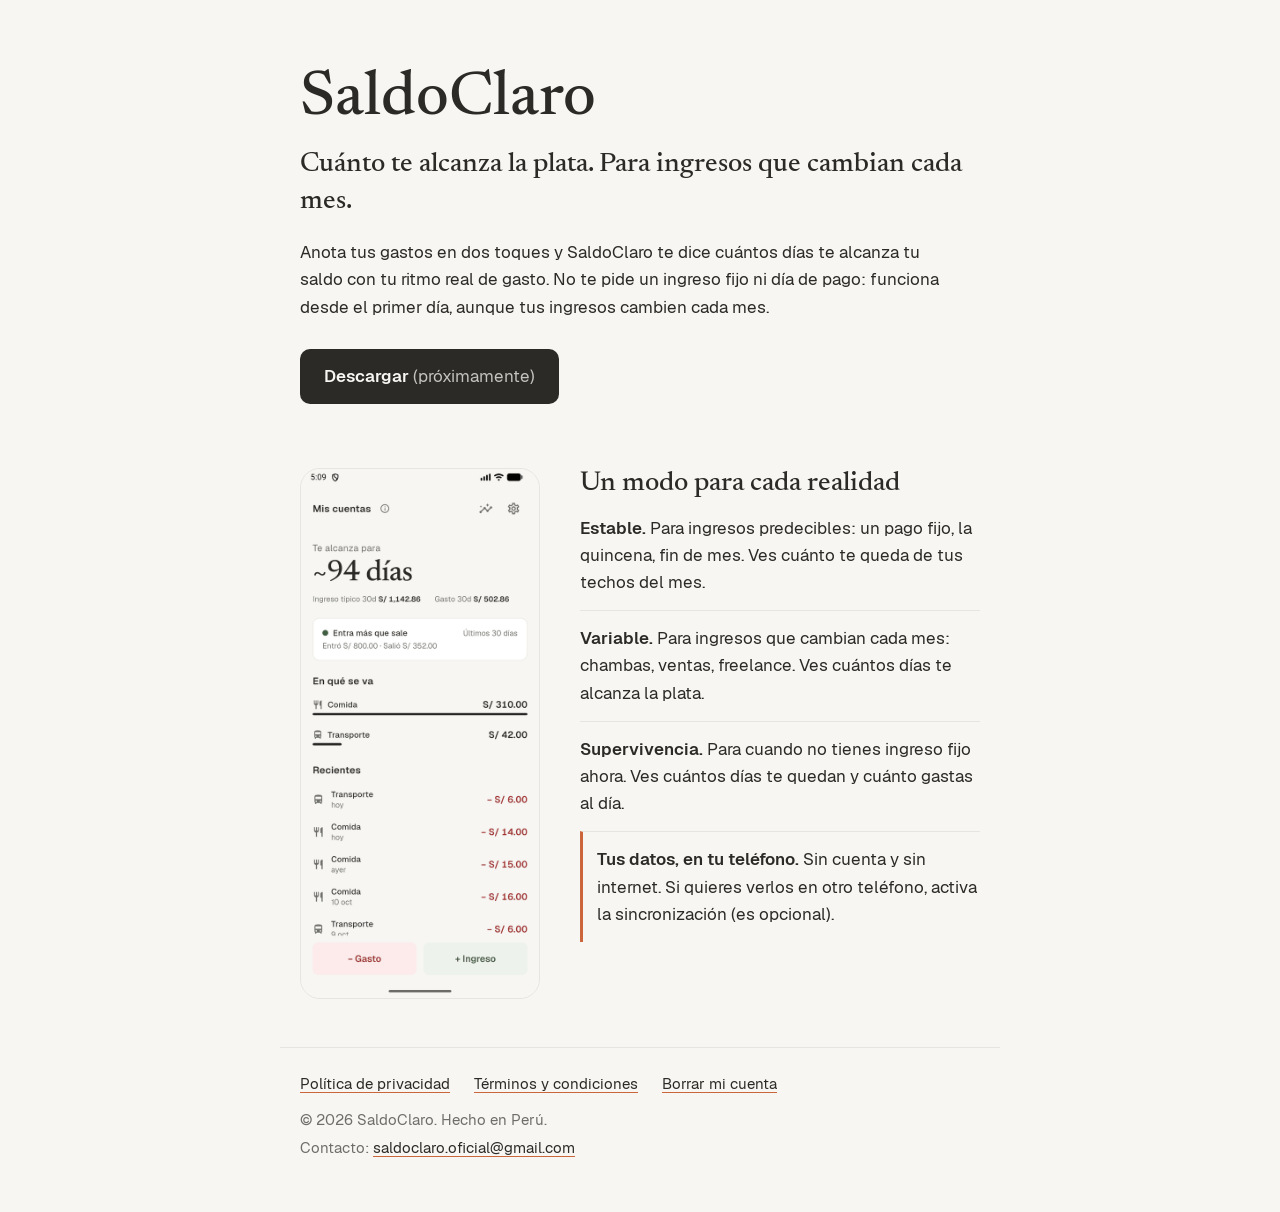
<file: docs/landing/index.html>
<!DOCTYPE html>
<html lang="es">
<head>
  <meta charset="utf-8">
  <meta name="viewport" content="width=device-width, initial-scale=1">
  <title>SaldoClaro: cuánto te alcanza la plata</title>
  <meta name="description" content="Cuánto te alcanza la plata. Para ingresos que cambian cada mes. Funciona sin cuenta y sin internet. La sincronización con la nube es opcional.">
  <link rel="stylesheet" href="styles.css">
</head>
<body>
  <main>
    <header class="hero">
      <h1>SaldoClaro</h1>
      <p class="lead">Cuánto te alcanza la plata. Para ingresos que cambian cada mes.</p>
      <p>Anota tus gastos en dos toques y SaldoClaro te dice cuántos días te alcanza tu saldo con tu ritmo real de gasto. No te pide un ingreso fijo ni día de pago: funciona desde el primer día, aunque tus ingresos cambien cada mes.</p>
      <a class="button" href="#descargar" id="descargar">Descargar <span class="note">(próximamente)</span></a>
    </header>

    <section class="show" aria-labelledby="modos">
      <img src="home.png" width="540" height="1200" alt="Pantalla principal de SaldoClaro en modo Variable: te alcanza para unos 94 días, con el ingreso típico y el gasto de 30 días.">
      <div>
        <h2 id="modos">Un modo para cada realidad</h2>
        <ul class="points">
          <li><strong>Estable.</strong> Para ingresos predecibles: un pago fijo, la quincena, fin de mes. Ves cuánto te queda de tus techos del mes.</li>
          <li><strong>Variable.</strong> Para ingresos que cambian cada mes: chambas, ventas, freelance. Ves cuántos días te alcanza la plata.</li>
          <li><strong>Supervivencia.</strong> Para cuando no tienes ingreso fijo ahora. Ves cuántos días te quedan y cuánto gastas al día.</li>
          <li class="private"><strong>Tus datos, en tu teléfono.</strong> Sin cuenta y sin internet. Si quieres verlos en otro teléfono, activa la sincronización (es opcional).</li>
        </ul>
      </div>
    </section>
  </main>

  <footer>
    <nav aria-label="Legal">
      <a href="privacidad.html">Política de privacidad</a>
      <a href="terminos.html">Términos y condiciones</a>
      <a href="borrar-cuenta.html">Borrar mi cuenta</a>
    </nav>
    <p>© 2026 SaldoClaro. Hecho en Perú.</p>
    <p>Contacto: <a href="mailto:saldoclaro.oficial@gmail.com">saldoclaro.oficial@gmail.com</a></p>
  </footer>
</body>
</html>
</file>
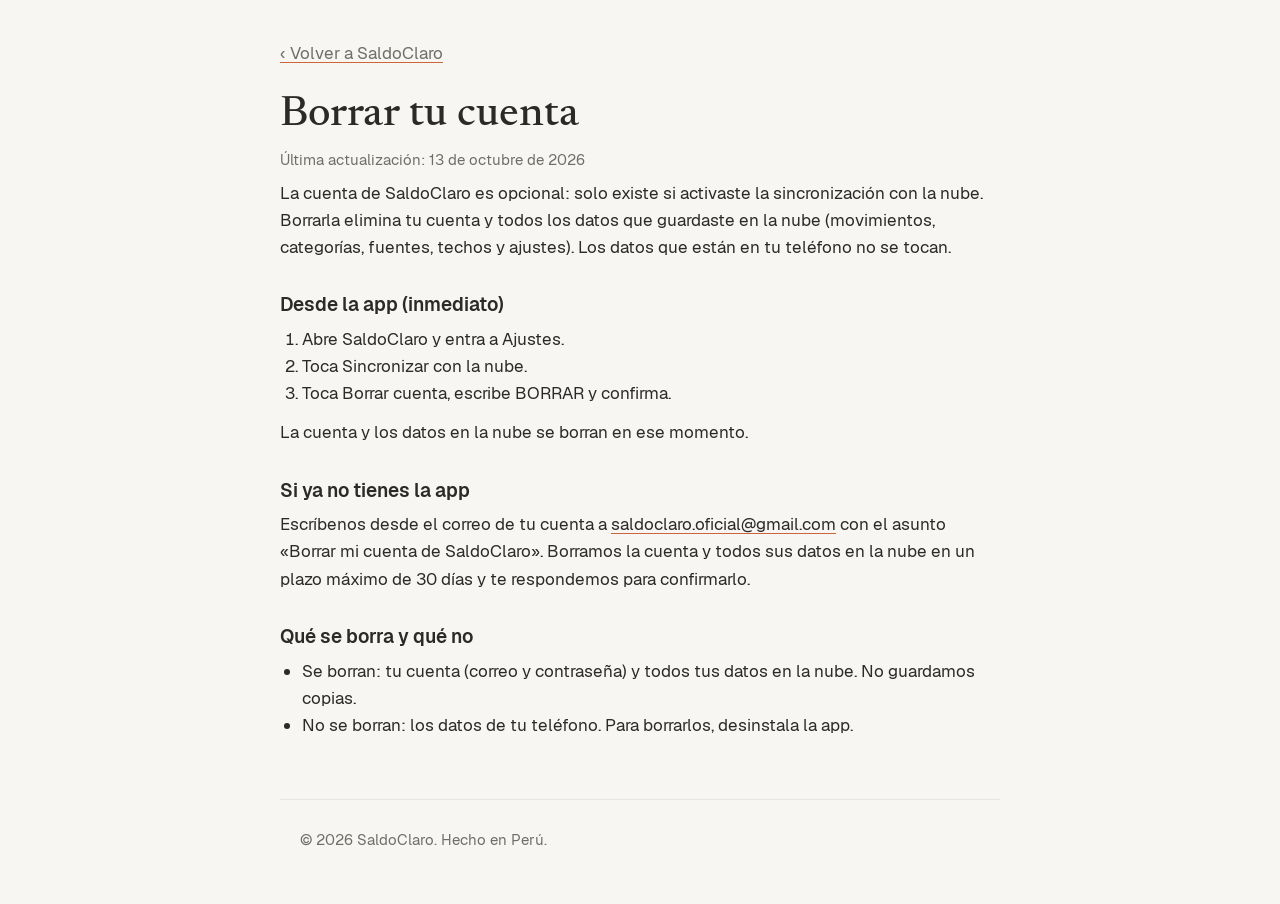
<file: docs/landing/borrar-cuenta.html>
<!DOCTYPE html>
<html lang="es">
<head>
  <meta charset="utf-8">
  <meta name="viewport" content="width=device-width, initial-scale=1">
  <title>Borrar tu cuenta | SaldoClaro</title>
  <link rel="stylesheet" href="styles.css">
</head>
<body>
  <main class="legal">
    <a class="back" href="index.html">‹ Volver a SaldoClaro</a>
    <h1>Borrar tu cuenta</h1>
    <p class="updated">Última actualización: 13 de octubre de 2026</p>

    <p>La cuenta de SaldoClaro es opcional: solo existe si activaste la sincronización con la nube. Borrarla elimina tu cuenta y todos los datos que guardaste en la nube (movimientos, categorías, fuentes, techos y ajustes). Los datos que están en tu teléfono no se tocan.</p>

    <h2>Desde la app (inmediato)</h2>
    <ol>
      <li>Abre SaldoClaro y entra a Ajustes.</li>
      <li>Toca Sincronizar con la nube.</li>
      <li>Toca Borrar cuenta, escribe BORRAR y confirma.</li>
    </ol>
    <p>La cuenta y los datos en la nube se borran en ese momento.</p>

    <h2>Si ya no tienes la app</h2>
    <p>Escríbenos desde el correo de tu cuenta a <a href="mailto:saldoclaro.oficial@gmail.com?subject=Borrar%20mi%20cuenta%20de%20SaldoClaro&amp;body=Quiero%20borrar%20mi%20cuenta%20de%20SaldoClaro%20y%20todos%20mis%20datos%20en%20la%20nube.%20Mi%20correo%20de%20la%20cuenta%20es%3A%20">saldoclaro.oficial@gmail.com</a> con el asunto «Borrar mi cuenta de SaldoClaro». Borramos la cuenta y todos sus datos en la nube en un plazo máximo de 30 días y te respondemos para confirmarlo.</p>

    <h2>Qué se borra y qué no</h2>
    <ul>
      <li>Se borran: tu cuenta (correo y contraseña) y todos tus datos en la nube. No guardamos copias.</li>
      <li>No se borran: los datos de tu teléfono. Para borrarlos, desinstala la app.</li>
    </ul>
  </main>
  <footer>
    <p>© 2026 SaldoClaro. Hecho en Perú.</p>
  </footer>
</body>
</html>
</file>
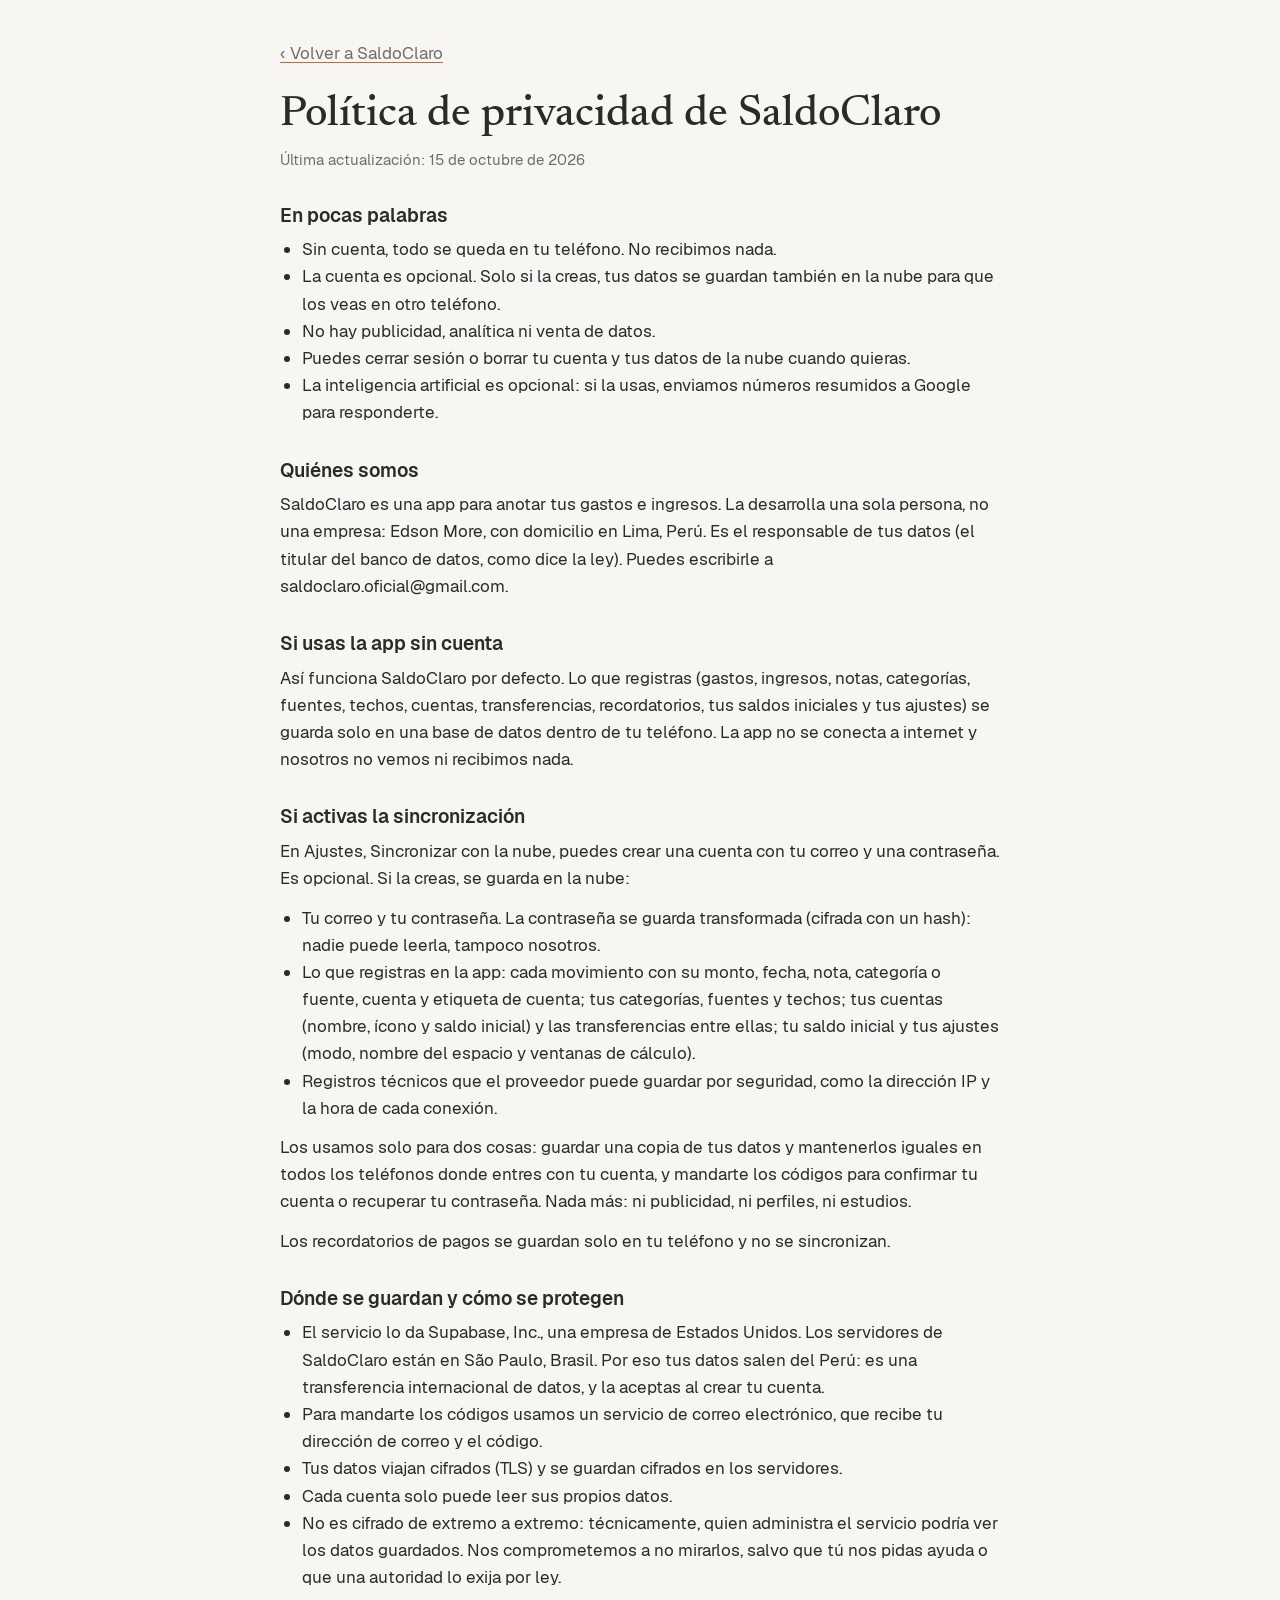
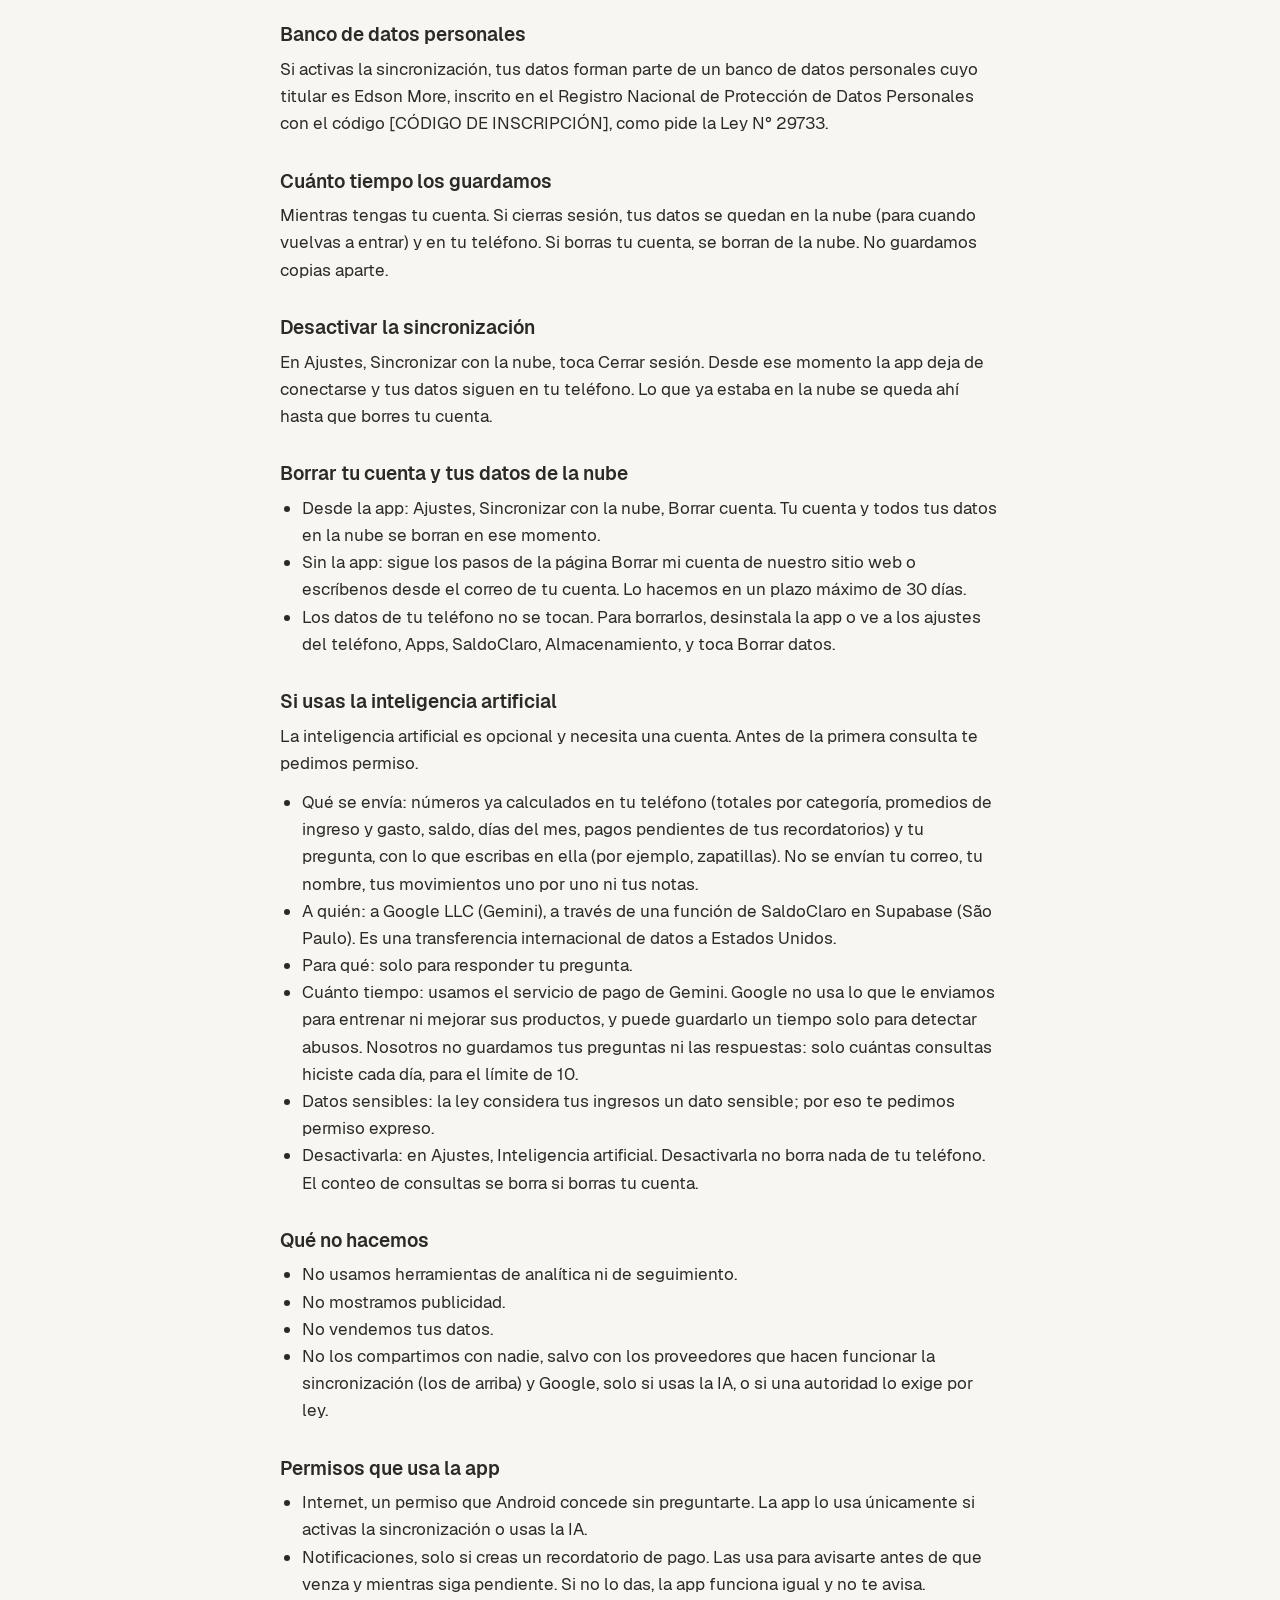
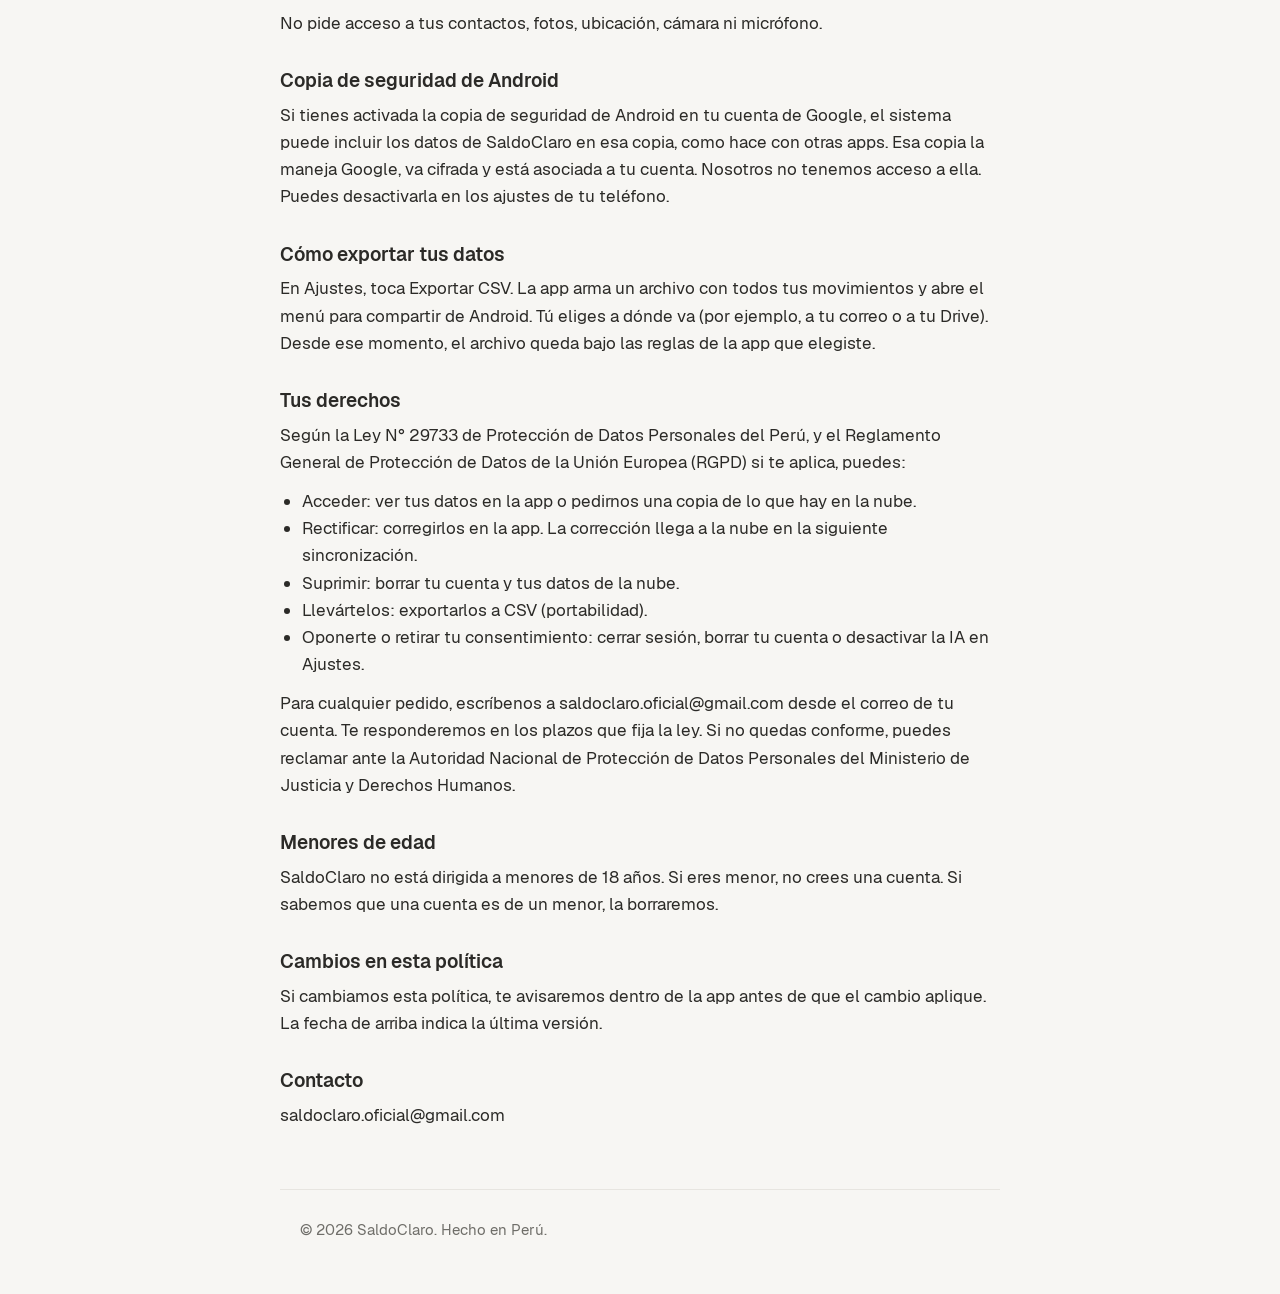
<file: docs/landing/privacidad.html>
<!DOCTYPE html>
<html lang="es">
<head>
  <meta charset="utf-8">
  <meta name="viewport" content="width=device-width, initial-scale=1">
  <title>Política de privacidad | SaldoClaro</title>
  <link rel="stylesheet" href="styles.css">
</head>
<body>
  <main class="legal">
    <a class="back" href="index.html">‹ Volver a SaldoClaro</a>
    <h1>Política de privacidad de SaldoClaro</h1>
    <p class="updated">Última actualización: 15 de octubre de 2026</p>
    <h2>En pocas palabras</h2>
    <ul>
      <li>Sin cuenta, todo se queda en tu teléfono. No recibimos nada.</li>
      <li>La cuenta es opcional. Solo si la creas, tus datos se guardan también en la nube para que los veas en otro teléfono.</li>
      <li>No hay publicidad, analítica ni venta de datos.</li>
      <li>Puedes cerrar sesión o borrar tu cuenta y tus datos de la nube cuando quieras.</li>
      <li>La inteligencia artificial es opcional: si la usas, enviamos números resumidos a Google para responderte.</li>
    </ul>
    <h2>Quiénes somos</h2>
    <p>SaldoClaro es una app para anotar tus gastos e ingresos. La desarrolla una sola persona, no una empresa: Edson More, con domicilio en Lima, Perú. Es el responsable de tus datos (el titular del banco de datos, como dice la ley). Puedes escribirle a saldoclaro.oficial@gmail.com.</p>
    <h2>Si usas la app sin cuenta</h2>
    <p>Así funciona SaldoClaro por defecto. Lo que registras (gastos, ingresos, notas, categorías, fuentes, techos, cuentas, transferencias, recordatorios, tus saldos iniciales y tus ajustes) se guarda solo en una base de datos dentro de tu teléfono. La app no se conecta a internet y nosotros no vemos ni recibimos nada.</p>
    <h2>Si activas la sincronización</h2>
    <p>En Ajustes, Sincronizar con la nube, puedes crear una cuenta con tu correo y una contraseña. Es opcional. Si la creas, se guarda en la nube:</p>
    <ul>
      <li>Tu correo y tu contraseña. La contraseña se guarda transformada (cifrada con un hash): nadie puede leerla, tampoco nosotros.</li>
      <li>Lo que registras en la app: cada movimiento con su monto, fecha, nota, categoría o fuente, cuenta y etiqueta de cuenta; tus categorías, fuentes y techos; tus cuentas (nombre, ícono y saldo inicial) y las transferencias entre ellas; tu saldo inicial y tus ajustes (modo, nombre del espacio y ventanas de cálculo).</li>
      <li>Registros técnicos que el proveedor puede guardar por seguridad, como la dirección IP y la hora de cada conexión.</li>
    </ul>
    <p>Los usamos solo para dos cosas: guardar una copia de tus datos y mantenerlos iguales en todos los teléfonos donde entres con tu cuenta, y mandarte los códigos para confirmar tu cuenta o recuperar tu contraseña. Nada más: ni publicidad, ni perfiles, ni estudios.</p>
    <p>Los recordatorios de pagos se guardan solo en tu teléfono y no se sincronizan.</p>
    <h2>Dónde se guardan y cómo se protegen</h2>
    <ul>
      <li>El servicio lo da Supabase, Inc., una empresa de Estados Unidos. Los servidores de SaldoClaro están en São Paulo, Brasil. Por eso tus datos salen del Perú: es una transferencia internacional de datos, y la aceptas al crear tu cuenta.</li>
      <li>Para mandarte los códigos usamos un servicio de correo electrónico, que recibe tu dirección de correo y el código.</li>
      <li>Tus datos viajan cifrados (TLS) y se guardan cifrados en los servidores.</li>
      <li>Cada cuenta solo puede leer sus propios datos.</li>
      <li>No es cifrado de extremo a extremo: técnicamente, quien administra el servicio podría ver los datos guardados. Nos comprometemos a no mirarlos, salvo que tú nos pidas ayuda o que una autoridad lo exija por ley.</li>
    </ul>
    <h2>Banco de datos personales</h2>
    <p>Si activas la sincronización, tus datos forman parte de un banco de datos personales cuyo titular es Edson More, inscrito en el Registro Nacional de Protección de Datos Personales con el código [CÓDIGO DE INSCRIPCIÓN], como pide la Ley N° 29733.</p>
    <h2>Cuánto tiempo los guardamos</h2>
    <p>Mientras tengas tu cuenta. Si cierras sesión, tus datos se quedan en la nube (para cuando vuelvas a entrar) y en tu teléfono. Si borras tu cuenta, se borran de la nube. No guardamos copias aparte.</p>
    <h2>Desactivar la sincronización</h2>
    <p>En Ajustes, Sincronizar con la nube, toca Cerrar sesión. Desde ese momento la app deja de conectarse y tus datos siguen en tu teléfono. Lo que ya estaba en la nube se queda ahí hasta que borres tu cuenta.</p>
    <h2>Borrar tu cuenta y tus datos de la nube</h2>
    <ul>
      <li>Desde la app: Ajustes, Sincronizar con la nube, Borrar cuenta. Tu cuenta y todos tus datos en la nube se borran en ese momento.</li>
      <li>Sin la app: sigue los pasos de la página Borrar mi cuenta de nuestro sitio web o escríbenos desde el correo de tu cuenta. Lo hacemos en un plazo máximo de 30 días.</li>
      <li>Los datos de tu teléfono no se tocan. Para borrarlos, desinstala la app o ve a los ajustes del teléfono, Apps, SaldoClaro, Almacenamiento, y toca Borrar datos.</li>
    </ul>
    <h2>Si usas la inteligencia artificial</h2>
    <p>La inteligencia artificial es opcional y necesita una cuenta. Antes de la primera consulta te pedimos permiso.</p>
    <ul>
      <li>Qué se envía: números ya calculados en tu teléfono (totales por categoría, promedios de ingreso y gasto, saldo, días del mes, pagos pendientes de tus recordatorios) y tu pregunta, con lo que escribas en ella (por ejemplo, zapatillas). No se envían tu correo, tu nombre, tus movimientos uno por uno ni tus notas.</li>
      <li>A quién: a Google LLC (Gemini), a través de una función de SaldoClaro en Supabase (São Paulo). Es una transferencia internacional de datos a Estados Unidos.</li>
      <li>Para qué: solo para responder tu pregunta.</li>
      <li>Cuánto tiempo: usamos el servicio de pago de Gemini. Google no usa lo que le enviamos para entrenar ni mejorar sus productos, y puede guardarlo un tiempo solo para detectar abusos. Nosotros no guardamos tus preguntas ni las respuestas: solo cuántas consultas hiciste cada día, para el límite de 10.</li>
      <li>Datos sensibles: la ley considera tus ingresos un dato sensible; por eso te pedimos permiso expreso.</li>
      <li>Desactivarla: en Ajustes, Inteligencia artificial. Desactivarla no borra nada de tu teléfono. El conteo de consultas se borra si borras tu cuenta.</li>
    </ul>
    <h2>Qué no hacemos</h2>
    <ul>
      <li>No usamos herramientas de analítica ni de seguimiento.</li>
      <li>No mostramos publicidad.</li>
      <li>No vendemos tus datos.</li>
      <li>No los compartimos con nadie, salvo con los proveedores que hacen funcionar la sincronización (los de arriba) y Google, solo si usas la IA, o si una autoridad lo exige por ley.</li>
    </ul>
    <h2>Permisos que usa la app</h2>
    <ul>
      <li>Internet, un permiso que Android concede sin preguntarte. La app lo usa únicamente si activas la sincronización o usas la IA.</li>
      <li>Notificaciones, solo si creas un recordatorio de pago. Las usa para avisarte antes de que venza y mientras siga pendiente. Si no lo das, la app funciona igual y no te avisa.</li>
    </ul>
    <p>No pide acceso a tus contactos, fotos, ubicación, cámara ni micrófono.</p>
    <h2>Copia de seguridad de Android</h2>
    <p>Si tienes activada la copia de seguridad de Android en tu cuenta de Google, el sistema puede incluir los datos de SaldoClaro en esa copia, como hace con otras apps. Esa copia la maneja Google, va cifrada y está asociada a tu cuenta. Nosotros no tenemos acceso a ella. Puedes desactivarla en los ajustes de tu teléfono.</p>
    <h2>Cómo exportar tus datos</h2>
    <p>En Ajustes, toca Exportar CSV. La app arma un archivo con todos tus movimientos y abre el menú para compartir de Android. Tú eliges a dónde va (por ejemplo, a tu correo o a tu Drive). Desde ese momento, el archivo queda bajo las reglas de la app que elegiste.</p>
    <h2>Tus derechos</h2>
    <p>Según la Ley N° 29733 de Protección de Datos Personales del Perú, y el Reglamento General de Protección de Datos de la Unión Europea (RGPD) si te aplica, puedes:</p>
    <ul>
      <li>Acceder: ver tus datos en la app o pedirnos una copia de lo que hay en la nube.</li>
      <li>Rectificar: corregirlos en la app. La corrección llega a la nube en la siguiente sincronización.</li>
      <li>Suprimir: borrar tu cuenta y tus datos de la nube.</li>
      <li>Llevártelos: exportarlos a CSV (portabilidad).</li>
      <li>Oponerte o retirar tu consentimiento: cerrar sesión, borrar tu cuenta o desactivar la IA en Ajustes.</li>
    </ul>
    <p>Para cualquier pedido, escríbenos a saldoclaro.oficial@gmail.com desde el correo de tu cuenta. Te responderemos en los plazos que fija la ley. Si no quedas conforme, puedes reclamar ante la Autoridad Nacional de Protección de Datos Personales del Ministerio de Justicia y Derechos Humanos.</p>
    <h2>Menores de edad</h2>
    <p>SaldoClaro no está dirigida a menores de 18 años. Si eres menor, no crees una cuenta. Si sabemos que una cuenta es de un menor, la borraremos.</p>
    <h2>Cambios en esta política</h2>
    <p>Si cambiamos esta política, te avisaremos dentro de la app antes de que el cambio aplique. La fecha de arriba indica la última versión.</p>
    <h2>Contacto</h2>
    <p>saldoclaro.oficial@gmail.com</p>
  </main>
  <footer>
    <p>© 2026 SaldoClaro. Hecho en Perú.</p>
  </footer>
</body>
</html>
</file>
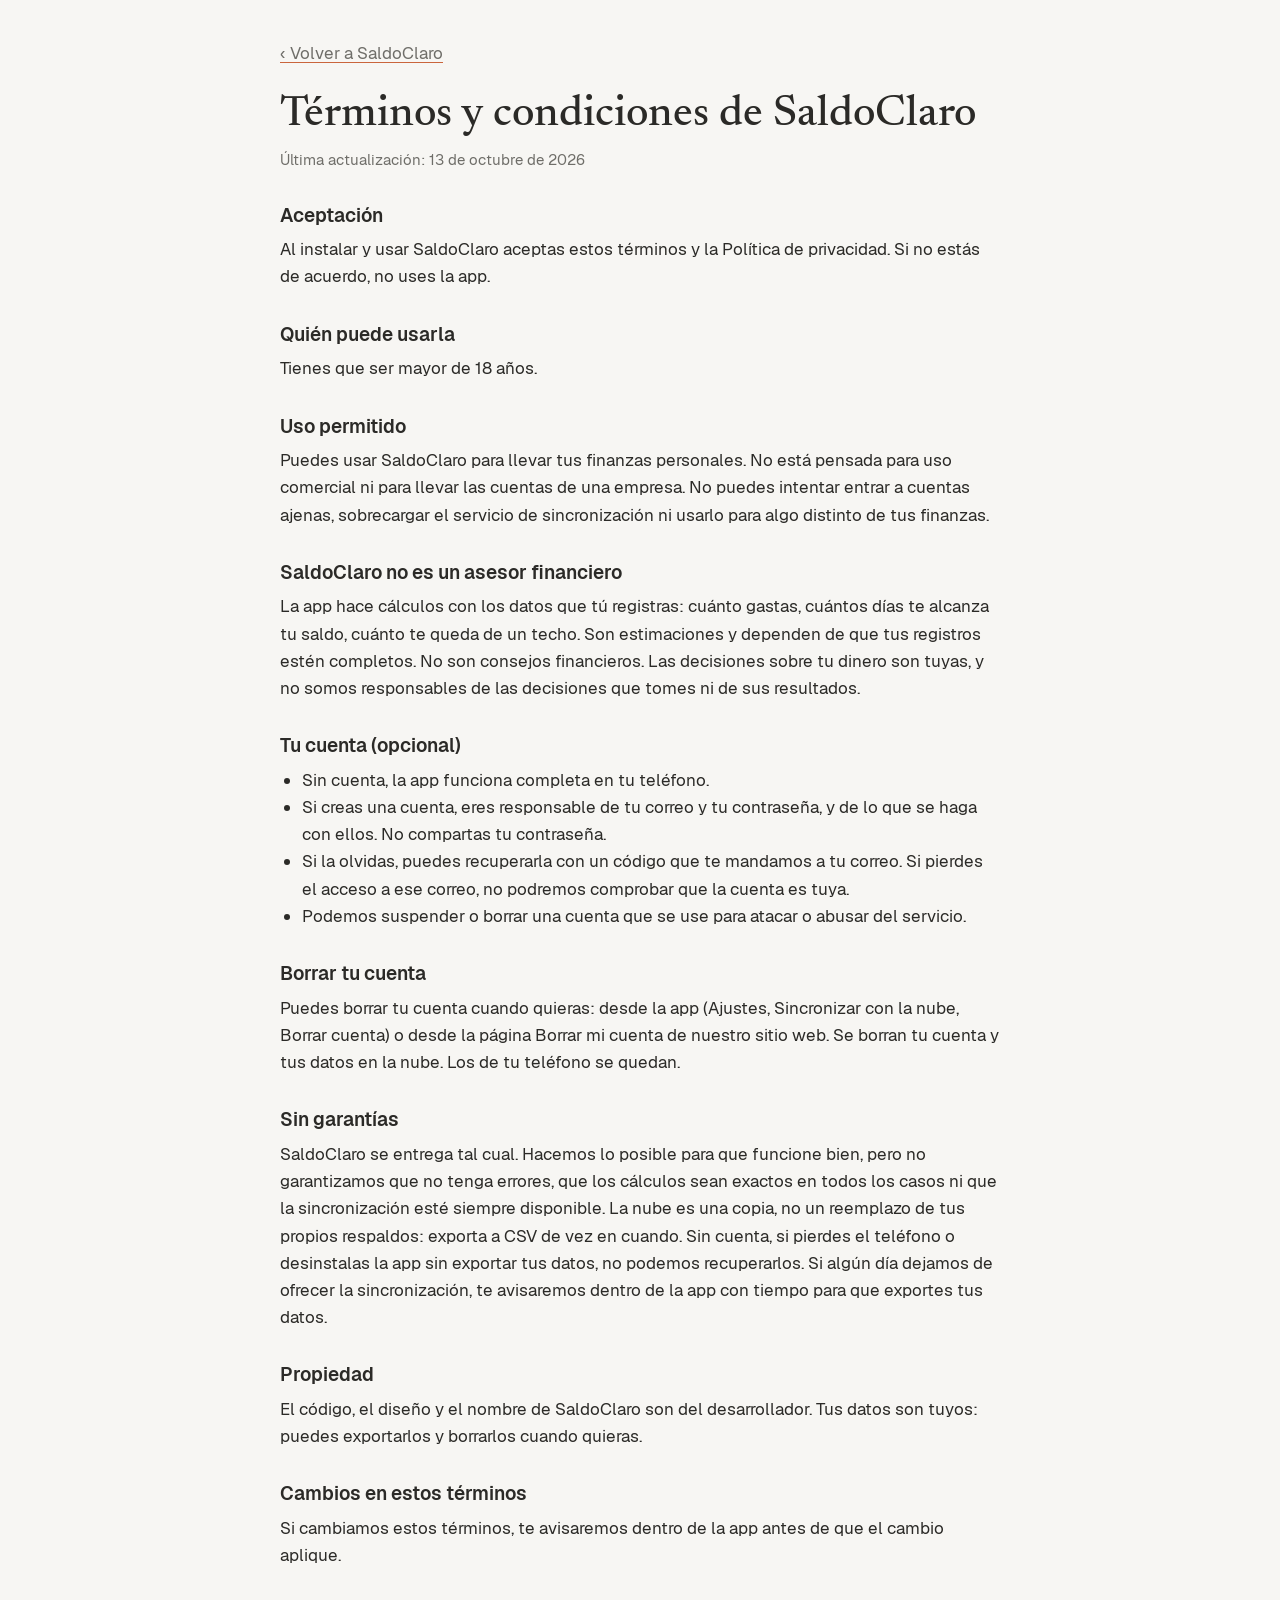
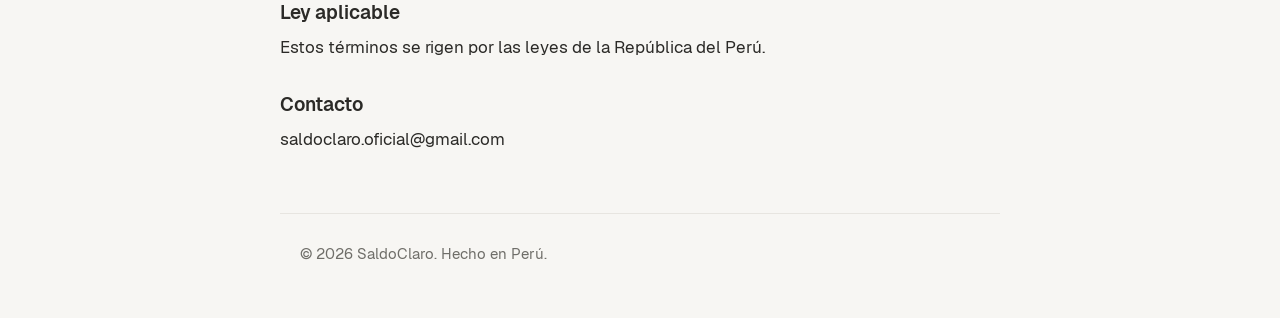
<file: docs/landing/terminos.html>
<!DOCTYPE html>
<html lang="es">
<head>
  <meta charset="utf-8">
  <meta name="viewport" content="width=device-width, initial-scale=1">
  <title>Términos y condiciones | SaldoClaro</title>
  <link rel="stylesheet" href="styles.css">
</head>
<body>
  <main class="legal">
    <a class="back" href="index.html">‹ Volver a SaldoClaro</a>
    <h1>Términos y condiciones de SaldoClaro</h1>
    <p class="updated">Última actualización: 13 de octubre de 2026</p>
    <h2>Aceptación</h2>
    <p>Al instalar y usar SaldoClaro aceptas estos términos y la Política de privacidad. Si no estás de acuerdo, no uses la app.</p>
    <h2>Quién puede usarla</h2>
    <p>Tienes que ser mayor de 18 años.</p>
    <h2>Uso permitido</h2>
    <p>Puedes usar SaldoClaro para llevar tus finanzas personales. No está pensada para uso comercial ni para llevar las cuentas de una empresa. No puedes intentar entrar a cuentas ajenas, sobrecargar el servicio de sincronización ni usarlo para algo distinto de tus finanzas.</p>
    <h2>SaldoClaro no es un asesor financiero</h2>
    <p>La app hace cálculos con los datos que tú registras: cuánto gastas, cuántos días te alcanza tu saldo, cuánto te queda de un techo. Son estimaciones y dependen de que tus registros estén completos. No son consejos financieros. Las decisiones sobre tu dinero son tuyas, y no somos responsables de las decisiones que tomes ni de sus resultados.</p>
    <h2>Tu cuenta (opcional)</h2>
    <ul>
      <li>Sin cuenta, la app funciona completa en tu teléfono.</li>
      <li>Si creas una cuenta, eres responsable de tu correo y tu contraseña, y de lo que se haga con ellos. No compartas tu contraseña.</li>
      <li>Si la olvidas, puedes recuperarla con un código que te mandamos a tu correo. Si pierdes el acceso a ese correo, no podremos comprobar que la cuenta es tuya.</li>
      <li>Podemos suspender o borrar una cuenta que se use para atacar o abusar del servicio.</li>
    </ul>
    <h2>Borrar tu cuenta</h2>
    <p>Puedes borrar tu cuenta cuando quieras: desde la app (Ajustes, Sincronizar con la nube, Borrar cuenta) o desde la página Borrar mi cuenta de nuestro sitio web. Se borran tu cuenta y tus datos en la nube. Los de tu teléfono se quedan.</p>
    <h2>Sin garantías</h2>
    <p>SaldoClaro se entrega tal cual. Hacemos lo posible para que funcione bien, pero no garantizamos que no tenga errores, que los cálculos sean exactos en todos los casos ni que la sincronización esté siempre disponible. La nube es una copia, no un reemplazo de tus propios respaldos: exporta a CSV de vez en cuando. Sin cuenta, si pierdes el teléfono o desinstalas la app sin exportar tus datos, no podemos recuperarlos. Si algún día dejamos de ofrecer la sincronización, te avisaremos dentro de la app con tiempo para que exportes tus datos.</p>
    <h2>Propiedad</h2>
    <p>El código, el diseño y el nombre de SaldoClaro son del desarrollador. Tus datos son tuyos: puedes exportarlos y borrarlos cuando quieras.</p>
    <h2>Cambios en estos términos</h2>
    <p>Si cambiamos estos términos, te avisaremos dentro de la app antes de que el cambio aplique.</p>
    <h2>Ley aplicable</h2>
    <p>Estos términos se rigen por las leyes de la República del Perú.</p>
    <h2>Contacto</h2>
    <p>saldoclaro.oficial@gmail.com</p>
  </main>
  <footer>
    <p>© 2026 SaldoClaro. Hecho en Perú.</p>
  </footer>
</body>
</html>
</file>
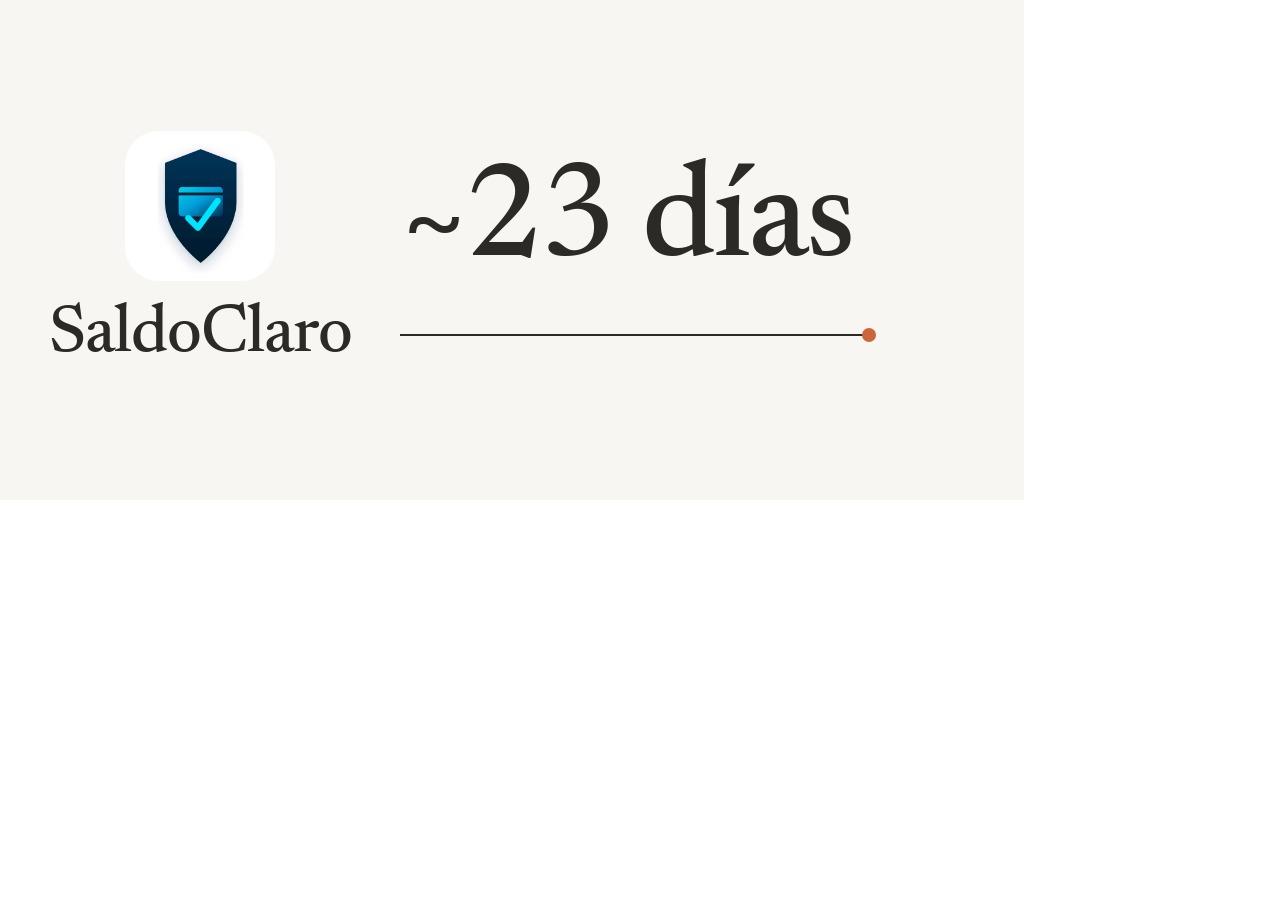
<file: docs/play-store/feature-graphic.html>
<!DOCTYPE html>
<!-- Fuente del feature graphic (1024 × 500). Se exporta con Chrome headless:
     ver docs/play-store/feature-graphic.md. Sin dependencias externas. -->
<html lang="es">
<head>
  <meta charset="utf-8">
  <title>SaldoClaro feature graphic</title>
  <style>
    @font-face {
      font-family: "Newsreader";
      src: url("../landing/fonts/Newsreader16pt-Medium.woff2") format("woff2");
      font-weight: 500;
    }
    html, body { margin: 0; }
    .canvas {
      width: 1024px;
      height: 500px;
      background: #f7f6f3;
      color: #2b2a27;
      font-family: "Newsreader", serif;
      font-weight: 500;
      display: grid;
      grid-template-columns: 400px 1fr;
      align-items: center;
      overflow: hidden;
    }
    .brand { display: flex; flex-direction: column; align-items: center; gap: 20px; }
    .brand img { width: 150px; height: 150px; border-radius: 34px; }
    .brand span { font-size: 68px; line-height: 1; letter-spacing: -1px; }
    .number { padding-right: 70px; }
    .number span { display: block; font-size: 136px; line-height: 1; letter-spacing: -3px; }
    .number svg { display: block; margin-top: 34px; }
  </style>
</head>
<body>
  <div class="canvas">
    <div class="brand">
      <img src="../../assets/icons/logo-app-1024.png" alt="">
      <span>SaldoClaro</span>
    </div>
    <div class="number">
      <span>~23 días</span>
      <!-- Línea de reserva (2 px, tinta) y el punto terracota de "hoy". -->
      <svg width="480" height="20" viewBox="0 0 480 20" aria-hidden="true">
        <line x1="0" y1="10" x2="466" y2="10" stroke="#2b2a27" stroke-width="2" stroke-linecap="round"/>
        <circle cx="469" cy="10" r="7" fill="#ca653c"/>
      </svg>
    </div>
  </div>
</body>
</html>
</file>
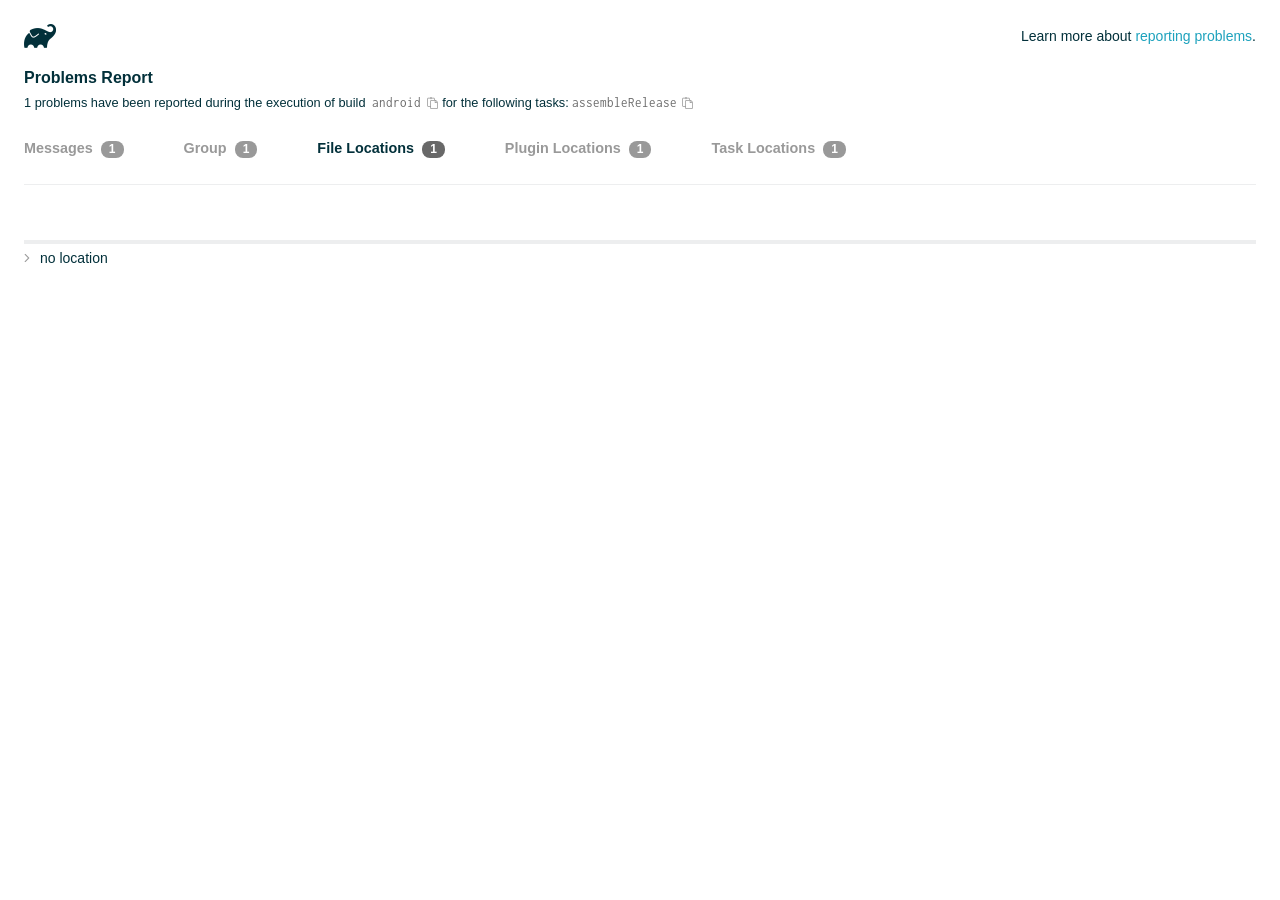
<file: android/build/reports/problems/problems-report.html>
<!DOCTYPE html>

<html lang="en">
<head>
    <!-- Required meta tags -->
    <meta charset="utf-8">
    <meta name="viewport" content="width=device-width, initial-scale=1, shrink-to-fit=no">

                    <style type="text/css">
                /*! normalize.css v7.0.0 | MIT License | github.com/necolas/normalize.css */
html {
    line-height: 1.15;
    -ms-text-size-adjust: 100%;
    -webkit-text-size-adjust: 100%
}

body {
    margin: 0
}

article, aside, footer, header, nav, section {
    display: block
}

h1 {
    font-size: 2em;
    margin: .67em 0
}

figcaption, figure, main {
    display: block
}

figure {
    margin: 1em 40px
}

hr {
    box-sizing: content-box;
    height: 0;
    overflow: visible
}

pre {
    font-family: monospace, monospace;
    font-size: 1em
}

a {
    background-color: transparent;
    -webkit-text-decoration-skip: objects
}

abbr[title] {
    border-bottom: none;
    text-decoration: underline;
    text-decoration: underline dotted
}

b, strong {
    font-weight: inherit
}

b, strong {
    font-weight: bolder
}

code, kbd, samp {
    font-family: monospace, monospace;
    font-size: 1em
}

dfn {
    font-style: italic
}

mark {
    background-color: #ff0;
    color: #000
}

small {
    font-size: 80%
}

sub, sup {
    font-size: 75%;
    line-height: 0;
    position: relative;
    vertical-align: baseline
}

sub {
    bottom: -.25em
}

sup {
    top: -.5em
}

audio, video {
    display: inline-block
}

audio:not([controls]) {
    display: none;
    height: 0
}

img {
    border-style: none
}

svg:not(:root) {
    overflow: hidden
}

button, input, optgroup, select, textarea {
    font-family: sans-serif;
    font-size: 100%;
    line-height: 1.15;
    margin: 0
}

button, input {
    overflow: visible
}

button, select {
    text-transform: none
}

[type=reset], [type=submit], button, html [type=button] {
    -webkit-appearance: button
}

[type=button]::-moz-focus-inner, [type=reset]::-moz-focus-inner, [type=submit]::-moz-focus-inner, button::-moz-focus-inner {
    border-style: none;
    padding: 0
}

[type=button]:-moz-focusring, [type=reset]:-moz-focusring, [type=submit]:-moz-focusring, button:-moz-focusring {
    outline: 1px dotted ButtonText
}

fieldset {
    padding: .35em .75em .625em
}

legend {
    box-sizing: border-box;
    color: inherit;
    display: table;
    max-width: 100%;
    padding: 0;
    white-space: normal
}

progress {
    display: inline-block;
    vertical-align: baseline
}

textarea {
    overflow: auto
}

[type=checkbox], [type=radio] {
    box-sizing: border-box;
    padding: 0
}

[type=number]::-webkit-inner-spin-button, [type=number]::-webkit-outer-spin-button {
    height: auto
}

[type=search] {
    -webkit-appearance: textfield;
    outline-offset: -2px
}

[type=search]::-webkit-search-cancel-button, [type=search]::-webkit-search-decoration {
    -webkit-appearance: none
}

::-webkit-file-upload-button {
    -webkit-appearance: button;
    font: inherit
}

details, menu {
    display: block
}

summary {
    display: list-item
}

canvas {
    display: inline-block
}

template {
    display: none
}

[hidden] {
    display: none
}

/* configuration cache styles */

.report-wrapper {
    margin: 0;
    padding: 0 24px;
}

.gradle-logo {
    width: 32px;
    height: 24px;
    background-image: url("[data-uri]");
    background-size: contain;
}

.header {
    display: flex;
    flex-wrap: wrap;
    position: fixed;
    top: 0;
    left: 0;
    width: 100%;
    padding: 24px 24px 0 24px;
    background-color: white;
    z-index: 1;
}

.learn-more {
    margin-left: auto;
    align-self: center;
    font-size: 0.875rem;
    font-weight: normal;
}

.title {
    display: flex;
    align-items: center;
    padding: 18px 0 24px 0;
    flex: 1 0 100%;
}

.content {
    font-size: 0.875rem;
    padding: 240px 0 48px;
    overflow-x: auto;
    white-space: nowrap;
}

.content ol:first-of-type {
    margin: 0;
}

.tree-btn {
    cursor: pointer;
    display: inline-block;
    width: 16px;
    height: 16px;
    background-size: contain;
    background-repeat: no-repeat;
    vertical-align: middle;
    margin-top: -0.2em;
}

.tree-btn.collapsed {
    background-image: url('data:image/svg+xml;utf8,<svg xmlns="http://www.w3.org/2000/svg" viewBox="0 0 192 512"><path d="M166.9 264.5l-117.8 116c-4.7 4.7-12.3 4.7-17 0l-7.1-7.1c-4.7-4.7-4.7-12.3 0-17L127.3 256 25.1 155.6c-4.7-4.7-4.7-12.3 0-17l7.1-7.1c4.7-4.7 12.3-4.7 17 0l117.8 116c4.6 4.7 4.6 12.3-.1 17z" fill="%23999999" stroke="%23999999"/></svg>');
}

.tree-btn.expanded {
    background-image: url('data:image/svg+xml;utf8,<svg xmlns="http://www.w3.org/2000/svg" viewBox="0 0 256 512"><path d="M119.5 326.9L3.5 209.1c-4.7-4.7-4.7-12.3 0-17l7.1-7.1c4.7-4.7 12.3-4.7 17 0L128 287.3l100.4-102.2c4.7-4.7 12.3-4.7 17 0l7.1 7.1c4.7 4.7 4.7 12.3 0 17L136.5 327c-4.7 4.6-12.3 4.6-17-.1z" fill="%23999999" stroke="%23999999"/></svg>');
}

ul .tree-btn {
    margin-right: 3px;
}

.leaf-icon {
    display: inline-block;
    width: 16px;
    height: 16px;
    background-image: url('data:image/svg+xml;utf8,<svg xmlns="http://www.w3.org/2000/svg" viewBox="0 0 256 512"><path d="M32 256 H224" stroke="%23999999" stroke-width="48" stroke-linecap="round"/></svg>');
    background-size: contain;
    background-repeat: no-repeat;
    vertical-align: middle;
    margin-top: -0.2em;
}

.invisible-text {
    user-select: all; /* Allow the text to be selectable */
    color: transparent; /* Hide the text */
    text-indent: -9999px; /* Move the text out of view */
    position: relative;
    white-space: pre; /* Preserve meaningful whitespace in the invisible text for copying */
}

.text-for-copy {
    display: inline-block;
}

.enum-icon {
    display: inline-block;
    width: 16px;
    height: 16px;
    background-image: url('data:image/svg+xml;utf8,<svg xmlns="http://www.w3.org/2000/svg" viewBox="0 0 1024 1024"><circle cx="512" cy="512" r="200" /></svg>');
    background-size: contain;
    background-repeat: no-repeat;
    vertical-align: middle;
    margin-inline-start: 0.5ex;
    margin-inline-end: 0.5ex;
    margin-top: -0.2em;
}

.error-icon {
    display: inline-block;
    width: 16px;
    height: 16px;
    background-image: url('data:image/svg+xml;utf8,<svg xmlns="http://www.w3.org/2000/svg" viewBox="0 0 320 512"><path d="M193.94 256L296.5 153.44l21.15-21.15c3.12-3.12 3.12-8.19 0-11.31l-22.63-22.63c-3.12-3.12-8.19-3.12-11.31 0L160 222.06 36.29 98.34c-3.12-3.12-8.19-3.12-11.31 0L2.34 120.97c-3.12 3.12-3.12 8.19 0 11.31L126.06 256 2.34 379.71c-3.12 3.12-3.12 8.19 0 11.31l22.63 22.63c3.12 3.12 8.19 3.12 11.31 0L160 289.94 262.56 392.5l21.15 21.15c3.12 3.12 8.19 3.12 11.31 0l22.63-22.63c3.12-3.12 3.12-8.19 0-11.31L193.94 256z" fill="%23FC461E" stroke="%23FC461E"/></svg>');
    background-size: contain;
    background-repeat: no-repeat;
    vertical-align: middle;
    margin-inline-start: 0.5ex;
    margin-inline-end: 0.5ex;
    margin-top: -0.2em;
}

.advice-icon {
    display: inline-block;
    width: 16px;
    height: 16px;
    background-image: url('data:image/svg+xml;utf8,<svg width="800px" height="800px" viewBox="-4.93 0 122.88 122.88" version="1.1" id="Layer_1" xmlns="http://www.w3.org/2000/svg" xmlns:xlink="http://www.w3.org/1999/xlink"  style="enable-background:new 0 0 113.01 122.88" xml:space="preserve"><g><path d="M44.13,102.06c-1.14,0.03-2.14-0.81-2.3-1.96c-0.17-1.2,0.64-2.31,1.82-2.54c-1.3-7.37-4.85-11.43-8.6-15.72 c-2.92-3.34-5.95-6.81-8.34-11.92c-2.35-5.03-3.64-10.23-3.6-15.63c0.05-5.4,1.42-10.96,4.4-16.71c0.02-0.04,0.04-0.07,0.06-0.11 l0,0c3.91-6.62,9.38-11.04,15.47-13.52c5.11-2.09,10.66-2.8,16.1-2.3c5.42,0.5,10.73,2.2,15.37,4.94 c5.9,3.49,10.75,8.67,13.42,15.21c1.44,3.54,2.42,7.49,2.54,11.82c0.12,4.31-0.62,8.96-2.61,13.88 c-2.66,6.59-6.18,10.68-9.47,14.51c-3.03,3.53-5.85,6.81-7.42,11.84c0.89,0.21,1.59,0.94,1.73,1.9c0.17,1.24-0.7,2.39-1.94,2.56 l-0.77,0.11c-0.14,1.09-0.23,2.26-0.27,3.51l0.25-0.04c1.24-0.17,2.39,0.7,2.56,1.94c0.17,1.24-0.7,2.39-1.94,2.56l-0.78,0.11 c0.01,0.15,0.02,0.3,0.03,0.45l0,0c0.07,0.88,0.08,1.73,0.03,2.54l0.13-0.02c1.25-0.15,2.38,0.74,2.54,1.98 c0.15,1.25-0.74,2.38-1.98,2.54l-1.68,0.21c-1.2,3.11-3.34,5.48-5.87,6.94c-1.74,1.01-3.67,1.59-5.61,1.71 c-1.97,0.12-3.96-0.25-5.78-1.13c-2.08-1.02-3.94-2.71-5.29-5.14c-0.65-0.33-1.13-0.97-1.23-1.75c-0.04-0.31-0.01-0.61,0.07-0.89 c-0.39-1.16-0.68-2.43-0.87-3.83l-0.07,0.01c-1.24,0.17-2.39-0.7-2.56-1.94c-0.17-1.24,0.7-2.39,1.94-2.56l0.54-0.08 C44.19,104.32,44.18,103.16,44.13,102.06L44.13,102.06z M2.18,58.86C1.01,58.89,0.04,57.98,0,56.81c-0.04-1.17,0.88-2.14,2.05-2.18 l8.7-0.3c1.17-0.04,2.14,0.88,2.18,2.05c0.04,1.17-0.88,2.14-2.05,2.18L2.18,58.86L2.18,58.86z M110.68,50.25 c1.16-0.12,2.2,0.73,2.32,1.89c0.12,1.16-0.73,2.2-1.89,2.32l-8.66,0.91c-1.16,0.12-2.2-0.73-2.32-1.89 c-0.12-1.16,0.73-2.2,1.89-2.32L110.68,50.25L110.68,50.25z M94.91,14.78c0.65-0.97,1.96-1.23,2.93-0.58 c0.97,0.65,1.23,1.96,0.58,2.93l-4.84,7.24c-0.65,0.97-1.96,1.23-2.93,0.58c-0.97-0.65-1.23-1.96-0.58-2.93L94.91,14.78 L94.91,14.78z M57.63,2.06c0.03-1.17,1-2.09,2.16-2.06c1.17,0.03,2.09,1,2.06,2.16l-0.22,8.7c-0.03,1.17-1,2.09-2.16,2.06 c-1.17-0.03-2.09-1-2.06-2.16L57.63,2.06L57.63,2.06z M13.88,15.53c-0.86-0.8-0.9-2.14-0.11-2.99c0.8-0.86,2.14-0.9,2.99-0.11 l6.37,5.94c0.86,0.8,0.9,2.14,0.11,2.99c-0.8,0.86-2.14,0.9-2.99,0.11L13.88,15.53L13.88,15.53z M47.88,96.95l18.49-2.63 c1.59-6.7,5.05-10.73,8.8-15.08c3.08-3.58,6.36-7.4,8.76-13.34c1.76-4.35,2.41-8.43,2.31-12.19c-0.1-3.75-0.96-7.21-2.24-10.34 c-2.3-5.63-6.51-10.11-11.65-13.15c-4.11-2.43-8.8-3.94-13.59-4.37c-4.77-0.44-9.64,0.19-14.13,2.02 c-5.26,2.15-9.99,5.97-13.39,11.72c-2.64,5.12-3.86,10.02-3.9,14.73c-0.04,4.74,1.11,9.33,3.2,13.8c2.13,4.56,4.97,7.8,7.69,10.92 C42.47,83.9,46.48,88.49,47.88,96.95L47.88,96.95z M65.62,99.02l-17.27,2.45c0.05,1.1,0.07,2.25,0.05,3.47l17.05-2.42 C65.47,101.29,65.52,100.12,65.62,99.02L65.62,99.02z M48.49,109.52c0.12,0.92,0.3,1.76,0.53,2.54l16.55-2.04 c0.11-0.86,0.13-1.77,0.05-2.74l0,0l0-0.02l-0.01-0.17L48.49,109.52L48.49,109.52z M51.37,116.36c0.64,0.67,1.35,1.19,2.1,1.55 c1.15,0.56,2.42,0.79,3.67,0.72c1.29-0.08,2.57-0.47,3.74-1.15c1.1-0.64,2.09-1.53,2.88-2.65L51.37,116.36L51.37,116.36z"/></g></svg>');
    background-size: contain;
    background-repeat: no-repeat;
    vertical-align: middle;
    margin-inline-start: 0.5ex;
    margin-inline-end: 0.5ex;
    margin-top: -0.2em;
}

.warning-icon {
    display: inline-block;
    width: 13px;
    height: 13px;
    background-image: url('data:image/svg+xml;utf8,<svg xmlns="http://www.w3.org/2000/svg" viewBox="0 0 576 512"><path d="M270.2 160h35.5c3.4 0 6.1 2.8 6 6.2l-7.5 196c-.1 3.2-2.8 5.8-6 5.8h-20.5c-3.2 0-5.9-2.5-6-5.8l-7.5-196c-.1-3.4 2.6-6.2 6-6.2zM288 388c-15.5 0-28 12.5-28 28s12.5 28 28 28 28-12.5 28-28-12.5-28-28-28zm281.5 52L329.6 24c-18.4-32-64.7-32-83.2 0L6.5 440c-18.4 31.9 4.6 72 41.6 72H528c36.8 0 60-40 41.5-72zM528 480H48c-12.3 0-20-13.3-13.9-24l240-416c6.1-10.6 21.6-10.7 27.7 0l240 416c6.2 10.6-1.5 24-13.8 24z" fill="%23DEAD22" stroke="%23DEAD22"/></svg>');
    background-size: contain;
    background-repeat: no-repeat;
    vertical-align: middle;
    margin-inline-start: 0.3ex;
    margin-inline-end: 1.1ex;
    margin-top: -0.1em;
}

.documentation-button {
    cursor: pointer;
    display: inline-block;
    width: 13px;
    height: 13px;
    background-image: url('data:image/svg+xml;utf8,<svg xmlns="http://www.w3.org/2000/svg" viewBox="0 0 512 512"><path d="M256 340c-15.464 0-28 12.536-28 28s12.536 28 28 28 28-12.536 28-28-12.536-28-28-28zm7.67-24h-16c-6.627 0-12-5.373-12-12v-.381c0-70.343 77.44-63.619 77.44-107.408 0-20.016-17.761-40.211-57.44-40.211-29.144 0-44.265 9.649-59.211 28.692-3.908 4.98-11.054 5.995-16.248 2.376l-13.134-9.15c-5.625-3.919-6.86-11.771-2.645-17.177C185.658 133.514 210.842 116 255.67 116c52.32 0 97.44 29.751 97.44 80.211 0 67.414-77.44 63.849-77.44 107.408V304c0 6.627-5.373 12-12 12zM256 40c118.621 0 216 96.075 216 216 0 119.291-96.61 216-216 216-119.244 0-216-96.562-216-216 0-119.203 96.602-216 216-216m0-32C119.043 8 8 119.083 8 256c0 136.997 111.043 248 248 248s248-111.003 248-248C504 119.083 392.957 8 256 8z" fill="%23999999" stroke="%23999999"/></svg>');
    background-size: contain;
    background-repeat: no-repeat;
    vertical-align: middle;
    margin-inline-start: 0.5ex;
    margin-inline-end: 0.5ex;
    margin-top: -0.2em;
}

.documentation-button::selection {
    color: transparent;
}

.documentation-button:hover {
    color: transparent;
}

.copy-button {
    cursor: pointer;
    display: inline-block;
    width: 12px;
    height: 12px;
    background-image: url('data:image/svg+xml;utf8,<svg xmlns="http://www.w3.org/2000/svg" viewBox="0 0 448 512"><path d="M433.941 193.941l-51.882-51.882A48 48 0 0 0 348.118 128H320V80c0-26.51-21.49-48-48-48h-66.752C198.643 13.377 180.858 0 160 0s-38.643 13.377-45.248 32H48C21.49 32 0 53.49 0 80v288c0 26.51 21.49 48 48 48h80v48c0 26.51 21.49 48 48 48h224c26.51 0 48-21.49 48-48V227.882a48 48 0 0 0-14.059-33.941zm-22.627 22.627a15.888 15.888 0 0 1 4.195 7.432H352v-63.509a15.88 15.88 0 0 1 7.431 4.195l51.883 51.882zM160 30c9.941 0 18 8.059 18 18s-8.059 18-18 18-18-8.059-18-18 8.059-18 18-18zM48 384c-8.822 0-16-7.178-16-16V80c0-8.822 7.178-16 16-16h66.752c6.605 18.623 24.389 32 45.248 32s38.643-13.377 45.248-32H272c8.822 0 16 7.178 16 16v48H176c-26.51 0-48 21.49-48 48v208H48zm352 96H176c-8.822 0-16-7.178-16-16V176c0-8.822 7.178-16 16-16h144v72c0 13.2 10.8 24 24 24h72v208c0 8.822-7.178 16-16 16z" fill="%23999999" stroke="%23999999"/></svg>');
    background-size: contain;
    background-repeat: no-repeat;
    vertical-align: middle;
    margin-inline-start: 0.5ex;
    margin-top: -0.2em;
}

.groups{
    display: flex;
    border-bottom: 1px solid #EDEEEF;
    flex: 1 0 100%;
}

.uncategorized {
    display: flex;
    border-top: 4px solid #EDEEEF;
    flex: 1 0 100%;
}

.group-selector {
    padding: 0 52px 24px 0;
    font-size: 0.9rem;
    font-weight: bold;
    color: #999999;
    cursor: pointer;
}

.group-selector__count {
    margin: 0 8px;
    border-radius: 8px;
    background-color: #999;
    color: #fff;
    padding: 1px 8px 2px;
    font-size: 0.75rem;
}

.group-selector--active {
    color: #02303A;
    cursor: auto;
}

.group-selector--active .group-selector__count {
    background-color: #686868;
}

.group-selector--disabled {
    cursor: not-allowed;
}

.accordion-header {
    cursor: pointer;
}

.container {
    padding-left: 0.5em;
    padding-right: 0.5em;
}

.stacktrace {
    border-radius: 4px;
    overflow-x: auto;
    padding: 0.5rem;
    margin-bottom: 0;
    min-width: 1000px;
}

/* Lato (bold, regular) */
@font-face {
    font-display: swap;
    font-family: Lato;
    font-weight: 500;
    font-style: normal;
    src: url("https://assets.gradle.com/lato/fonts/lato-semibold/lato-semibold.woff2") format("woff2"),
    url("https://assets.gradle.com/lato/fonts/lato-semibold/lato-semibold.woff") format("woff");
}

@font-face {
    font-display: swap;
    font-family: Lato;
    font-weight: bold;
    font-style: normal;
    src: url("https://assets.gradle.com/lato/fonts/lato-bold/lato-bold.woff2") format("woff2"),
    url("https://assets.gradle.com/lato/fonts/lato-bold/lato-bold.woff") format("woff");
}

* {
    -webkit-box-sizing: border-box;
    -moz-box-sizing: border-box;
    box-sizing: border-box;
}

html,
body {
    margin: 0;
    padding: 0;
}

html {
    font-family: "Lato", "Helvetica Neue", Arial, sans-serif;
    font-size: 16px;
    font-weight: 400;
    line-height: 1.5;
}

body {
    color: #02303A;
    background-color: #ffffff;
    -webkit-text-size-adjust: 100%;
    -ms-text-size-adjust: 100%;
    -webkit-font-smoothing: antialiased;
}


/* typography */
h1, h2, h3, h4, h5, h6 {
    color: #02303A;
    text-rendering: optimizeLegibility;
    margin: 0;
}

h1 {
    font-size: 1rem;
}

h2 {
    font-size: 0.9rem;
}

h3 {
    font-size: 1.125rem;
}

h4, h5, h6 {
    font-size: 0.875rem;
}

h1 code {
    font-weight: bold;
}

ul, ol, dl {
    list-style-position: outside;
    line-height: 1.6;
    padding: 0;
    margin: 0 0 0 20px;
    list-style-type: none;
}

li {
    line-height: 2;
}

a {
    color: #1DA2BD;
    text-decoration: none;
    transition: all 0.3s ease, visibility 0s;
}

a:hover {
    color: #35c1e4;
}

/* code */
code, pre {
    font-family: Inconsolata, Monaco, "Courier New", monospace;
    font-style: normal;
    font-variant-ligatures: normal;
    font-variant-caps: normal;
    font-variant-numeric: normal;
    font-variant-east-asian: normal;
    font-weight: normal;
    font-stretch: normal;
    color: #686868;
}

*:not(pre) > code {
    letter-spacing: 0;
    padding: 0.1em 0.5ex;
    text-rendering: optimizeSpeed;
    word-spacing: -0.15em;
    word-wrap: break-word;
}

pre {
    font-size: 0.75rem;
    line-height: 1.8;
    margin-top: 0;
    margin-bottom: 1.5em;
    padding: 1rem;
}

pre code {
    background-color: transparent;
    color: inherit;
    line-height: 1.8;
    font-size: 100%;
    padding: 0;
}

a code {
    color: #1BA8CB;
}

pre.code, pre.programlisting, pre.screen, pre.tt {
    background-color: #f7f7f8;
    border-radius: 4px;
    font-size: 1em;
    line-height: 1.45;
    margin-bottom: 1.25em;
    overflow-x: auto;
    padding: 1rem;
}

li em, p em {
    padding: 0 1px;
}

code em, tt em {
    text-decoration: none;
}

code + .copy-button {
    margin-inline-start: 0.2ex;
}

.java-exception {
    font-size: 0.75rem;
    padding-left: 24px;
}

.java-exception ul {
    margin: 0;
    line-height: inherit;
}

.java-exception code {
    white-space: pre;
}

.java-exception-part-toggle {
    user-select: none;
    cursor: pointer;
    border-radius: 2px;
    padding: 0.1em 0.2em;
    background: azure;
    color: #686868;
}

                </style>
    <!-- Inconsolata is used as a default monospace font in the report. -->
    <link rel="stylesheet" href="https://fonts.googleapis.com/css?family=Inconsolata:400,700" />

    <title>Gradle Configuration Cache</title>
</head>
<body>

<div id="playground"></div>

<div class="report" id="report">
    Loading...
</div>

<script type="text/javascript">
function configurationCacheProblems() { return (
// begin-report-data
{"diagnostics":[{"locations":[{"pluginId":"kotlin-android"}],"problem":[{"text":"Deprecated 'org.jetbrains.kotlin.android' plugin usage"}],"severity":"WARNING","problemDetails":[{"text":"The 'org.jetbrains.kotlin.android' plugin in project ':app' is no longer required for Kotlin support since AGP 9.0."}],"contextualLabel":"Deprecated 'org.jetbrains.kotlin.android' plugin usage","documentationLink":"https://kotl.in/gradle/agp-built-in-kotlin","problemId":[{"name":"kgp:deprecation","displayName":"Kotlin Gradle Plugin Deprecation"},{"name":"kotlin","displayName":"Kotlin"},{"name":"deprecated-kotlin-android-plugin","displayName":"Deprecated 'org.jetbrains.kotlin.android' plugin usage"}],"solutions":[[{"text":"Remove both `android.builtInKotlin=true` and `android.newDsl=false` from `gradle.properties`, then migrate to built-in Kotlin."}]]}],"problemsReport":{"totalProblemCount":1,"buildName":"android","requestedTasks":"assembleRelease","documentationLink":"https://docs.gradle.org/9.1.0/userguide/reporting_problems.html","documentationLinkCaption":"Problem report","summaries":[]}}
// end-report-data
);}
</script>
                <script type="text/javascript">
                !function(n,t){"object"==typeof exports&&"object"==typeof module?module.exports=t():"function"==typeof define&&define.amd?define([],t):"object"==typeof exports?exports["configuration-cache-report"]=t():n["configuration-cache-report"]=t()}(this,(()=>(({70:function(){void 0===ArrayBuffer.isView&&(ArrayBuffer.isView=function(n){return null!=n&&null!=n.__proto__&&n.__proto__.__proto__===Int8Array.prototype.__proto__}),void 0===Math.imul&&(Math.imul=function(n,t){return(4294901760&n)*(65535&t)+(65535&n)*(0|t)|0}),this["configuration-cache-report"]=function(n){"use strict";var t,r,i,e,u,o,f,s,c,a,h,l,_,v,d,g,w,b,p,m,k,q,y,B,C,x,j,P,I,S,z,T,E,L,N,A,M,F,D,O,R,H,$,G,U,V,Q,Z,Y,W,K,X,J,nn,tn,rn,en,un,on,fn,sn,cn,an,hn,ln,_n,vn,dn,gn,wn,bn,pn,mn,kn,qn,yn,Bn,Cn,xn,jn,Pn,In,Sn,zn,Tn,En,Ln,Nn,An,Mn=Math.imul,Fn=ArrayBuffer.isView;function Dn(n,t){if(!(t>=0))throw _u(ce("Requested element count "+t+" is less than zero."));return function(n,t){if(!(t>=0))throw _u(ce("Requested element count "+t+" is less than zero."));if(0===t)return Ct();if(t>=n.length)return function(n){switch(n.length){case 0:return Ct();case 1:return qr(n[0]);default:return function(n){return Hr(function(n){return new It(n,!1)}(n))}(n)}}(n);if(1===t)return qr(n[0]);var r=0,i=Rr(),e=0,u=n.length;n:for(;e<u;){var o=n[e];if(e=e+1|0,i.d(o),(r=r+1|0)===t)break n}return i}(n,rt(n.length-t|0,0))}function On(n,t,r,i,e,u,o){return t=t===A?", ":t,r=r===A?"":r,i=i===A?"":i,e=e===A?-1:e,u=u===A?"...":u,o=o===A?null:o,function(n,t,r,i,e,u,o,f){r=r===A?", ":r,i=i===A?"":i,e=e===A?"":e,u=u===A?-1:u,o=o===A?"...":o,f=f===A?null:f,t.e(i);var s=0,c=0,a=n.length;n:for(;c<a;){var h=n[c];if(c=c+1|0,(s=s+1|0)>1&&t.e(r),!(u<0||s<=u))break n;Jt(t,h,f)}return u>=0&&s>u&&t.e(o),t.e(e),t}(n,Bi(),t,r,i,e,u,o).toString()}function Rn(n){return n.length-1|0}function Hn(n,t){if(null==t){var r=0,i=n.length-1|0;if(r<=i)do{var e=r;if(r=r+1|0,null==n[e])return e}while(r<=i)}else{var u=0,o=n.length-1|0;if(u<=o)do{var f=u;if(u=u+1|0,le(t,n[f]))return f}while(u<=o)}return-1}function $n(n,t,r,i,e,u,o){return t=t===A?", ":t,r=r===A?"":r,i=i===A?"":i,e=e===A?-1:e,u=u===A?"...":u,o=o===A?null:o,Gn(n,Bi(),t,r,i,e,u,o).toString()}function Gn(n,t,r,i,e,u,o,f){r=r===A?", ":r,i=i===A?"":i,e=e===A?"":e,u=u===A?-1:u,o=o===A?"...":o,f=f===A?null:f,t.e(i);var s=0,c=n.f();n:for(;c.g();){var a=c.h();if((s=s+1|0)>1&&t.e(r),!(u<0||s<=u))break n;Jt(t,a,f)}return u>=0&&s>u&&t.e(o),t.e(e),t}function Un(n){if(n.i())throw xu("List is empty.");return n.j(0)}function Vn(n){return new tt(n)}function Qn(n){if(Ke(n,Di)){var t;switch(n.k()){case 0:t=Ct();break;case 1:t=qr(Ke(n,Fi)?n.j(0):n.f().h());break;default:t=Zn(n)}return t}return xt(Xn(n))}function Zn(n){return Hr(n)}function Yn(n){if(Ke(n,Di)&&n.k()<=1)return Qn(n);var t=Xn(n);return function(n){var t=(n.k()/2|0)-1|0;if(t<0)return br();var r=jt(n),i=0;if(i<=t)do{var e=i;i=i+1|0;var u=n.j(e);n.f4(e,n.j(r)),n.f4(r,u),r=r-1|0}while(e!==t)}(t),t}function Wn(n,t){if(!(t>=0))throw _u(ce("Requested element count "+t+" is less than zero."));return function(n,t){if(!(t>=0))throw _u(ce("Requested element count "+t+" is less than zero."));if(0===t)return Ct();if(Ke(n,Di)){if(t>=n.k())return Qn(n);if(1===t)return qr(function(n){if(Ke(n,Fi))return Un(n);var t=n.f();if(!t.g())throw xu("Collection is empty.");return t.h()}(n))}var r=0,i=Rr(),e=n.f();n:for(;e.g();){var u=e.h();if(i.d(u),(r=r+1|0)===t)break n}return xt(i)}(n,rt(n.k()-t|0,0))}function Kn(n,t){if(!(t>=0))throw _u(ce("Requested element count "+t+" is less than zero."));if(0===t)return Ct();var r=n.k();if(t>=r)return Qn(n);if(1===t)return qr(Jn(n));var i=Rr();if(Ke(n,bi)){var e=r-t|0;if(e<r)do{var u=e;e=e+1|0,i.d(n.j(u))}while(e<r)}else for(var o=n.l(r-t|0);o.g();){var f=o.h();i.d(f)}return i}function Xn(n){return Ke(n,Di)?Zn(n):nt(n,Or())}function Jn(n){if(n.i())throw xu("List is empty.");return n.j(jt(n))}function nt(n,t){for(var r=n.f();r.g();){var i=r.h();t.d(i)}return t}function tt(n){this.n_1=n}function rt(n,t){return n<t?t:n}function it(n,t){return n>t?t:n}function et(n,t){return Kt().q(n,t,-1)}function ut(n,t){return new Ft(n,t)}function ot(n){var t=n.f();if(!t.g())return Ct();var r=t.h();if(!t.g())return qr(r);var i=Or();for(i.d(r);t.g();)i.d(t.h());return i}function ft(n){this.r_1=n}function st(n,t){this.s_1=n,this.t_1=t}function ct(){}function at(n){this.x_1=n,this.w_1=0}function ht(n,t){this.a1_1=n,at.call(this,n),_t().b1(t,this.a1_1.k()),this.w_1=t}function lt(){t=this}function _t(){return null==t&&new lt,t}function vt(){_t(),ct.call(this)}function dt(n){this.h1_1=n}function gt(n,t){return t===n?"(this Map)":Vi(t)}function wt(n,t){var r;n:{for(var i=n.o().f();i.g();){var e=i.h();if(le(e.j1(),t)){r=e;break n}}r=null}return r}function bt(){r=this}function pt(){return null==r&&new bt,r}function mt(n){this.q1_1=n,ct.call(this)}function kt(){pt(),this.n1_1=null,this.o1_1=null}function qt(){i=this}function yt(){return null==i&&new qt,i}function Bt(n){return n.length>0?ou(n):Ct()}function Ct(){return null==e&&new Pt,e}function xt(n){switch(n.k()){case 0:return Ct();case 1:return qr(n.j(0));default:return n}}function jt(n){return n.k()-1|0}function Pt(){e=this,this.z1_1=new ke(-1478467534,-1720727600)}function It(n,t){this.b2_1=n,this.c2_1=t}function St(){u=this}function zt(){return null==u&&new St,u}function Tt(n,t){return Ke(n,Di)?n.k():t}function Et(n,t){if(Ke(t,Di))return n.m(t);for(var r=!1,i=t.f();i.g();){var e=i.h();n.d(e)&&(r=!0)}return r}function Lt(){}function Nt(n,t){this.h2_1=n,this.g2_1=n.i2_1.l(function(n,t){if(!(0<=t&&t<=n.k()))throw du("Position index "+t+" must be in range ["+Ve(0,n.k())+"].");return n.k()-t|0}(n,t))}function At(n){vt.call(this),this.i2_1=n}function Mt(n){this.k2_1=n,this.j2_1=n.l2_1.f()}function Ft(n,t){this.l2_1=n,this.m2_1=t}function Dt(n){for(;n.n2_1.g();){var t=n.n2_1.h();if(n.q2_1.t2_1(t)===n.q2_1.s2_1)return n.p2_1=t,n.o2_1=1,br()}n.o2_1=0}function Ot(n){this.q2_1=n,this.n2_1=n.r2_1.f(),this.o2_1=-1,this.p2_1=null}function Rt(n,t,r){t=t===A||t,this.r2_1=n,this.s2_1=t,this.t2_1=r}function Ht(){return null==o&&new $t,o}function $t(){o=this,this.u2_1=new ke(1993859828,793161749)}function Gt(n,t,r){return Ut(Ut(n,r)-Ut(t,r)|0,r)}function Ut(n,t){var r=n%t|0;return r>=0?r:r+t|0}function Vt(){f=this,this.p_1=new Zt(1,0)}function Qt(){return null==f&&new Vt,f}function Zt(n,t){Qt(),Xt.call(this,n,t,1)}function Yt(n,t,r){Lt.call(this),this.d3_1=r,this.e3_1=t,this.f3_1=this.d3_1>0?n<=t:n>=t,this.g3_1=this.f3_1?n:this.e3_1}function Wt(){s=this}function Kt(){return null==s&&new Wt,s}function Xt(n,t,r){if(Kt(),0===r)throw _u("Step must be non-zero.");if(r===mr().MIN_VALUE)throw _u("Step must be greater than Int.MIN_VALUE to avoid overflow on negation.");this.z2_1=n,this.a3_1=function(n,t,r){var i;if(r>0)i=n>=t?t:t-Gt(t,n,r)|0;else{if(!(r<0))throw _u("Step is zero.");i=n<=t?t:t+Gt(n,t,0|-r)|0}return i}(n,t,r),this.b3_1=r}function Jt(n,t,r){null!=r?n.e(r(t)):null==t||nu(t)?n.e(t):t instanceof Mi?n.i3(t.h3_1):n.e(Vi(t))}function nr(n,t,r){if(n===t)return!0;if(!(r=r!==A&&r))return!1;var i=xi(n),e=xi(t);return i===e||le(new Mi(ne(Li(i).toLowerCase(),0)),new Mi(ne(Li(e).toLowerCase(),0)))}function tr(n){return re(n)-1|0}function rr(n,t,r,i){return r=r===A?0:r,(i=i!==A&&i)||"string"!=typeof n?ir(n,t,r,re(n),i):n.indexOf(t,r)}function ir(n,t,r,i,e,u){var o=(u=u!==A&&u)?et(it(r,tr(n)),rt(i,0)):Ve(rt(r,0),it(i,re(n)));if("string"==typeof n&&"string"==typeof t){var f=o.z2_1,s=o.a3_1,c=o.b3_1;if(c>0&&f<=s||c<0&&s<=f)do{var a=f;if(f=f+c|0,Ti(t,0,n,a,re(t),e))return a}while(a!==s)}else{var h=o.z2_1,l=o.a3_1,_=o.b3_1;if(_>0&&h<=l||_<0&&l<=h)do{var v=h;if(h=h+_|0,fr(t,0,n,v,re(t),e))return v}while(v!==l)}return-1}function er(n){var t=0,r=re(n)-1|0,i=!1;n:for(;t<=r;){var e=ji(ne(n,i?r:t));if(i){if(!e)break n;r=r-1|0}else e?t=t+1|0:i=!0}return ie(n,t,r+1|0)}function ur(n,t){return ce(ie(n,t.y2(),t.c3()+1|0))}function or(n,t,r,i,e){r=r===A?0:r,i=i!==A&&i,sr(e=e===A?0:e);var u,o,f=ou(t);return new hr(n,r,e,(u=f,o=i,function(n,t){var r=function(n,t,r,i){if(!i&&1===t.k()){var e=function(n){if(Ke(n,Fi))return function(n){var t;switch(n.k()){case 0:throw xu("List is empty.");case 1:t=n.j(0);break;default:throw _u("List has more than one element.")}return t}(n);var t=n.f();if(!t.g())throw xu("Collection is empty.");var r=t.h();if(t.g())throw _u("Collection has more than one element.");return r}(t),u=rr(n,e,r);return u<0?null:_r(u,e)}var o=Ve(rt(r,0),re(n));if("string"==typeof n){var f=o.z2_1,s=o.a3_1,c=o.b3_1;if(c>0&&f<=s||c<0&&s<=f)do{var a,h=f;f=f+c|0;n:{for(var l=t.f();l.g();){var _=l.h();if(Ti(_,0,n,h,_.length,i)){a=_;break n}}a=null}if(null!=a)return _r(h,a)}while(h!==s)}else{var v=o.z2_1,d=o.a3_1,g=o.b3_1;if(g>0&&v<=d||g<0&&d<=v)do{var w,b=v;v=v+g|0;n:{for(var p=t.f();p.g();){var m=p.h();if(fr(m,0,n,b,m.length,i)){w=m;break n}}w=null}if(null!=w)return _r(b,w)}while(b!==d)}return null}(n,u,t,o);return null==r?null:_r(r.t3_1,r.u3_1.length)}))}function fr(n,t,r,i,e,u){if(i<0||t<0||t>(re(n)-e|0)||i>(re(r)-e|0))return!1;var o=0;if(o<e)do{var f=o;if(o=o+1|0,!nr(ne(n,t+f|0),ne(r,i+f|0),u))return!1}while(o<e);return!0}function sr(n){if(!(n>=0))throw _u(ce("Limit must be non-negative, but was "+n))}function cr(n){if(n.l3_1<0)n.j3_1=0,n.m3_1=null;else{var t;if(n.o3_1.r3_1>0?(n.n3_1=n.n3_1+1|0,t=n.n3_1>=n.o3_1.r3_1):t=!1,t||n.l3_1>re(n.o3_1.p3_1))n.m3_1=Ve(n.k3_1,tr(n.o3_1.p3_1)),n.l3_1=-1;else{var r=n.o3_1.s3_1(n.o3_1.p3_1,n.l3_1);if(null==r)n.m3_1=Ve(n.k3_1,tr(n.o3_1.p3_1)),n.l3_1=-1;else{var i=r.v3(),e=r.w3();n.m3_1=function(n,t){return t<=mr().MIN_VALUE?Qt().p_1:Ve(n,t-1|0)}(n.k3_1,i),n.k3_1=i+e|0,n.l3_1=n.k3_1+(0===e?1:0)|0}}n.j3_1=1}}function ar(n){this.o3_1=n,this.j3_1=-1,this.k3_1=function(n,t,r){if(0>r)throw _u("Cannot coerce value to an empty range: maximum "+r+" is less than minimum 0.");return n<0?0:n>r?r:n}(n.q3_1,0,re(n.p3_1)),this.l3_1=this.k3_1,this.m3_1=null,this.n3_1=0}function hr(n,t,r,i){this.p3_1=n,this.q3_1=t,this.r3_1=r,this.s3_1=i}function lr(n,t){this.t3_1=n,this.u3_1=t}function _r(n,t){return new lr(n,t)}function vr(){}function dr(){}function gr(){}function wr(){c=this}function br(){return null==c&&new wr,c}function pr(){a=this,this.MIN_VALUE=-2147483648,this.MAX_VALUE=2147483647,this.SIZE_BYTES=4,this.SIZE_BITS=32}function mr(){return null==a&&new pr,a}function kr(n){for(var t=[],r=n.f();r.g();)t.push(r.h());return t}function qr(n){return 0===(t=[n]).length?Or():Hr(new It(t,!0));var t}function yr(n){return n<0&&function(){throw Pu("Index overflow has happened.")}(),n}function Br(n){return void 0!==n.toArray?n.toArray():kr(n)}function Cr(n){return function(n,t){for(var r=0,i=n.length;r<i;){var e=n[r];r=r+1|0,t.d(e)}return t}(t=[n],(r=t.length,i=de(ve(ni)),function(n,t,r){Mr.call(r),ni.call(r),r.y5_1=function(n){return Kr(n,0,de(ve(Xr)))}(n)}(r,0,i),i));var t,r,i}function xr(){ct.call(this)}function jr(n){this.j4_1=n,this.h4_1=0,this.i4_1=-1}function Pr(n,t){this.n4_1=n,jr.call(this,n),_t().b1(t,this.n4_1.k()),this.h4_1=t}function Ir(){xr.call(this),this.o4_1=0}function Sr(n){this.r4_1=n}function zr(n){this.s4_1=n}function Tr(n,t){this.t4_1=n,this.u4_1=t}function Er(){Mr.call(this)}function Lr(n){this.x4_1=n,Mr.call(this)}function Nr(n){this.e5_1=n,xr.call(this)}function Ar(){kt.call(this),this.c5_1=null,this.d5_1=null}function Mr(){xr.call(this)}function Fr(){h=this;var n=Rr();n.c_1=!0,this.i5_1=n}function Dr(){return null==h&&new Fr,h}function Or(){return n=de(ve(Gr)),t=[],Gr.call(n,t),n;var n,t}function Rr(n){return t=de(ve(Gr)),r=[],Gr.call(t,r),t;var t,r}function Hr(n){return function(n,t){var r;return r=Br(n),Gr.call(t,r),t}(n,de(ve(Gr)))}function $r(n,t){return _t().e1(t,n.k()),t}function Gr(n){Dr(),Ir.call(this),this.b_1=n,this.c_1=!1}function Ur(n,t,r,i,e){if(r===i)return n;var u=(r+i|0)/2|0,o=Ur(n,t,r,u,e),f=Ur(n,t,u+1|0,i,e),s=o===t?n:t,c=r,a=u+1|0,h=r;if(h<=i)do{var l=h;if(h=h+1|0,c<=u&&a<=i){var _=o[c],v=f[a];e.compare(_,v)<=0?(s[l]=_,c=c+1|0):(s[l]=v,a=a+1|0)}else c<=u?(s[l]=o[c],c=c+1|0):(s[l]=f[a],a=a+1|0)}while(l!==i);return s}function Vr(n,t){return(3&n)-(3&t)|0}function Qr(){_=this}function Zr(n){this.n5_1=n,Er.call(this)}function Yr(n){return function(n,t){Ar.call(t),Xr.call(t),t.t5_1=n,t.u5_1=n.w5()}(new ui((null==_&&new Qr,_)),n),n}function Wr(){return Yr(de(ve(Xr)))}function Kr(n,t,r){if(Yr(r),!(n>=0))throw _u(ce("Negative initial capacity: "+n));if(!(t>=0))throw _u(ce("Non-positive load factor: "+t));return r}function Xr(){this.v5_1=null}function Jr(n,t){return Mr.call(t),ni.call(t),t.y5_1=n,t}function ni(){}function ti(n,t){var r=ii(n,n.h6_1.m5(t));if(null==r)return null;var i=r;if(null!=i&&Xe(i))return ri(i,n,t);var e=i;return n.h6_1.l5(e.j1(),t)?e:null}function ri(n,t,r){var i;n:{for(var e=0,u=n.length;e<u;){var o=n[e];if(e=e+1|0,t.h6_1.l5(o.j1(),r)){i=o;break n}}i=null}return i}function ii(n,t){var r=n.i6_1[t];return void 0===r?null:r}function ei(n){this.g6_1=n,this.z5_1=-1,this.a6_1=Object.keys(n.i6_1),this.b6_1=-1,this.c6_1=null,this.d6_1=!1,this.e6_1=-1,this.f6_1=null}function ui(n){this.h6_1=n,this.i6_1=this.k6(),this.j6_1=0}function oi(){}function fi(n){this.n6_1=n,this.l6_1=null,this.m6_1=null,this.m6_1=this.n6_1.y6_1.v6_1}function si(){v=this;var n,t=(_i(0,0,n=de(ve(vi))),n);t.x6_1=!0,this.e7_1=t}function ci(){return null==v&&new si,v}function ai(n,t,r){this.d7_1=n,Tr.call(this,t,r),this.b7_1=null,this.c7_1=null}function hi(n){this.y6_1=n,Er.call(this)}function li(){return Yr(n=de(ve(vi))),vi.call(n),n.w6_1=Wr(),n;var n}function _i(n,t,r){return Kr(n,t,r),vi.call(r),r.w6_1=Wr(),r}function vi(){ci(),this.v6_1=null,this.x6_1=!1}function di(){d=this;var n=gi(0),t=n.y5_1;(t instanceof vi?t:pe()).j5(),this.f7_1=n}function gi(n){return function(n,t){return function(n,t,r){Jr(function(n,t){return _i(n,t,de(ve(vi)))}(n,t),r),wi.call(r)}(n,0,t),t}(n,de(ve(wi)))}function wi(){null==d&&new di}function bi(){}function pi(){}function mi(n){pi.call(this),this.k7_1=n}function ki(){qi.call(this)}function qi(){pi.call(this),this.m7_1=""}function yi(){if(!w){w=!0;var n="undefined"!=typeof process&&process.versions&&!!process.versions.node;g=n?new mi(process.stdout):new ki}}function Bi(){return n=de(ve(Ci)),Ci.call(n,""),n;var n}function Ci(n){this.o7_1=void 0!==n?n:""}function xi(n){var t=Li(n).toUpperCase();return t.length>1?n:ne(t,0)}function ji(n){return function(n){return 9<=n&&n<=13||28<=n&&n<=32||160===n||n>4096&&(5760===n||8192<=n&&n<=8202||8232===n||8233===n||8239===n||8287===n||12288===n)}(n)}function Pi(){b=this,this.q7_1=new RegExp("[\\\\^$*+?.()|[\\]{}]","g"),this.r7_1=new RegExp("[\\\\$]","g"),this.s7_1=new RegExp("\\$","g")}function Ii(){return null==b&&new Pi,b}function Si(n,t){Ii(),this.v7_1=n,this.w7_1=function(n){if(Ke(n,Di)){var t;switch(n.k()){case 0:t=Ht();break;case 1:t=Cr(Ke(n,Fi)?n.j(0):n.f().h());break;default:t=nt(n,gi(n.k()))}return t}return function(n){switch(n.k()){case 0:return Ht();case 1:return Cr(n.f().h());default:return n}}(nt(n,(r=de(ve(wi)),Jr(li(),r),wi.call(r),r)));var r}(t),this.x7_1=new RegExp(n,$n(t,"","gu",A,A,A,zi)),this.y7_1=null,this.z7_1=null}function zi(n){return n.d8_1}function Ti(n,t,r,i,e,u){return fr(n,t,r,i,e,u=u!==A&&u)}function Ei(n,t){return n-t|0}function Li(n){return String.fromCharCode(n)}function Ni(){p=this,this.e8_1=0,this.f8_1=65535,this.g8_1=55296,this.h8_1=56319,this.i8_1=56320,this.j8_1=57343,this.k8_1=55296,this.l8_1=57343,this.m8_1=2,this.n8_1=16}function Ai(){return null==p&&new Ni,p}function Mi(n){Ai(),this.h3_1=n}function Fi(){}function Di(){}function Oi(){}function Ri(){}function Hi(){}function $i(){}function Gi(){m=this}function Ui(n,t){null==m&&new Gi,this.p8_1=n,this.q8_1=t}function Vi(n){var t=null==n?null:ce(n);return null==t?"null":t}function Qi(n){return new Zi(n)}function Zi(n){this.t8_1=n,this.s8_1=0}function Yi(){return Ji(),k}function Wi(){return Ji(),q}function Ki(){return Ji(),y}function Xi(){return Ji(),B}function Ji(){x||(x=!0,k=new ArrayBuffer(8),q=new Float64Array(Yi()),new Float32Array(Yi()),y=new Int32Array(Yi()),Wi()[0]=-1,B=0!==Ki()[0]?1:0,C=1-Xi()|0)}function ne(n,t){var r;if(te(n)){var i,e=n.charCodeAt(t);if(Ai(),e<0?i=!0:(Ai(),i=e>65535),i)throw _u("Invalid Char code: "+e);r=Ue(e)}else r=n.y3(t);return r}function te(n){return"string"==typeof n}function re(n){return te(n)?n.length:n.x3()}function ie(n,t,r){return te(n)?n.substring(t,r):n.z3(t,r)}function ee(n){return ce(n)}function ue(n,t){var r;switch(typeof n){case"number":r="number"==typeof t?oe(n,t):t instanceof ke?oe(n,t.w8()):fe(n,t);break;case"string":case"boolean":r=fe(n,t);break;default:r=function(n,t){return n.a4(t)}(n,t)}return r}function oe(n,t){var r;if(n<t)r=-1;else if(n>t)r=1;else if(n===t){var i;if(0!==n)i=0;else{var e=1/n;i=e===1/t?0:e<0?-1:1}r=i}else r=n!=n?t!=t?0:1:-1;return r}function fe(n,t){return n<t?-1:n>t?1:0}function se(n){if(!("kotlinHashCodeValue$"in n)){var t=4294967296*Math.random()|0,r=new Object;r.value=t,r.enumerable=!1,Object.defineProperty(n,"kotlinHashCodeValue$",r)}return n.kotlinHashCodeValue$}function ce(n){return null==n?"null":function(n){return!!Ye(n)||Fn(n)}(n)?"[...]":n.toString()}function ae(n){if(null==n)return 0;var t;switch(typeof n){case"object":t="function"==typeof n.hashCode?n.hashCode():se(n);break;case"function":t=se(n);break;case"number":t=function(n){return Ji(),(0|n)===n?Ge(n):(Wi()[0]=n,Mn(Ki()[(Ji(),C)],31)+Ki()[Xi()]|0)}(n);break;case"boolean":t=n?1:0;break;default:t=he(String(n))}return t}function he(n){var t=0,r=0,i=n.length-1|0;if(r<=i)do{var e=r;r=r+1|0;var u=n.charCodeAt(e);t=Mn(t,31)+u|0}while(e!==i);return t}function le(n,t){return null==n?null==t:null!=t&&("object"==typeof n&&"function"==typeof n.equals?n.equals(t):n!=n?t!=t:"number"==typeof n&&"number"==typeof t?n===t&&(0!==n||1/n==1/t):n===t)}function _e(n,t){null!=Error.captureStackTrace?Error.captureStackTrace(n,t):n.stack=(new Error).stack}function ve(n){return n.prototype}function de(n){return Object.create(n)}function ge(n,t,r){Error.call(n),function(n,t,r){var i=eu(Object.getPrototypeOf(n));if(!(1&i)){var e;if(null==t){var u;if(null!==t){var o=null==r?null:r.toString();u=null==o?A:o}else u=A;e=u}else e=t;n.message=e}2&i||(n.cause=r),n.name=Object.getPrototypeOf(n).constructor.name}(n,t,r)}function we(n){var t;return null==n?function(){throw Eu()}():t=n,t}function be(){throw Nu()}function pe(){throw Mu()}function me(){j=this,this.x8_1=new ke(0,-2147483648),this.y8_1=new ke(-1,2147483647),this.z8_1=8,this.a9_1=64}function ke(n,t){null==j&&new me,gr.call(this),this.u8_1=n,this.v8_1=t}function qe(){return $e(),P}function ye(){return $e(),I}function Be(){return $e(),S}function Ce(){return $e(),T}function xe(){return $e(),E}function je(n,t){if($e(),Te(n,t))return 0;var r=Ne(n),i=Ne(t);return r&&!i?-1:!r&&i?1:Ne(Ie(n,t))?-1:1}function Pe(n,t){$e();var r=n.v8_1>>>16|0,i=65535&n.v8_1,e=n.u8_1>>>16|0,u=65535&n.u8_1,o=t.v8_1>>>16|0,f=65535&t.v8_1,s=t.u8_1>>>16|0,c=0,a=0,h=0,l=0;return c=(c=c+((a=(a=a+((h=(h=h+((l=l+(u+(65535&t.u8_1)|0)|0)>>>16|0)|0)+(e+s|0)|0)>>>16|0)|0)+(i+f|0)|0)>>>16|0)|0)+(r+o|0)|0,new ke((h&=65535)<<16|(l&=65535),(c&=65535)<<16|(a&=65535))}function Ie(n,t){return $e(),Pe(n,t.e9())}function Se(n,t){if($e(),Ae(n))return qe();if(Ae(t))return qe();if(Te(n,Ce()))return Me(t)?Ce():qe();if(Te(t,Ce()))return Me(n)?Ce():qe();if(Ne(n))return Ne(t)?Se(Fe(n),Fe(t)):Fe(Se(Fe(n),t));if(Ne(t))return Fe(Se(n,Fe(t)));if(De(n,xe())&&De(t,xe()))return Oe(ze(n)*ze(t));var r=n.v8_1>>>16|0,i=65535&n.v8_1,e=n.u8_1>>>16|0,u=65535&n.u8_1,o=t.v8_1>>>16|0,f=65535&t.v8_1,s=t.u8_1>>>16|0,c=65535&t.u8_1,a=0,h=0,l=0,_=0;return l=l+((_=_+Mn(u,c)|0)>>>16|0)|0,_&=65535,h=(h=h+((l=l+Mn(e,c)|0)>>>16|0)|0)+((l=(l&=65535)+Mn(u,s)|0)>>>16|0)|0,l&=65535,a=(a=(a=a+((h=h+Mn(i,c)|0)>>>16|0)|0)+((h=(h&=65535)+Mn(e,s)|0)>>>16|0)|0)+((h=(h&=65535)+Mn(u,f)|0)>>>16|0)|0,h&=65535,a=a+(((Mn(r,c)+Mn(i,s)|0)+Mn(e,f)|0)+Mn(u,o)|0)|0,new ke(l<<16|_,(a&=65535)<<16|h)}function ze(n){return $e(),4294967296*n.v8_1+function(n){return $e(),n.u8_1>=0?n.u8_1:4294967296+n.u8_1}(n)}function Te(n,t){return $e(),n.v8_1===t.v8_1&&n.u8_1===t.u8_1}function Ee(n,t){if($e(),t<2||36<t)throw mu("radix out of range: "+t);if(Ae(n))return"0";if(Ne(n)){if(Te(n,Ce())){var r=Le(t),i=n.d9(r),e=Ie(Se(i,r),n).g9();return Ee(i,t)+e.toString(t)}return"-"+Ee(Fe(n),t)}for(var u=2===t?31:t<=10?9:t<=21?7:t<=35?6:5,o=Oe(Math.pow(t,u)),f=n,s="";;){var c=f.d9(o),a=Ie(f,Se(c,o)).g9().toString(t);if(Ae(f=c))return a+s;for(;a.length<u;)a="0"+a;s=a+s}}function Le(n){return $e(),new ke(n,n<0?-1:0)}function Ne(n){return $e(),n.v8_1<0}function Ae(n){return $e(),0===n.v8_1&&0===n.u8_1}function Me(n){return $e(),!(1&~n.u8_1)}function Fe(n){return $e(),n.e9()}function De(n,t){return $e(),je(n,t)<0}function Oe(n){if($e(),(t=n)!=t)return qe();if(n<=-0x8000000000000000)return Ce();if(n+1>=0x8000000000000000)return $e(),z;if(n<0)return Fe(Oe(-n));var t,r=4294967296;return new ke(n%r|0,n/r|0)}function Re(n,t){return $e(),je(n,t)>0}function He(n,t){return $e(),je(n,t)>=0}function $e(){L||(L=!0,P=Le(0),I=Le(1),S=Le(-1),z=new ke(-1,2147483647),T=new ke(0,-2147483648),E=Le(16777216))}function Ge(n){return n instanceof ke?n.g9():function(n){return n>2147483647?2147483647:n<-2147483648?-2147483648:0|n}(n)}function Ue(n){var t;return t=function(n){return n<<16>>16}(Ge(n)),function(n){return 65535&n}(t)}function Ve(n,t){return new Zt(n,t)}function Qe(n,t,r,i){return Ze("class",n,t,r,i,null)}function Ze(n,t,r,i,e,u){return{kind:n,simpleName:t,associatedObjectKey:r,associatedObjects:i,suspendArity:e,$kClass$:A,iid:u}}function Ye(n){return Array.isArray(n)}function We(n,t,r,i,e,u,o,f){null!=i&&(n.prototype=Object.create(i.prototype),n.prototype.constructor=n);var s=r(t,u,o,null==f?[]:f);n.$metadata$=s,null!=e&&((null!=s.iid?n:n.prototype).$imask$=function(n){for(var t=1,r=[],i=0,e=n.length;i<e;){var u=n[i];i=i+1|0;var o=t,f=u.prototype.$imask$,s=null==f?u.$imask$:f;null!=s&&(r.push(s),o=s.length);var c=u.$metadata$.iid,a=null==c?null:(l=void 0,v=1<<(31&(h=c)),(l=new Int32Array(1+(h>>5)|0))[_=h>>5]=l[_]|v,l);null!=a&&(r.push(a),o=Math.max(o,a.length)),o>t&&(t=o)}var h,l,_,v;return function(n,t){for(var r=0,i=new Int32Array(n);r<n;){for(var e=r,u=0,o=0,f=t.length;o<f;){var s=t[o];o=o+1|0,e<s.length&&(u|=s[e])}i[e]=u,r=r+1|0}return i}(t,r)}(e))}function Ke(n,t){return function(n,t){var r=n.$imask$;return null!=r&&function(n,t){var r=t>>5;if(r>n.length)return!1;var i=1<<(31&t);return!(0===(n[r]&i))}(r,t)}(n,t.$metadata$.iid)}function Xe(n){return!!Ye(n)&&!n.$type$}function Je(n){var t;switch(typeof n){case"string":case"number":case"boolean":case"function":t=!0;break;default:t=n instanceof Object}return t}function nu(n){return"string"==typeof n||Ke(n,vr)}function tu(n,t,r,i){return Ze("interface",n,t,r,i,(null==N&&(N=0),N=ru()+1|0,ru()))}function ru(){if(null!=N)return N;!function(){throw Du("lateinit property iid has not been initialized")}()}function iu(n,t,r,i){return Ze("object",n,t,r,i,null)}function eu(n){var t=n.constructor,r=null==t?null:t.$metadata$,i=null==r?null:r.errorInfo;if(null!=i)return i;var e,u=0;if(uu(n,"message")&&(u|=1),uu(n,"cause")&&(u|=2),3!==u){var o=(e=n,Object.getPrototypeOf(e));o!=Error.prototype&&(u|=eu(o))}return null!=r&&(r.errorInfo=u),u}function uu(n,t){return n.hasOwnProperty(t)}function ou(n){return new Gr(n)}function fu(n,t,r){for(var i=new Int32Array(r),e=0,u=0,o=0,f=0,s=n.length;f<s;){var c=ne(n,f);f=f+1|0;var a=t[c];if(u|=(31&a)<<o,a<32){var h=e;e=h+1|0,i[h]=u,u=0,o=0}else o=o+5|0}return i}function su(n,t){for(var r=0,i=n.length-1|0,e=-1,u=0;r<=i;)if(t>(u=n[e=(r+i|0)/2|0]))r=e+1|0;else{if(t===u)return e;i=e-1|0}return e-(t<u?1:0)|0}function cu(){M=this;var n="ABCDEFGHIJKLMNOPQRSTUVWXYZabcdefghijklmnopqrstuvwxyz0123456789+/",t=new Int32Array(128),r=0,i=re(n)-1|0;if(r<=i)do{var e=r;r=r+1|0,t[ne(n,e)]=e}while(r<=i);var u=fu("[base64]/DxENVNU+B9zCwBwBPPCkDPNnBPqDYY1R8B7FkFgTgwGgwUwmBgKwBuBScmEP/BPPPPPPrBP8B7F1B/ErBqC6B7BiBmBfQsBUwCw/KwqIwLwETPcPjQgJxFgBlBsD",t,222),o=new Int32Array(u.length),f=0,s=u.length-1|0;if(f<=s)do{var c=f;f=f+1|0,o[c]=0===c?u[c]:o[c-1|0]+u[c]|0}while(f<=s);this.h9_1=o,this.i9_1=fu("[base64]/BPPPPPPBPf4FrBjEhBpC3B5BKaWPrBOwCk/KsCuLqDHPbPxPsFtEaaqDL",t,222),this.j9_1=fu("[base64]//v+85BkwvoIsgoyI4yguI0whiwEowri4CoghsJowgqYowgm4DkwgsY/nwnzPowhmYkg6wI8yggZswikwHgxgmIoxgqYkwgk4DkxgmIkgoioBsgssoBgzgyI8g9gL8g9kI0wgwJoxgkoC0wgioFkw/[base64]//3q16B///q1qBH/qlqq9Bholqq9B1i00a1q10qD1op1HkwmigEigiy6Cptogq1Bixo1kDq7/j00B2qgoBWGFm1lz50B6s5q1+BGWhggzhwBFFhgk4//Bo2jigE8wguI8wguI8wgugUog1qoB4qjmIwwi2KgkYHHH4lBgiFWkgIWoghssMmz5smrBZ3q1y50B5sm7gzBtz1smzB5smz50BqzqtmzB5sgzqzBF2/9//5BowgoIwmnkzPkwgk4C8ys65BkgoqI0wgy6FghquZo2giY0ghiIsgh24B4ghsQ8QF/v1q1OFs0O8iCHHF1qggz/B8wg6Iznv+//B08QgohsjK0QGFk7hsQ4gB",t,222)}function au(){return null==M&&new cu,M}function hu(){F=this,this.k9_1=new Int32Array([170,186,688,704,736,837,890,7468,7544,7579,8305,8319,8336,8560,9424,11388,42652,42864,43e3,43868]),this.l9_1=new Int32Array([1,1,9,2,5,1,1,63,1,37,1,1,13,16,26,2,2,1,2,4])}function lu(){return null==F&&new hu,F}function _u(n){var t=function(n,t){return yu(n,t),vu.call(t),t}(n,de(ve(vu)));return _e(t,_u),t}function vu(){_e(this,vu)}function du(n){var t=function(n,t){return yu(n,t),gu.call(t),t}(n,de(ve(gu)));return _e(t,du),t}function gu(){_e(this,gu)}function wu(n){var t=function(n,t){return yu(n,t),bu.call(t),t}(n,de(ve(bu)));return _e(t,wu),t}function bu(){_e(this,bu)}function pu(n,t){return ge(t,n),ku.call(t),t}function mu(n){var t=pu(n,de(ve(ku)));return _e(t,mu),t}function ku(){_e(this,ku)}function qu(n){return function(n){ge(n),ku.call(n)}(n),Bu.call(n),n}function yu(n,t){return pu(n,t),Bu.call(t),t}function Bu(){_e(this,Bu)}function Cu(){var n,t=(qu(n=de(ve(ju))),ju.call(n),n);return _e(t,Cu),t}function xu(n){var t=function(n,t){return yu(n,t),ju.call(t),t}(n,de(ve(ju)));return _e(t,xu),t}function ju(){_e(this,ju)}function Pu(n){var t=function(n,t){return yu(n,t),Iu.call(t),t}(n,de(ve(Iu)));return _e(t,Pu),t}function Iu(){_e(this,Iu)}function Su(){var n,t=(qu(n=de(ve(Tu))),Tu.call(n),n);return _e(t,Su),t}function zu(n){var t=function(n,t){return yu(n,t),Tu.call(t),t}(n,de(ve(Tu)));return _e(t,zu),t}function Tu(){_e(this,Tu)}function Eu(){var n,t=(qu(n=de(ve(Lu))),Lu.call(n),n);return _e(t,Eu),t}function Lu(){_e(this,Lu)}function Nu(){var n,t=(qu(n=de(ve(Au))),Au.call(n),n);return _e(t,Nu),t}function Au(){_e(this,Au)}function Mu(){var n,t=(qu(n=de(ve(Fu))),Fu.call(n),n);return _e(t,Mu),t}function Fu(){_e(this,Fu)}function Du(n){var t=function(n,t){return yu(n,t),Ou.call(t),t}(n,de(ve(Ou)));return _e(t,Du),t}function Ou(){_e(this,Ou)}function Ru(n,t){var r,i=n.className;return(r="(^|.*\\s+)"+t+"($|\\s+.*)",function(n,t){return Si.call(t,n,Ht()),t}(r,de(ve(Si)))).a8(i)}function Hu(n,t){this.o9_1=n,this.p9_1=t}function $u(n){this.q9_1=n}function Gu(n,t,r){var i,e=Gf(),u=ro(),o=$f().ga(t),f=ro();if(0===re(r))i=Of();else{var s=n.ia_1,c=null==s?null:new $u(s).v9(r,"Copy reference to the clipboard");i=null==c?Of():c}return e.ja([u,o,f,i])}function Uu(n){n=n===A?null:n,this.ia_1=n}function Vu(n,t,r){to.call(this),this.ma_1=n,this.na_1=t,this.oa_1=r}function Qu(n,t){this.ra_1=n,this.sa_1=t}function Zu(n,t){to.call(this),this.va_1=n,this.wa_1=t}function Yu(n,t){to.call(this),this.xa_1=n,this.ya_1=t}function Wu(n){to.call(this),this.za_1=n}function Ku(n){to.call(this),this.ab_1=n}function Xu(n){to.call(this),this.bb_1=n}function Ju(n,t){to.call(this),this.cb_1=n,this.db_1=t}function no(n){to.call(this),this.eb_1=n}function to(){}function ro(){return so(),D}function io(){return so(),O}function eo(){return so(),R}function uo(){return so(),H}function oo(n){return so(),Gf().fb(us(fo),n)}function fo(n){return so(),n.gb(["invisible-text","text-for-copy"]),br()}function so(){$||($=!0,D=oo("`"),O=oo(" "),R=oo("("),H=oo(")"))}function co(n,t){to.call(this),this.hb_1=n,this.ib_1=t}function ao(n){to.call(this),this.jb_1=n}function ho(n,t){to.call(this),this.kb_1=n,this.lb_1=t}function lo(n){to.call(this),this.mb_1=n}function _o(n){to.call(this),this.nb_1=n}function vo(n){to.call(this),this.ob_1=n}function go(n,t,r){to.call(this),this.pb_1=n,this.qb_1=t,this.rb_1=r}function wo(n){to.call(this),this.sb_1=n}function bo(n){to.call(this),this.tb_1=n}function po(n){return n.xb_1.vb_1.k()}function mo(){if(Z)return br();Z=!0,G=new jo("Inputs",0,"Build configuration inputs"),U=new jo("ByMessage",1,"Problems grouped by message"),V=new jo("ByLocation",2,"Problems grouped by location"),Q=new jo("IncompatibleTasks",3,"Incompatible tasks")}function ko(n){Fc.call(this),this.yb_1=n}function qo(n){Fc.call(this),this.ac_1=n}function yo(n){Fc.call(this),this.bc_1=n}function Bo(n){Fc.call(this),this.cc_1=n}function Co(n){Po.call(this),this.dc_1=n}function xo(n,t,r,i,e,u,o,f){this.ec_1=n,this.fc_1=t,this.gc_1=r,this.hc_1=i,this.ic_1=e,this.jc_1=u,this.kc_1=o,this.lc_1=f}function jo(n,t,r){Ui.call(this,n,t),this.qc_1=r}function Po(){Oc.call(this)}function Io(n,t){var r=Hf(),i=us(Oo),e=Hf().y9(us(Ro),[]),u=function(n,t){var r,i=Hf(),e=us(Vo),u=Gf().ga("Learn more about the "),o=Yf();return i.y9(e,[u,o.fb(us((r=t,function(n){return n.bd(r.tc_1),br()})),t.sc_1),Gf().ga(".")])}(0,t.gc_1),o=Hf().y9(us(Ho),[zo(0,t)]),f=Hf();return r.y9(i,[e,u,o,f.y9(us($o),[No(0,Qo(),t.lc_1,po(t.jc_1)),No(0,Zo(),t.lc_1,po(t.hc_1)),No(0,Yo(),t.lc_1,po(t.ic_1)),No(0,Wo(),t.lc_1,po(t.kc_1))])])}function So(n,t){var r,i,e=Hf(),u=us(Go);switch(t.lc_1.q8_1){case 0:r=Mo(0,t.jc_1,((i=function(n){return new yo(n)}).callableName="<init>",i));break;case 3:r=Mo(0,t.kc_1,function(){var n=function(n){return new Bo(n)};return n.callableName="<init>",n}());break;case 1:r=Mo(0,t.hc_1,function(){var n=function(n){return new qo(n)};return n.callableName="<init>",n}());break;case 2:r=Mo(0,t.ic_1,function(){var n=function(n){return new ko(n)};return n.callableName="<init>",n}());break;default:be()}return e.y9(u,[r])}function zo(n,t){return Hf().ja([Lo(0,t),To(0,t)])}function To(n,t){for(var r=Hf(),i=t.fc_1,e=Or(),u=0,o=i.f();o.g();){var f=o.h(),s=u;u=s+1|0,Et(e,0===yr(s)?qr(Eo(Xo(),f)):Bt([Wf().ja([]),Eo(Xo(),f)]))}return r.ha(e)}function Eo(n,t){return Uf().ja([Uc(t)])}function Lo(n,t){return Rf().ja([$c().ka(t.ec_1)])}function No(n,t,r,i){var e,u,o;return Hf().y9(us((e=i,u=t,o=r,function(n){return n.t9("group-selector"),0===e?(n.t9("group-selector--disabled"),br()):u.equals(o)?(n.t9("group-selector--active"),br()):(n.u9(function(n){return function(t){return new Co(n)}}(u)),br()),br()})),[Gf().rc(t.qc_1,[Ao(0,i)])])}function Ao(n,t){return Gf().y9(us(Uo),[io(),eo(),Gf().ga(""+t),uo()])}function Mo(n,t,r){return function(n,t,r){var i,e=Hf(),u=Vf();return e.ja([u.ha(Ps(t,(i=r,function(n){var t,r=n.cd().ub_1;return r instanceof Zu?Kc(i,(Xo(),(t=function(n){return Fo(0,n)}).callableName="viewNode",t),n,r.va_1,r.wa_1,Rc()):r instanceof Yu?Kc(i,function(){var n=function(n){return Fo(0,n)};return n.callableName="viewNode",n}(Xo()),n,r.xa_1,r.ya_1,Hc()):r instanceof co?Kc(i,function(){var n=function(n){return Fo(0,n)};return n.callableName="viewNode",n}(Xo()),n,r.hb_1,r.ib_1,A,Ao(Xo(),n.cd().vb_1.k())):r instanceof Vu?Wc(i,n,r):Kc(i,function(){var n=function(n){return Fo(0,n)};return n.callableName="viewNode",n}(Xo()),n,r)})))])}(0,t.xb_1.uc().vc(),r)}function Fo(n,t){var r;return t instanceof ao?Vc((r=t,function(n){return n.ed("project "),n.fd(r.jb_1),br()})):t instanceof go?Vc(function(n){return function(t){return t.ed(n.pb_1+" "),t.fd(n.qb_1),t.ed(" of "),t.fd(n.rb_1),br()}}(t)):t instanceof vo?Vc(function(n){return function(t){return t.ed("system property "),t.fd(n.ob_1),br()}}(t)):t instanceof ho?Vc(function(n){return function(t){return t.ed("task "),t.fd(n.kb_1),t.ed(" of type "),t.fd(n.lb_1),br()}}(t)):t instanceof _o?Vc(function(n){return function(t){return t.ed("bean of type "),t.fd(n.nb_1),br()}}(t)):t instanceof wo?Vc(function(n){return function(t){return t.ed(n.sb_1),br()}}(t)):t instanceof bo?Vc(function(n){return function(t){return t.ed("class "),t.fd(n.tb_1),br()}}(t)):t instanceof no?Vc(function(n){return function(t){return t.ed(n.eb_1),br()}}(t)):t instanceof Wu?Uc(t.za_1):t instanceof Ju?Jo(t):Gf().ga(ce(t))}function Do(n){return n.t9("report-wrapper"),br()}function Oo(n){return n.t9("header"),br()}function Ro(n){return n.t9("gradle-logo"),br()}function Ho(n){return n.t9("title"),br()}function $o(n){return n.t9("groups"),br()}function Go(n){return n.t9("content"),br()}function Uo(n){return n.t9("group-selector__count"),br()}function Vo(n){return n.t9("learn-more"),br()}function Qo(){return mo(),G}function Zo(){return mo(),U}function Yo(){return mo(),V}function Wo(){return mo(),Q}function Ko(){Y=this}function Xo(){return null==Y&&new Ko,Y}function Jo(n){var t;return Yf().fb(us((t=n,function(n){return n.t9("documentation-button"),n.bd(t.cb_1),br()})),n.db_1)}function nf(n,t,r){this.kd_1=n,this.ld_1=t,this.md_1=r}function tf(n,t,r){this.nd_1=n,this.od_1=t,this.pd_1=r}function rf(n,t){for(var r=mf(n),i=t.trace,e=Rr(i.length),u=0,o=i.length;u<o;){var f,s=i[u];u=u+1|0,f=of(s),e.d(f)}return new nf(t,r,e)}function ef(n,t){var r,i=null==(r=t.kd_1.error)?null:ff(r);null==i||n.d(i)}function uf(n){return function(n,t,r){var i=null==n.error?null:new Zu(t,r);return null==i?new Yu(t,r):i}(n.kd_1,new Wu(n.ld_1),af(n.kd_1))}function of(n){var t;switch(n.kind){case"Project":t=new ao(n.path);break;case"Task":t=new ho(n.path,n.type);break;case"TaskPath":t=new lo(n.path);break;case"Bean":t=new _o(n.type);break;case"Field":t=new go("field",n.name,n.declaringType);break;case"InputProperty":t=new go("input property",n.name,n.task);break;case"OutputProperty":t=new go("output property",n.name,n.task);break;case"SystemProperty":t=new vo(n.name);break;case"PropertyUsage":t=new go("property",n.name,n.from);break;case"BuildLogic":t=new wo(n.location);break;case"BuildLogicClass":t=new bo(n.type);break;default:t=new no("Gradle runtime")}return t}function ff(n){var t=n.parts;if(null==t){var r=n.summary;return null==r?null:new Wu(mf(r))}for(var i=n.summary,e=null==i?null:mf(i),u=Or(),o=Qi(t);o.g();){var f=cf(o.h());null==f||u.d(f)}for(var s=$n(u,"\n"),c=Or(),a=Qi(t);a.g();){var h=sf(a.h());null==h||c.d(h)}return new Vu(e,s,c)}function sf(n){var t=cf(n);if(null==t)return null;var r,i,e=ot(new Rt(function(n,t,r,i){var e;return ut(or(n,["\r\n","\n","\r"],A,r=r!==A&&r,i=i===A?0:i),(e=n,function(n){return ur(e,n)}))}(t),!0,bf));return new Qu(e,(r=!(null==n.internalText),i=e.k(),r&&i>1?Cs():null))}function cf(n){var t=n.text;return null==t?n.internalText:t}function af(n){var t=n.documentationLink;return null==t?null:new Ju(t,"")}function hf(n,t){return new ds(lf(n,Ef().sd(t),Cs()))}function lf(n,t,r){return new js(n,function(n,t){var r,i=ut(Vn(n.o()),Nf);return ot(ut(new st(i,new _f(pf)),(r=t,function(n){return lf(n.v3(),n.w3().wd_1,r)})))}(t,1===Lf(t)?xs():Cs()),0===Lf(t)?Cs():r)}function _f(n){this.td_1=n}function vf(n){var t=Or(),r=n.ld_1,i=Un(r.ca_1).fa_1,e=ce(er(nu(i)?i:pe())),u=r.vd(function(n,t){var r;if(!(t>=0))throw _u(ce("Requested element count "+t+" is less than zero."));if(0===t)return Qn(n);if(Ke(n,Di)){var i=n.k()-t|0;if(i<=0)return Ct();if(1===i)return qr(function(n){if(Ke(n,Fi))return Jn(n);var t=n.f();if(!t.g())throw xu("Collection is empty.");for(var r=t.h();t.g();)r=t.h();return r}(n));if(r=Rr(),Ke(n,Fi)){if(Ke(n,bi)){var e=t,u=n.k();if(e<u)do{var o=e;e=e+1|0,r.d(n.j(o))}while(e<u)}else for(var f=n.l(t);f.g();){var s=f.h();r.d(s)}return r}}else r=Or();for(var c=0,a=n.f();a.g();){var h=a.h();c>=t?r.d(h):c=c+1|0}return xt(r)}(r.ca_1,1));return t.d(new co(new no(e),af(n.kd_1))),t.d(new Wu(u)),t.m(n.md_1),t.j5()}function df(n){var t=Or(),r=n.ld_1,i=r.vd(r.ca_1);return t.d(new Yu(new Wu(i),af(n.kd_1))),t.j5()}function gf(n){var t=Or();return t.d(uf(n)),t.m(n.md_1),ef(t,n),t.j5()}function wf(n){var t=Or();return t.m(new At(n.md_1)),t.d(uf(n)),ef(t,n),t.j5()}function bf(n){return re(n)>0}function pf(n,t){return function(n,t){return n===t?0:null==n?-1:null==t?1:ue(null!=n&&("string"==(i=typeof(r=n))||"boolean"===i||function(n){return"number"==typeof n||n instanceof ke}(r)||Ke(r,dr))?n:pe(),t);var r,i}(Vi(n.v3()),Vi(t.v3()))}function mf(n){var t;return Sf().qd((t=n,function(n){for(var r=t,i=0,e=r.length;i<e;){var u=r[i];i=i+1|0;var o=u.text;null==o||n.ed(o);var f=u.name;null==f||(n.fd(f),br())}return br()}))}function kf(n,t){return(0!==(r=n)?r.toString():"No")+" "+qf(t,n)+" "+yf(n)+" found";var r}function qf(n,t){return t<2?n:n+"s"}function yf(n){return n<=1?"was":"were"}function Bf(n,t){this.sc_1=n,this.tc_1=t}function Cf(n){jf.call(this),this.fa_1=n}function xf(n,t){jf.call(this),this.da_1=n,this.ea_1=t}function jf(){}function Pf(){this.dd_1=Or()}function If(){W=this}function Sf(){return null==W&&new If,W}function zf(n){Sf(),this.ca_1=n}function Tf(){K=this}function Ef(){return null==K&&new Tf,K}function Lf(n){return n.k()}function Nf(n){var t=n.j1(),r=n.i1();return _r(t,new Af(Ke(r,Ri)?r:pe()))}function Af(n){Ef(),this.wd_1=n}function Mf(n,t,r){var i;Df(t,n,r),i="Component mounted at #"+n.id+".",yi(),(yi(),g).j7(i)}function Ff(n){var t=document.getElementById(n);if(null==t)throw wu("'"+n+"' element missing");return t}function Df(n,t,r){var i,e,u;i=n.z9(r),e=t,u=function(n,t,r){return function(i){return Df(n,r,n.ba(i,t)),br()}}(n,r,t),_s(),e.innerHTML="",hs(e,i,u)}function Of(){return _s(),X}function Rf(){return _s(),J}function Hf(){return _s(),nn}function $f(){return _s(),tn}function Gf(){return _s(),rn}function Uf(){return _s(),en}function Vf(){return _s(),un}function Qf(){return _s(),on}function Zf(){return _s(),fn}function Yf(){return _s(),sn}function Wf(){return _s(),cn}function Kf(n){this.x9_1=n}function Xf(){an=this}function Jf(){return null==an&&new Xf,an}function ns(){hn=this,es.call(this)}function ts(){return null==hn&&new ns,hn}function rs(n,t,r,i){t=t===A?Ct():t,r=r===A?null:r,i=i===A?Ct():i,es.call(this),this.be_1=n,this.ce_1=t,this.de_1=r,this.ee_1=i}function is(){}function es(){Jf()}function us(n){_s();var t,r=Or();return n(new os((t=r,function(n){return t.d(n),br()}))),r}function os(n){this.r9_1=n}function fs(n,t){as.call(this),this.fe_1=n,this.ge_1=t}function ss(n){as.call(this),this.he_1=n}function cs(n,t){as.call(this),this.ie_1=n,this.je_1=t}function as(){}function hs(n,t,r){if(_s(),t instanceof rs)!function(n,t,r){var i=function(n,t,r){var i=n.createElement(t);return r(i),i}(we(n.ownerDocument),t,r);n.appendChild(i)}(n,t.be_1,(e=t,u=r,function(n){for(var t=e.ce_1.f();t.g();)ls(n,t.h(),u);var r=e.de_1;null==r||function(n,t){n.appendChild(we(n.ownerDocument).createTextNode(t))}(n,r);for(var i=e.ee_1.f();i.g();)hs(n,i.h(),u);return br()}));else if(t instanceof is){var i=t instanceof is?t:pe();hs(n,i.ke_1,function(n,t){return function(r){return n(t.le_1(r)),br()}}(r,i))}else if(le(t,ts()))return br();var e,u}function ls(n,t,r){var i,e;_s(),t instanceof cs?n.setAttribute(t.ie_1,t.je_1):t instanceof ss?function(n,t){for(var r=Or(),i=0,e=t.length;i<e;){var u=t[i];i=i+1|0,Ru(n,u)||r.d(u)}var o=r;if(!o.i()){var f=n.className,s=ce(er(nu(f)?f:pe())),c=Bi();c.p7(s),0!==re(s)&&c.p7(" "),Gn(o,c," "),n.className=c.toString()}}(n,[t.he_1]):t instanceof fs&&n.addEventListener(t.fe_1,(i=r,e=t,function(n){return n.stopPropagation(),i(e.ge_1(n)),br()}))}function _s(){ln||(ln=!0,X=ts(),new Kf("hr"),J=new Kf("h1"),new Kf("h2"),nn=new Kf("div"),new Kf("pre"),tn=new Kf("code"),rn=new Kf("span"),en=new Kf("small"),un=new Kf("ol"),on=new Kf("ul"),fn=new Kf("li"),sn=new Kf("a"),cn=new Kf("br"),new Kf("p"))}function vs(n){gs.call(this),this.ne_1=n}function ds(n){this.xb_1=n}function gs(){}function ws(n){return n.me(A,A,n.wb_1.ad())}function bs(){_n=this}function ps(){return null==_n&&new bs,_n}function ms(){if(gn)return br();gn=!0,vn=new ys("Collapsed",0),dn=new ys("Expanded",1)}function ks(n){Bs.call(this),this.ve_1=n}function qs(n,t,r){Bs.call(this),this.se_1=n,this.te_1=t,this.ue_1=r}function ys(n,t){Ui.call(this,n,t)}function Bs(){}function Cs(){return ms(),vn}function xs(){return ms(),dn}function js(n,t,r){t=t===A?Ct():t,r=r===A?Cs():r,this.ub_1=n,this.vb_1=t,this.wb_1=r}function Ps(n,t){return ot(ut(n,(r=t,function(n){return function(n,t){var r,i=n.cd(),e=Zf(),u=t(n),o=i.vb_1;r=null==(i.wb_1.equals(xs())&&!o.i()?o:null)?null:function(n,t){return Qf().ha(function(n,t){return Ps(n.vc(),t)}(n,t))}(n,t);var f=r;return e.ja([u,null==f?Of():f])}(n,r)})));var r}function Is(){if(xn)return br();xn=!0,kn=new Ss("ByMessage",0,"Messages"),qn=new Ss("ByGroup",1,"Group"),yn=new Ss("ByFileLocation",2,"File Locations"),Bn=new Ss("ByPluginLocation",3,"Plugin Locations"),Cn=new Ss("ByTaskLocation",4,"Task Locations")}function Ss(n,t,r){Ui.call(this,n,t),this.cf_1=r}function zs(n,t){this.df_1=n,this.ef_1=t}function Ts(n,t){this.ff_1=n,this.gf_1=t}function Es(n,t,r){ec();for(var i=Or(),e=li(),u=0,o=n.length;u<o;){var f=n[u];u=u+1|0;var s=f.locations;null==s||0===s.length?i.d(Os(f)):r(f,e)||i.d(Os(f))}var c=function(n,t,r){ec();for(var i=n.w1(),e=Rr(Tt(i,10)),u=i.f();u.g();){var o;o=u.h().t3_1,e.d(o)}var f=Zn(e);return t.i()||f.d(new js(new oc(Sf().rd("no location"),!0),t)),r>0&&f.d(Ns(r)),f}(e,i,t);return new ds(new js(new uc("text"),c))}function Ls(n){return ec(),t=n,function(n,r){var i,e=n.locations;if(null==e)i=null;else{for(var u=Or(),o=Qi(e);o.g();){var f=o.h();null!=t(f)&&u.d(f)}i=u}var s,c=i;if(null==c||c.i())s=!1;else{for(var a=c.f();a.g();){var h=a.h();As(r,we(t(h)),n,h)}s=!0}return s};var t}function Ns(n){return ec(),new js(new Wu(Sf().rd(n+" more problem"+(n>1?"s have":" has")+" been skipped")))}function As(n,t,r,i){ec();var e,u,o=n.v1(t);if(null==o){var f=Or(),s=_r(new js(new oc(Sf().qd((u=t,function(n){return n.fd(u),br()}))),f,xs()),f);n.h5(t,s),e=s}else e=o;e.u3_1.d(Os(r,i))}function Ms(n,t,r,i){var e,u;if(t=t===A?Or():t,r=r===A?li():r,i===A){var o=(ec(),mn);u=o+1|0,ec(),mn=u,e=o}else e=i;i=e,this.hf_1=n,this.if_1=t,this.jf_1=r,this.kf_1=i}function Fs(n,t){if(ec(),t.i())return null;for(var r,i=n,e=null,u=t.f();u.g();){var o=u.h();r=e;var f,s=i,c=o.ef_1+" ("+o.df_1+")",a=s.v1(c);if(null==a){var h=Or(),l=new Ms(new js(new oc(Sf().qd(Ys(o))),h,xs()),h);s.h5(c,l),f=l}else f=a;e=f,null==r||we(r).if_1.u(we(e).hf_1)||we(r).if_1.d(we(e).hf_1),i=we(e).jf_1}return e}function Ds(n,t){if(ec(),n.k()===t.length){var r;n:{var i=function(n,t){var r=t.length,i=Tt(n,10),e=Rr(Math.min(i,r)),u=0,o=n.f();t:for(;o.g();){var f,s=o.h();if(u>=r)break t;var c=u;u=c+1|0,f=_r(s,t[c]),e.d(f)}return e}(n,t);if(Ke(i,Di)&&i.i())r=!0;else{for(var e=i.f();e.g();){var u=e.h();if(u.t3_1.df_1!==u.u3_1.name||u.t3_1.ef_1!==u.u3_1.displayName){r=!1;break n}}r=!0}}return r}return!1}function Os(n,t,r){t=t===A?null:t,r=r!==A&&r,ec();var i=function(n,t,r){t=t===A?null:t,r=r!==A&&r,ec();var i=$s(function(n,t){return ec(),n&&null!=t.contextualLabel?we(t.contextualLabel):Rs(t)}(r,n),t).j5();return Hs(n,new Wu(i))}(n,t,r),e=function(n,t,r){r=r!==A&&r,ec();var i,e=n.problemDetails;if(null==e)i=null;else{var u,o=e[0].text,f=null==o?null:function(n,t,r,i){if(r=r!==A&&r,i=i===A?0:i,1===t.length){var e=t[0];if(0!==re(e))return function(n,t,r,i){sr(i);var e=0,u=rr(n,t,e,r);if(-1===u||1===i)return qr(ce(n));var o,f=i>0,s=Rr(f&&it(i,10));n:do{var c;if(c=ce(ie(n,e,u)),s.d(c),e=u+t.length|0,f&&s.k()===(i-1|0))break n;u=rr(n,t,e,r)}while(-1!==u);return o=ce(ie(n,e,re(n))),s.d(o),s}(n,e,r,i)}for(var u=function(n){return new ft(n)}(or(n,t,A,r,i)),o=Rr(Tt(u,10)),f=u.f();f.g();){var s;s=ur(n,f.h()),o.d(s)}return o}(o,["\n"]);if(null==f)u=null;else{for(var s=Rr(Tt(f,10)),c=f.f();c.g();){var a,h=c.h();a=Us(n)?Sf().qd(Ks(h)):Sf().rd(h),s.d(a)}u=s}var l,_=u;if(null==_)l=null;else{for(var v=Rr(Tt(_,10)),d=_.f();d.g();){var g;g=new js(new Wu(d.h())),v.d(g)}l=v}var w=null==l?null:Zn(l);i=null==w?Or():w}var b=i,p=null==b?Or():b;r||null==n.contextualLabel||p.d(new js(new Wu(Sf().rd(we(n.contextualLabel)))));var m=function(n){ec();var t=n.solutions;if(null==t||0===t.length)return null;for(var r=new Xu(Sf().rd("Solutions")),i=we(n.solutions),e=Rr(i.length),u=0,o=i.length;u<o;){var f,s=i[u];u=u+1|0,f=new js(new Ku(mf(s))),e.d(f)}return new js(r,e)}(n);null==m||p.d(m);var k,q=n.error,y=null==q?null:ff(q);if(null==y||p.d(new js(y)),t){var B=n.locations;k=!(null==B||0===B.length)}else k=!1;return k&&p.d(function(n){ec();var t,r=n.locations;if(null==r)t=null;else{for(var i=Rr(r.length),e=Qi(r);e.g();){var u,o=e.h();u=new js(new Wu(Sf().qd(Xs(o)))),i.d(u)}t=i}var f=t;return new js(new no("Locations"),null==f?Ct():f)}(n)),p}(n,null==t,r);return new js(i,e)}function Rs(n){return ec(),function(n){if(0===n.length)throw xu("Array is empty.");return n[Rn(n)]}(n.problemId).displayName}function Hs(n,t){var r;switch(ec(),n.severity){case"WARNING":var i=n.documentationLink;r=new Yu(t,null==i?null:new Ju(i,""));break;case"ERROR":var e=n.documentationLink;r=new Zu(t,null==e?null:new Ju(e,""));break;case"ADVICE":var u=n.documentationLink;r=new fc(t,null==u?null:new Ju(u,""));break;default:console.error("no severity "+n.severity),r=t}return r}function $s(n,t){t=t===A?null:t,ec();var r,i=new Pf;if(i.ed(n),null==t);else if(null!=t.line){var e=Gs(t);i.xd(e+(r=t,ec(),null==r.line||null==r.length?"":"-"+r.length),""+t.path+e),br()}else null!=t.taskPath?(i.fd(we(t.taskPath)),br()):null!=t.pluginId&&(i.fd(we(t.pluginId)),br());return i}function Gs(n){var t;if(ec(),null==n.line)t=null;else{var r,i=":"+n.line,e=n.column;t=i+(null==(r=null==e?null:":"+e)?"":r)}return null==t?"":t}function Us(n){var t;ec();var r,i=n.problemId;n:{for(var e=0,u=i.length;e<u;){var o=i[e];if(e=e+1|0,"compilation"===o.name){r=o;break n}}r=null}if(null!=r){var f,s=n.problemId;n:{for(var c=0,a=s.length;c<a;){var h=s[c];if(c=c+1|0,"java"===h.name){f=h;break n}}f=null}t=!(null==f)}else t=!1;return t}function Vs(n){return ec(),n.path}function Qs(n){return ec(),n.pluginId}function Zs(n){return ec(),n.taskPath}function Ys(n){return function(t){return t.ed(n.ef_1),t.fd(n.df_1),br()}}function Ws(n){return ec(),n.name}function Ks(n){return function(t){return t.xd(function(n,t,r,i){i=i!==A&&i;var e=new RegExp(Ii().t7(" "),i?"gui":"gu"),u=Ii().u7(" ");return n.replace(e,u)}(n),""),br()}}function Xs(n){return function(t){var r;return t.ed("- "),t.fd((r=n,ec(),null!=r.path?""+r.path+Gs(r):null!=r.taskPath?we(r.taskPath):null!=r.pluginId?we(r.pluginId):"<undefined>")),br()}}function Js(){return Is(),kn}function nc(){return Is(),qn}function tc(){return Is(),yn}function rc(){return Is(),Bn}function ic(){return Is(),Cn}function ec(){jn||(jn=!0,wn=Ls(Vs),bn=Ls(Qs),pn=Ls(Zs),mn=0)}function uc(n){sc.call(this),this.lf_1=n}function oc(n,t){t=t!==A&&t,sc.call(this),this.mf_1=n,this.nf_1=t}function fc(n,t){t=t===A?null:t,to.call(this),this.of_1=n,this.pf_1=t}function sc(){to.call(this)}function cc(n){Fc.call(this),this.qf_1=n}function ac(n){Fc.call(this),this.rf_1=n}function hc(n){Fc.call(this),this.sf_1=n}function lc(n){Fc.call(this),this.tf_1=n}function _c(n){Fc.call(this),this.uf_1=n}function vc(n){gc.call(this),this.vf_1=n}function dc(n,t,r,i,e,u,o,f,s,c){this.wf_1=n,this.xf_1=t,this.yf_1=r,this.zf_1=i,this.ag_1=e,this.bg_1=u,this.cg_1=o,this.dg_1=f,this.eg_1=s,this.fg_1=c}function gc(){Oc.call(this)}function wc(n,t){var r=Or();po(t.zf_1)>0&&r.d(yc(0,Js(),t.fg_1,t.eg_1)),po(t.ag_1)>0&&r.d(yc(0,nc(),t.fg_1,t.eg_1)),po(t.bg_1)>0&&r.d(yc(0,tc(),t.fg_1,t.eg_1)),po(t.cg_1)>0&&r.d(yc(0,rc(),t.fg_1,t.eg_1)),po(t.dg_1)>0&&r.d(yc(0,ic(),t.fg_1,t.eg_1));var i=Hf(),e=us(jc),u=Hf().y9(us(Pc),[]),o=function(n,t){var r,i=Hf(),e=us(Ec),u=Gf().ga("Learn more about "),o=Yf();return i.y9(e,[u,o.fb(us((r=t,function(n){return n.bd(r.tc_1),br()})),t.sc_1),Gf().ga(".")])}(0,t.yf_1),f=Hf().y9(us(Ic),[pc(0,t)]),s=Hf();return i.y9(e,[u,o,f,s.zd(us(Sc),r)])}function bc(n,t){var r,i,e=Hf(),u=us(zc);switch(t.fg_1.q8_1){case 0:r=Bc(0,t.zf_1,((i=function(n){return new cc(n)}).callableName="<init>",i));break;case 1:r=Bc(0,t.ag_1,function(){var n=function(n){return new ac(n)};return n.callableName="<init>",n}());break;case 2:r=Bc(0,t.bg_1,function(){var n=function(n){return new hc(n)};return n.callableName="<init>",n}());break;case 3:r=Bc(0,t.cg_1,function(){var n=function(n){return new lc(n)};return n.callableName="<init>",n}());break;case 4:r=Bc(0,t.dg_1,function(){var n=function(n){return new _c(n)};return n.callableName="<init>",n}());break;default:be()}return e.y9(u,[r])}function pc(n,t){return Hf().ja([qc(0,t),mc(0,t)])}function mc(n,t){for(var r=Hf(),i=t.xf_1,e=Or(),u=0,o=i.f();o.g();){var f=o.h(),s=u;u=s+1|0,Et(e,0===yr(s)?qr(kc(Nc(),f)):Bt([Wf().ja([]),kc(Nc(),f)]))}return r.ha(e)}function kc(n,t){return Uf().ja([Uc(t)])}function qc(n,t){return Rf().ja([$c().ka(t.wf_1)])}function yc(n,t,r,i){var e,u,o,f;return Hf().y9(us((e=i,u=t,o=r,function(n){return n.t9("group-selector"),0===e?(n.t9("group-selector--disabled"),br()):u.equals(o)?(n.t9("group-selector--active"),br()):(n.u9(function(n){return function(t){return new vc(n)}}(u)),br()),br()})),[Gf().rc(t.cf_1,[(f=i,Gf().y9(us(Tc),[io(),eo(),Gf().ga(""+f),uo()]))])])}function Bc(n,t,r){return function(n,t,r){var i,e=Hf(),u=Vf();return e.ja([u.ha(Ps(t,(i=r,function(n){return function(n,t,r,i){var e,u;return t instanceof uc?Uc(Sf().rd(t.lf_1)):t instanceof oc?Hf().y9(us((u=t,function(n){return u.nf_1&&(n.t9("uncategorized"),br()),br()})),[Hf().ja([Qc(r,i),Uc(t.mf_1)])]):t instanceof Vu?Wc(i,r,t):t instanceof Wu?Uc(t.za_1):t instanceof Ku?Hf().ja([(sa(),Tn),Uc(t.ab_1)]):t instanceof Xu?Hf().ja([Qc(r,i),Uc(t.bb_1)]):t instanceof Zu?Kc(i,((e=function(n){return Cc(0,n)}).callableName="viewIt",e),r,t.va_1,t.wa_1,Rc()):t instanceof fc?Kc(i,function(){var n=function(n){return Cc(0,n)};return n.callableName="viewIt",n}(),r,t.of_1,t.pf_1,(sa(),Sn)):t instanceof Yu?Kc(i,function(){var n=function(n){return Cc(0,n)};return n.callableName="viewIt",n}(),r,t.xa_1,t.ya_1,Hc()):t instanceof no?Hf().ja([Qc(r,i),Uc(Sf().rd(t.eb_1))]):Gf().ga("Unknown node type viewNode: "+t)}(Nc(),n.cd().ub_1,n,i)})))])}(0,t.xb_1.uc().vc(),r)}function Cc(n,t){var r;if(t instanceof Ju)r=Jo(t);else if(t instanceof no)r=Uc(Sf().rd(t.eb_1));else if(t instanceof Wu)r=Uc(t.za_1);else{var i="Unknown node type viewIt: "+t;console.error(i),r=Gf().ga(i)}return r}function xc(n){return n.t9("report-wrapper"),br()}function jc(n){return n.t9("header"),br()}function Pc(n){return n.t9("gradle-logo"),br()}function Ic(n){return n.t9("title"),br()}function Sc(n){return n.t9("groups"),br()}function zc(n){return n.t9("content"),br()}function Tc(n){return n.t9("group-selector__count"),br()}function Ec(n){return n.t9("learn-more"),br()}function Lc(){Pn=this,document.title="Gradle - Problems Report"}function Nc(){return null==Pn&&new Lc,Pn}function Ac(n,t,r){return n.pe(t.zb().oe(),r)}function Mc(n){Oc.call(this),this.hd_1=n}function Fc(){Oc.call(this)}function Dc(n,t){Oc.call(this),this.wc_1=n,this.xc_1=t}function Oc(){}function Rc(){return sa(),In}function Hc(){return sa(),zn}function $c(){return sa(),En}function Gc(){return sa(),Ln}function Uc(n){return sa(),Gc().ka(n)}function Vc(n){return sa(),Gc().ka(Sf().qd(n))}function Qc(n,t){return sa(),n.cd().ye()?Xc(n,t):function(n){return sa(),Gf().fb(us(oa),Jc(n))}(n)}function Zc(n,t,r,i){var e,u,o;return sa(),Gf().fb(us((e=r,u=t,o=i,function(n){return n.t9("java-exception-part-toggle"),n.u9(function(n,t){return function(r){return new Dc(n,t())}}(u,o)),n.s9("Click to "+function(n){var t;switch(sa(),n.q8_1){case 0:t="show";break;case 1:t="hide";break;default:be()}return t}(e)),br()})),"("+n+" internal "+qf("line",n)+" "+function(n){var t;switch(sa(),n.q8_1){case 0:t="hidden";break;case 1:t="shown";break;default:be()}return t}(r)+")")}function Yc(n,t){t=t===A?Of():t,sa();for(var r=Qf(),i=Rr(Tt(n,10)),e=0,u=n.f();u.g();){var o,f=e;e=f+1|0,s=u.h(),c=(c=0===yr(f)?t:Of())===A?Of():c,sa(),o=Zf().ja([$f().ga(s),c]),i.d(o)}var s,c;return r.ha(i)}function Wc(n,t,r){sa();var i,e,u,o=Hf(),f=Xc(t,n),s=Gf().ga("Exception"),c=Gf().ja([(sa(),Nn).v9(r.na_1,"Copy exception to the clipboard")]),a=null==r.ma_1?null:Gf().ga(" "),h=null==a?Of():a,l=r.ma_1,_=null==l?null:Uc(l),v=null==_?Of():_;switch(t.cd().wb_1.q8_1){case 0:i=Of();break;case 1:i=function(n,t){sa();for(var r=Hf(),i=us(fa),e=n.oa_1,u=Rr(Tt(e,10)),o=0,f=e.f();f.g();){var s,c=f.h(),a=o;o=a+1|0;var h,l=yr(a);if(null!=c.sa_1){var _,v=Zc(c.ra_1.k(),l,c.sa_1,t),d=c.sa_1;switch(null==d?-1:d.q8_1){case 0:_=Yc(Kn(c.ra_1,1),v);break;case 1:_=Yc(c.ra_1,v);break;default:be()}h=_}else h=Yc(c.ra_1);s=h,u.d(s)}return r.zd(i,u)}(r,(e=n,u=t,function(){return e(new vs(u))}));break;default:be()}return o.ja([f,s,c,h,v,i])}function Kc(n,t,r,i,e,u,o){e=e===A?null:e,u=u===A?Of():u,o=o===A?Of():o,sa();var f=Hf(),s=Qc(r,n),c=t(i),a=null==e?null:t(e);return f.ja([s,u,c,null==a?Of():a,o])}function Xc(n,t){var r,i;return sa(),Gf().fb(us((r=n,i=t,function(n){return n.gb(["invisible-text","tree-btn"]),r.cd().wb_1===Cs()&&(n.t9("collapsed"),br()),r.cd().wb_1===xs()&&(n.t9("expanded"),br()),n.s9("Click to "+function(n){var t;switch(sa(),n.q8_1){case 0:t="expand";break;case 1:t="collapse";break;default:be()}return t}(r.cd().wb_1)),n.u9(function(n,t){return function(r){return n(new vs(t))}}(i,r)),br()})),Jc(n))}function Jc(n){return sa(),function(n,t){var r;if(!(t>=0))throw _u(ce("Count 'n' must be non-negative, but was "+t+"."));switch(t){case 0:r="";break;case 1:r=ce(n);break;default:var i="";if(0!==re(n))for(var e=ce(n),u=t;1&~u||(i+=e),0!=(u=u>>>1|0);)e+=e;return i}return r}("    ",n.we()-1|0)+"- "}function na(n){return sa(),n.gb(["invisible-text","error-icon"]),br()}function ta(n){return sa(),n.gb(["invisible-text","advice-icon"]),br()}function ra(n){return sa(),n.gb(["invisible-text","warning-icon"]),br()}function ia(n){return sa(),n.gb(["invisible-text","enum-icon"]),br()}function ea(n){return sa(),new Mc(n)}function ua(n){return sa(),new Mc(n)}function oa(n){return sa(),n.gb(["invisible-text","leaf-icon"]),br()}function fa(n){return sa(),n.t9("java-exception"),br()}function sa(){if(!An){An=!0;var n=Gf();In=n.fb(us(na),"[error] ");var t=Gf();Sn=t.fb(us(ta),"[advice] ");var r=Gf();zn=r.fb(us(ra),"[warn]  ");var i=Gf();Tn=i.fb(us(ia),"[enum]  "),En=new Uu,Ln=new Uu(ea),Nn=new $u(ua)}}return We(tt,A,Qe),We(ft,A,Qe),We(st,A,Qe),We(Di,"Collection",tu),We(ct,"AbstractCollection",Qe,A,[Di]),We(at,"IteratorImpl",Qe),We(ht,"ListIteratorImpl",Qe,at),We(lt,"Companion",iu),We(Fi,"List",tu,A,[Di]),We(vt,"AbstractList",Qe,ct,[ct,Fi]),We(dt,A,Qe),We(bt,"Companion",iu),We(mt,A,Qe,ct),We(Ri,"Map",tu),We(kt,"AbstractMap",Qe,A,[Ri]),We(qt,"Companion",iu),We(bi,"RandomAccess",tu),We(Pt,"EmptyList",iu,A,[Fi,bi]),We(It,"ArrayAsCollection",Qe,A,[Di]),We(St,"EmptyIterator",iu),We(Lt,"IntIterator",Qe),We(Nt,A,Qe),We(At,"ReversedListReadOnly",Qe,vt),We(Mt,A,Qe),We(Ft,"TransformingSequence",Qe),We(Ot,A,Qe),We(Rt,"FilteringSequence",Qe),We($i,"Set",tu,A,[Di]),We($t,"EmptySet",iu,A,[$i]),We(Vt,"Companion",iu),We(Xt,"IntProgression",Qe),We(Zt,"IntRange",Qe,Xt),We(Yt,"IntProgressionIterator",Qe,Lt),We(Wt,"Companion",iu),We(ar,A,Qe),We(hr,"DelimitedRangesSequence",Qe),We(lr,"Pair",Qe),We(vr,"CharSequence",tu),We(dr,"Comparable",tu),We(gr,"Number",Qe),We(wr,"Unit",iu),We(pr,"IntCompanionObject",iu),We(xr,"AbstractMutableCollection",Qe,ct,[ct,Di]),We(jr,"IteratorImpl",Qe),We(Pr,"ListIteratorImpl",Qe,jr),We(Ir,"AbstractMutableList",Qe,xr,[xr,Fi,Di]),We(Sr,A,Qe),We(zr,A,Qe),We(Oi,"Entry",tu),We(Hi,"MutableEntry",tu,A,[Oi]),We(Tr,"SimpleEntry",Qe,A,[Hi]),We(Mr,"AbstractMutableSet",Qe,xr,[xr,$i,Di]),We(Er,"AbstractEntrySet",Qe,Mr),We(Lr,A,Qe,Mr),We(Nr,A,Qe,xr),We(Ar,"AbstractMutableMap",Qe,kt,[kt,Ri]),We(Fr,"Companion",iu),We(Gr,"ArrayList",Qe,Ir,[Ir,Fi,Di,bi]),We(Qr,"HashCode",iu),We(Zr,"EntrySet",Qe,Er),We(Xr,"HashMap",Qe,Ar,[Ar,Ri]),We(ni,"HashSet",Qe,Mr,[Mr,$i,Di]),We(ei,A,Qe),We(oi,"InternalMap",tu),We(ui,"InternalHashCodeMap",Qe,A,[oi]),We(fi,"EntryIterator",Qe),We(si,"Companion",iu),We(ai,"ChainEntry",Qe,Tr),We(hi,"EntrySet",Qe,Er),We(vi,"LinkedHashMap",Qe,Xr,[Xr,Ri]),We(di,"Companion",iu),We(wi,"LinkedHashSet",Qe,ni,[ni,$i,Di]),We(pi,"BaseOutput",Qe),We(mi,"NodeJsOutput",Qe,pi),We(qi,"BufferedOutput",Qe,pi),We(ki,"BufferedOutputToConsoleLog",Qe,qi),We(Ci,"StringBuilder",Qe,A,[vr]),We(Pi,"Companion",iu),We(Si,"Regex",Qe),We(Ni,"Companion",iu),We(Mi,"Char",Qe,A,[dr]),We(Gi,"Companion",iu),We(Ui,"Enum",Qe,A,[dr]),We(Zi,A,Qe),We(me,"Companion",iu),We(ke,"Long",Qe,gr,[gr,dr]),We(cu,"Letter",iu),We(hu,"OtherLowercase",iu),We(ku,"Exception",Qe,Error),We(Bu,"RuntimeException",Qe,ku),We(vu,"IllegalArgumentException",Qe,Bu),We(gu,"IndexOutOfBoundsException",Qe,Bu),We(bu,"IllegalStateException",Qe,Bu),We(ju,"NoSuchElementException",Qe,Bu),We(Iu,"ArithmeticException",Qe,Bu),We(Tu,"UnsupportedOperationException",Qe,Bu),We(Lu,"NullPointerException",Qe,Bu),We(Au,"NoWhenBranchMatchedException",Qe,Bu),We(Fu,"ClassCastException",Qe,Bu),We(Ou,"UninitializedPropertyAccessException",Qe,Bu),We(Hu,"Model",Qe),We($u,"CopyButtonComponent",Qe),We(Uu,"PrettyTextComponent",Qe),We(to,"ProblemNode",Qe),We(Vu,"Exception",Qe,to),We(Qu,"StackTracePart",Qe),We(Zu,"Error",Qe,to),We(Yu,"Warning",Qe,to),We(Wu,"Message",Qe,to),We(Ku,"ListElement",Qe,to),We(Xu,"TreeNode",Qe,to),We(Ju,"Link",Qe,to),We(no,"Label",Qe,to),We(co,"Info",Qe,to),We(ao,"Project",Qe,to),We(ho,"Task",Qe,to),We(lo,"TaskPath",Qe,to),We(_o,"Bean",Qe,to),We(vo,"SystemProperty",Qe,to),We(go,"Property",Qe,to),We(wo,"BuildLogic",Qe,to),We(bo,"BuildLogicClass",Qe,to),We(Oc,"BaseIntent",Qe),We(Fc,"TreeIntent",Qe,Oc),We(ko,"TaskTreeIntent",Qe,Fc),We(qo,"MessageTreeIntent",Qe,Fc),We(yo,"InputTreeIntent",Qe,Fc),We(Bo,"IncompatibleTaskTreeIntent",Qe,Fc),We(Po,"Intent",Qe,Oc),We(Co,"SetTab",Qe,Po),We(xo,"Model",Qe),We(jo,"Tab",Qe,Ui),We(Ko,"ConfigurationCacheReportPage",iu),We(nf,"ImportedProblem",Qe),We(tf,"ImportedDiagnostics",Qe),We(_f,"sam$kotlin_Comparator$0",Qe),We(Bf,"LearnMore",Qe),We(jf,"Fragment",Qe),We(Cf,"Text",Qe,jf),We(xf,"Reference",Qe,jf),We(Pf,"Builder",Qe),We(If,"Companion",iu),We(zf,"PrettyText",Qe),We(Tf,"Companion",iu),We(Af,"Trie",Qe),We(Kf,"ViewFactory",Qe),We(Xf,"Companion",iu),We(es,"View",Qe),We(ns,"Empty",iu,es),We(rs,"Element",Qe,es),We(is,"MappedView",Qe,es),We(os,"Attributes",Qe),We(as,"Attribute",Qe),We(fs,"OnEvent",Qe,as),We(ss,"ClassName",Qe,as),We(cs,"Named",Qe,as),We(gs,"Intent",Qe),We(vs,"Toggle",Qe,gs),We(ds,"Model",Qe),We(bs,"TreeView",iu),We(Bs,"Focus",Qe),We(ks,"Original",Qe,Bs),We(qs,"Child",Qe,Bs),We(ys,"ViewState",Qe,Ui),We(js,"Tree",Qe),We(Ss,"Tab",Qe,Ui),We(zs,"ProblemIdElement",Qe),We(Ts,"ProblemSummary",Qe),We(Ms,"ProblemNodeGroup",Qe),We(sc,"ProblemApiNode",Qe,to),We(uc,"Text",Qe,sc),We(oc,"ProblemIdNode",Qe,sc),We(fc,"Advice",Qe,to),We(cc,"MessageTreeIntent",Qe,Fc),We(ac,"ProblemIdTreeIntent",Qe,Fc),We(hc,"FileLocationTreeIntent",Qe,Fc),We(lc,"PluginLocationTreeIntent",Qe,Fc),We(_c,"TaskLocationTreeIntent",Qe,Fc),We(gc,"Intent",Qe,Oc),We(vc,"SetTab",Qe,gc),We(dc,"Model",Qe),We(Lc,"ProblemsReportPage",iu),We(Mc,"Copy",Qe,Oc),We(Dc,"ToggleStackTracePart",Qe,Oc),ve(tt).f=function(){return this.n_1.f()},ve(ft).f=function(){return this.r_1.f()},ve(st).f=function(){var n,t,r=function(n,t){for(var r=n.f();r.g();){var i=r.h();t.d(i)}return t}(this.s_1,Or());return n=r,t=this.t_1,function(n,t){if(n.k()<=1)return br();var r=Br(n);!function(n,t){if(function(){if(null!=l)return l;l=!1;var n=[],t=0;if(t<600)do{var r=t;t=t+1|0,n.push(r)}while(t<600);var i=Vr;n.sort(i);var e=1,u=n.length;if(e<u)do{var o=e;e=e+1|0;var f=n[o-1|0],s=n[o];if((3&f)==(3&s)&&f>=s)return!1}while(e<u);return l=!0,!0}()){var r=(i=t,function(n,t){return i.compare(n,t)});n.sort(r)}else!function(n,t,r,i){var e=n.length,u=function(n){var t=0,r=n.length-1|0;if(t<=r)do{var i=t;t=t+1|0,n[i]=null}while(i!==r);return n}(Array(e)),o=Ur(n,u,0,r,i);if(o!==n){var f=0;if(f<=r)do{var s=f;f=f+1|0,n[s]=o[s]}while(s!==r)}}(n,0,Rn(n),t);var i}(r,t);var i=0,e=r.length;if(i<e)do{var u=i;i=i+1|0,n.f4(u,r[u])}while(i<e)}(n,t),r.f()},ve(ct).u=function(n){var t;n:if(Ke(this,Di)&&this.i())t=!1;else{for(var r=this.f();r.g();)if(le(r.h(),n)){t=!0;break n}t=!1}return t},ve(ct).v=function(n){var t;n:if(Ke(n,Di)&&n.i())t=!0;else{for(var r=n.f();r.g();){var i=r.h();if(!this.u(i)){t=!1;break n}}t=!0}return t},ve(ct).i=function(){return 0===this.k()},ve(ct).toString=function(){return $n(this,", ","[","]",A,A,(n=this,function(t){return t===n?"(this Collection)":Vi(t)}));var n},ve(ct).toArray=function(){return kr(this)},ve(at).g=function(){return this.w_1<this.x_1.k()},ve(at).h=function(){if(!this.g())throw Cu();var n=this.w_1;return this.w_1=n+1|0,this.x_1.j(n)},ve(ht).c1=function(){return this.w_1>0},ve(ht).d1=function(){if(!this.c1())throw Cu();return this.w_1=this.w_1-1|0,this.a1_1.j(this.w_1)},ve(lt).e1=function(n,t){if(n<0||n>=t)throw du("index: "+n+", size: "+t)},ve(lt).b1=function(n,t){if(n<0||n>t)throw du("index: "+n+", size: "+t)},ve(lt).f1=function(n){for(var t=1,r=n.f();r.g();){var i=r.h(),e=Mn(31,t),u=null==i?null:ae(i);t=e+(null==u?0:u)|0}return t},ve(lt).g1=function(n,t){if(n.k()!==t.k())return!1;for(var r=t.f(),i=n.f();i.g();)if(!le(i.h(),r.h()))return!1;return!0},ve(vt).f=function(){return new at(this)},ve(vt).l=function(n){return new ht(this,n)},ve(vt).equals=function(n){return n===this||!(null==n||!Ke(n,Fi))&&_t().g1(this,n)},ve(vt).hashCode=function(){return _t().f1(this)},ve(dt).g=function(){return this.h1_1.g()},ve(dt).h=function(){return this.h1_1.h().i1()},ve(bt).k1=function(n){var t=n.j1(),r=null==t?null:ae(t),i=null==r?0:r,e=n.i1(),u=null==e?null:ae(e);return i^(null==u?0:u)},ve(bt).l1=function(n){return Vi(n.j1())+"="+Vi(n.i1())},ve(bt).m1=function(n,t){return!(null==t||!Ke(t,Oi))&&!!le(n.j1(),t.j1())&&le(n.i1(),t.i1())},ve(mt).r1=function(n){return this.q1_1.s1(n)},ve(mt).u=function(n){return!(null!=n&&!Je(n))&&this.r1(null==n||Je(n)?n:pe())},ve(mt).f=function(){return new dt(this.q1_1.o().f())},ve(mt).k=function(){return this.q1_1.k()},ve(kt).t1=function(n){return!(null==wt(this,n))},ve(kt).s1=function(n){var t;n:{var r=this.o();if(Ke(r,Di)&&r.i())t=!1;else{for(var i=r.f();i.g();)if(le(i.h().i1(),n)){t=!0;break n}t=!1}}return t},ve(kt).u1=function(n){if(null==n||!Ke(n,Oi))return!1;var t=n.j1(),r=n.i1(),i=(Ke(this,Ri)?this:pe()).v1(t);return!(!le(r,i)||null==i&&!(Ke(this,Ri)?this:pe()).t1(t))},ve(kt).equals=function(n){if(n===this)return!0;if(null==n||!Ke(n,Ri))return!1;if(this.k()!==n.k())return!1;var t;n:{var r=n.o();if(Ke(r,Di)&&r.i())t=!0;else{for(var i=r.f();i.g();){var e=i.h();if(!this.u1(e)){t=!1;break n}}t=!0}}return t},ve(kt).v1=function(n){var t=wt(this,n);return null==t?null:t.i1()},ve(kt).hashCode=function(){return ae(this.o())},ve(kt).i=function(){return 0===this.k()},ve(kt).k=function(){return this.o().k()},ve(kt).toString=function(){var n;return $n(this.o(),", ","{","}",A,A,(n=this,function(t){return n.p1(t)}))},ve(kt).p1=function(n){return gt(this,n.j1())+"="+gt(this,n.i1())},ve(kt).w1=function(){return null==this.o1_1&&(this.o1_1=new mt(this)),we(this.o1_1)},ve(qt).x1=function(n){for(var t=0,r=n.f();r.g();){var i=r.h(),e=t,u=null==i?null:ae(i);t=e+(null==u?0:u)|0}return t},ve(qt).y1=function(n,t){return n.k()===t.k()&&n.v(t)},ve(Pt).equals=function(n){return!(null==n||!Ke(n,Fi))&&n.i()},ve(Pt).hashCode=function(){return 1},ve(Pt).toString=function(){return"[]"},ve(Pt).k=function(){return 0},ve(Pt).i=function(){return!0},ve(Pt).a2=function(n){return n.i()},ve(Pt).v=function(n){return this.a2(n)},ve(Pt).j=function(n){throw du("Empty list doesn't contain element at index "+n+".")},ve(Pt).f=function(){return zt()},ve(Pt).l=function(n){if(0!==n)throw du("Index: "+n);return zt()},ve(It).k=function(){return this.b2_1.length},ve(It).i=function(){return 0===this.b2_1.length},ve(It).d2=function(n){return function(n,t){return Hn(n,t)>=0}(this.b2_1,n)},ve(It).e2=function(n){var t;n:if(Ke(n,Di)&&n.i())t=!0;else{for(var r=n.f();r.g();){var i=r.h();if(!this.d2(i)){t=!1;break n}}t=!0}return t},ve(It).v=function(n){return this.e2(n)},ve(It).f=function(){return Qi(this.b2_1)},ve(St).g=function(){return!1},ve(St).c1=function(){return!1},ve(St).h=function(){throw Cu()},ve(St).d1=function(){throw Cu()},ve(Lt).h=function(){return this.f2()},ve(Nt).g=function(){return this.g2_1.c1()},ve(Nt).c1=function(){return this.g2_1.g()},ve(Nt).h=function(){return this.g2_1.d1()},ve(Nt).d1=function(){return this.g2_1.h()},ve(At).k=function(){return this.i2_1.k()},ve(At).j=function(n){return this.i2_1.j(function(n,t){if(!(0<=t&&t<=jt(n)))throw du("Element index "+t+" must be in range ["+Ve(0,jt(n))+"].");return jt(n)-t|0}(this,n))},ve(At).f=function(){return this.l(0)},ve(At).l=function(n){return new Nt(this,n)},ve(Mt).h=function(){return this.k2_1.m2_1(this.j2_1.h())},ve(Mt).g=function(){return this.j2_1.g()},ve(Ft).f=function(){return new Mt(this)},ve(Ot).h=function(){if(-1===this.o2_1&&Dt(this),0===this.o2_1)throw Cu();var n=this.p2_1;return this.p2_1=null,this.o2_1=-1,null==n||Je(n)?n:pe()},ve(Ot).g=function(){return-1===this.o2_1&&Dt(this),1===this.o2_1},ve(Rt).f=function(){return new Ot(this)},ve($t).equals=function(n){return!(null==n||!Ke(n,$i))&&n.i()},ve($t).hashCode=function(){return 0},ve($t).toString=function(){return"[]"},ve($t).k=function(){return 0},ve($t).i=function(){return!0},ve($t).a2=function(n){return n.i()},ve($t).v=function(n){return this.a2(n)},ve($t).f=function(){return zt()},ve(Zt).y2=function(){return this.z2_1},ve(Zt).c3=function(){return this.a3_1},ve(Zt).i=function(){return this.z2_1>this.a3_1},ve(Zt).equals=function(n){return n instanceof Zt&&(!(!this.i()||!n.i())||this.z2_1===n.z2_1&&this.a3_1===n.a3_1)},ve(Zt).hashCode=function(){return this.i()?-1:Mn(31,this.z2_1)+this.a3_1|0},ve(Zt).toString=function(){return this.z2_1+".."+this.a3_1},ve(Yt).g=function(){return this.f3_1},ve(Yt).f2=function(){var n=this.g3_1;if(n===this.e3_1){if(!this.f3_1)throw Cu();this.f3_1=!1}else this.g3_1=this.g3_1+this.d3_1|0;return n},ve(Wt).q=function(n,t,r){return new Xt(n,t,r)},ve(Xt).f=function(){return new Yt(this.z2_1,this.a3_1,this.b3_1)},ve(Xt).i=function(){return this.b3_1>0?this.z2_1>this.a3_1:this.z2_1<this.a3_1},ve(Xt).equals=function(n){return n instanceof Xt&&(!(!this.i()||!n.i())||this.z2_1===n.z2_1&&this.a3_1===n.a3_1&&this.b3_1===n.b3_1)},ve(Xt).hashCode=function(){return this.i()?-1:Mn(31,Mn(31,this.z2_1)+this.a3_1|0)+this.b3_1|0},ve(Xt).toString=function(){return this.b3_1>0?this.z2_1+".."+this.a3_1+" step "+this.b3_1:this.z2_1+" downTo "+this.a3_1+" step "+(0|-this.b3_1)},ve(ar).h=function(){if(-1===this.j3_1&&cr(this),0===this.j3_1)throw Cu();var n=this.m3_1,t=n instanceof Zt?n:pe();return this.m3_1=null,this.j3_1=-1,t},ve(ar).g=function(){return-1===this.j3_1&&cr(this),1===this.j3_1},ve(hr).f=function(){return new ar(this)},ve(lr).toString=function(){return"("+this.t3_1+", "+this.u3_1+")"},ve(lr).v3=function(){return this.t3_1},ve(lr).w3=function(){return this.u3_1},ve(lr).hashCode=function(){var n=null==this.t3_1?0:ae(this.t3_1);return Mn(n,31)+(null==this.u3_1?0:ae(this.u3_1))|0},ve(lr).equals=function(n){if(this===n)return!0;if(!(n instanceof lr))return!1;var t=n instanceof lr?n:pe();return!!le(this.t3_1,t.t3_1)&&!!le(this.u3_1,t.u3_1)},ve(wr).toString=function(){return"kotlin.Unit"},ve(pr).b4=function(){return this.MIN_VALUE},ve(pr).c4=function(){return this.MAX_VALUE},ve(pr).d4=function(){return this.SIZE_BYTES},ve(pr).e4=function(){return this.SIZE_BITS},ve(xr).m=function(n){this.g4();for(var t=!1,r=n.f();r.g();){var i=r.h();this.d(i)&&(t=!0)}return t},ve(xr).toJSON=function(){return this.toArray()},ve(xr).g4=function(){},ve(jr).g=function(){return this.h4_1<this.j4_1.k()},ve(jr).h=function(){if(!this.g())throw Cu();var n=this.h4_1;return this.h4_1=n+1|0,this.i4_1=n,this.j4_1.j(this.i4_1)},ve(Pr).c1=function(){return this.h4_1>0},ve(Pr).d1=function(){if(!this.c1())throw Cu();return this.h4_1=this.h4_1-1|0,this.i4_1=this.h4_1,this.n4_1.j(this.i4_1)},ve(Ir).d=function(n){return this.g4(),this.p4(this.k(),n),!0},ve(Ir).f=function(){return new jr(this)},ve(Ir).u=function(n){return this.q4(n)>=0},ve(Ir).q4=function(n){var t=0,r=jt(this);if(t<=r)do{var i=t;if(t=t+1|0,le(this.j(i),n))return i}while(i!==r);return-1},ve(Ir).l=function(n){return new Pr(this,n)},ve(Ir).equals=function(n){return n===this||!(null==n||!Ke(n,Fi))&&_t().g1(this,n)},ve(Ir).hashCode=function(){return _t().f1(this)},ve(Sr).g=function(){return this.r4_1.g()},ve(Sr).h=function(){return this.r4_1.h().j1()},ve(zr).g=function(){return this.s4_1.g()},ve(zr).h=function(){return this.s4_1.h().i1()},ve(Tr).j1=function(){return this.t4_1},ve(Tr).i1=function(){return this.u4_1},ve(Tr).v4=function(n){var t=this.u4_1;return this.u4_1=n,t},ve(Tr).hashCode=function(){return pt().k1(this)},ve(Tr).toString=function(){return pt().l1(this)},ve(Tr).equals=function(n){return pt().m1(this,n)},ve(Er).u=function(n){return this.w4(n)},ve(Lr).y4=function(n){throw zu("Add is not supported on keys")},ve(Lr).d=function(n){return this.y4(null==n||Je(n)?n:pe())},ve(Lr).z4=function(n){return this.x4_1.t1(n)},ve(Lr).u=function(n){return!(null!=n&&!Je(n))&&this.z4(null==n||Je(n)?n:pe())},ve(Lr).f=function(){return new Sr(this.x4_1.o().f())},ve(Lr).k=function(){return this.x4_1.k()},ve(Lr).g4=function(){return this.x4_1.g4()},ve(Nr).f5=function(n){throw zu("Add is not supported on values")},ve(Nr).d=function(n){return this.f5(null==n||Je(n)?n:pe())},ve(Nr).r1=function(n){return this.e5_1.s1(n)},ve(Nr).u=function(n){return!(null!=n&&!Je(n))&&this.r1(null==n||Je(n)?n:pe())},ve(Nr).f=function(){return new zr(this.e5_1.o().f())},ve(Nr).k=function(){return this.e5_1.k()},ve(Nr).g4=function(){return this.e5_1.g4()},ve(Ar).g5=function(){return null==this.c5_1&&(this.c5_1=new Lr(this)),we(this.c5_1)},ve(Ar).w1=function(){return null==this.d5_1&&(this.d5_1=new Nr(this)),we(this.d5_1)},ve(Ar).g4=function(){},ve(Mr).equals=function(n){return n===this||!(null==n||!Ke(n,$i))&&yt().y1(this,n)},ve(Mr).hashCode=function(){return yt().x1(this)},ve(Gr).j5=function(){return this.g4(),this.c_1=!0,this.k()>0?this:Dr().i5_1},ve(Gr).k=function(){return this.b_1.length},ve(Gr).j=function(n){var t=this.b_1[$r(this,n)];return null==t||Je(t)?t:pe()},ve(Gr).f4=function(n,t){this.g4(),$r(this,n);var r=this.b_1[n];this.b_1[n]=t;var i=r;return null==i||Je(i)?i:pe()},ve(Gr).d=function(n){return this.g4(),this.b_1.push(n),this.o4_1=this.o4_1+1|0,!0},ve(Gr).p4=function(n,t){this.g4(),this.b_1.splice(function(n,t){return _t().b1(t,n.k()),t}(this,n),0,t),this.o4_1=this.o4_1+1|0},ve(Gr).m=function(n){if(this.g4(),n.i())return!1;for(var t,r,i,e=(t=this,r=n.k(),i=t.k(),t.b_1.length=t.k()+r|0,i),u=0,o=n.f();o.g();){var f=o.h(),s=u;u=s+1|0;var c=yr(s);this.b_1[e+c|0]=f}return this.o4_1=this.o4_1+1|0,!0},ve(Gr).q4=function(n){return Hn(this.b_1,n)},ve(Gr).toString=function(){return On(this.b_1,", ","[","]",A,A,ee)},ve(Gr).k5=function(){return[].slice.call(this.b_1)},ve(Gr).toArray=function(){return this.k5()},ve(Gr).g4=function(){if(this.c_1)throw Su()},ve(Qr).l5=function(n,t){return le(n,t)},ve(Qr).m5=function(n){var t=null==n?null:ae(n);return null==t?0:t},ve(Zr).o5=function(n){throw zu("Add is not supported on entries")},ve(Zr).d=function(n){return this.o5(null!=n&&Ke(n,Hi)?n:pe())},ve(Zr).w4=function(n){return this.n5_1.u1(n)},ve(Zr).f=function(){return this.n5_1.t5_1.f()},ve(Zr).k=function(){return this.n5_1.k()},ve(Xr).t1=function(n){return this.t5_1.z4(n)},ve(Xr).s1=function(n){var t;n:{var r=this.t5_1;if(Ke(r,Di)&&r.i())t=!1;else{for(var i=r.f();i.g();){var e=i.h();if(this.u5_1.l5(e.i1(),n)){t=!0;break n}}t=!1}}return t},ve(Xr).o=function(){return null==this.v5_1&&(this.v5_1=this.x5()),we(this.v5_1)},ve(Xr).x5=function(){return new Zr(this)},ve(Xr).v1=function(n){return this.t5_1.v1(n)},ve(Xr).h5=function(n,t){return this.t5_1.h5(n,t)},ve(Xr).k=function(){return this.t5_1.k()},ve(ni).d=function(n){return null==this.y5_1.h5(n,this)},ve(ni).u=function(n){return this.y5_1.t1(n)},ve(ni).i=function(){return this.y5_1.i()},ve(ni).f=function(){return this.y5_1.g5().f()},ve(ni).k=function(){return this.y5_1.k()},ve(ei).g=function(){return-1===this.z5_1&&(this.z5_1=function(n){if(null!=n.c6_1&&n.d6_1){var t=n.c6_1.length;if(n.e6_1=n.e6_1+1|0,n.e6_1<t)return 0}if(n.b6_1=n.b6_1+1|0,n.b6_1<n.a6_1.length){n.c6_1=n.g6_1.i6_1[n.a6_1[n.b6_1]];var r=n,i=n.c6_1;return r.d6_1=null!=i&&Xe(i),n.e6_1=0,0}return n.c6_1=null,1}(this)),0===this.z5_1},ve(ei).h=function(){if(!this.g())throw Cu();var n=this.d6_1?this.c6_1[this.e6_1]:this.c6_1;return this.f6_1=n,this.z5_1=-1,n},ve(ui).w5=function(){return this.h6_1},ve(ui).k=function(){return this.j6_1},ve(ui).h5=function(n,t){var r=this.h6_1.m5(n),i=ii(this,r);if(null==i)this.i6_1[r]=new Tr(n,t);else{if(null==i||!Xe(i)){var e,u=i;return this.h6_1.l5(u.j1(),n)?u.v4(t):(e=[u,new Tr(n,t)],this.i6_1[r]=e,this.j6_1=this.j6_1+1|0,null)}var o=i,f=ri(o,this,n);if(null!=f)return f.v4(t);o.push(new Tr(n,t))}return this.j6_1=this.j6_1+1|0,null},ve(ui).z4=function(n){return!(null==ti(this,n))},ve(ui).v1=function(n){var t=ti(this,n);return null==t?null:t.i1()},ve(ui).f=function(){return new ei(this)},ve(fi).g=function(){return!(null===this.m6_1)},ve(fi).h=function(){if(!this.g())throw Cu();var n=we(this.m6_1);this.l6_1=n;var t,r=n.b7_1;return t=r!==this.n6_1.y6_1.v6_1?r:null,this.m6_1=t,n},ve(ai).v4=function(n){return this.d7_1.g4(),ve(Tr).v4.call(this,n)},ve(hi).o5=function(n){throw zu("Add is not supported on entries")},ve(hi).d=function(n){return this.o5(null!=n&&Ke(n,Hi)?n:pe())},ve(hi).w4=function(n){return this.y6_1.u1(n)},ve(hi).f=function(){return new fi(this)},ve(hi).k=function(){return this.y6_1.k()},ve(hi).g4=function(){return this.y6_1.g4()},ve(vi).j5=function(){var n;if(this.g4(),this.x6_1=!0,this.k()>0)n=this;else{var t=ci().e7_1;n=Ke(t,Ri)?t:pe()}return n},ve(vi).t1=function(n){return this.w6_1.t1(n)},ve(vi).s1=function(n){var t=this.v6_1;if(null==t)return!1;var r=t;do{if(le(r.i1(),n))return!0;r=we(r.b7_1)}while(r!==this.v6_1);return!1},ve(vi).x5=function(){return new hi(this)},ve(vi).v1=function(n){var t=this.w6_1.v1(n);return null==t?null:t.i1()},ve(vi).h5=function(n,t){this.g4();var r=this.w6_1.v1(n);if(null==r){var i=new ai(this,n,t);return this.w6_1.h5(n,i),function(n,t){if(null!=n.b7_1||null!=n.c7_1)throw wu(ce("Check failed."));var r=t.v6_1;if(null==r)t.v6_1=n,n.b7_1=n,n.c7_1=n;else{var i=r.c7_1;if(null==i)throw wu(ce("Required value was null."));var e=i;n.c7_1=e,n.b7_1=r,r.c7_1=n,e.b7_1=n}}(i,this),null}return r.v4(t)},ve(vi).k=function(){return this.w6_1.k()},ve(vi).g4=function(){if(this.x6_1)throw Su()},ve(wi).g4=function(){return this.y5_1.g4()},ve(pi).h7=function(){this.i7("\n")},ve(pi).j7=function(n){this.i7(n),this.h7()},ve(mi).i7=function(n){var t=String(n);this.k7_1.write(t)},ve(ki).i7=function(n){var t=String(n),r=t.lastIndexOf("\n",0);if(r>=0){var i=this.m7_1;this.m7_1=i+t.substring(0,r),this.n7();var e=r+1|0;t=t.substring(e)}this.m7_1=this.m7_1+t},ve(ki).n7=function(){console.log(this.m7_1),this.m7_1=""},ve(qi).i7=function(n){var t=this.m7_1;this.m7_1=t+String(n)},ve(Ci).x3=function(){return this.o7_1.length},ve(Ci).y3=function(n){var t=this.o7_1;if(!(n>=0&&n<=tr(t)))throw du("index: "+n+", length: "+this.x3()+"}");return ne(t,n)},ve(Ci).z3=function(n,t){return this.o7_1.substring(n,t)},ve(Ci).i3=function(n){return this.o7_1=this.o7_1+new Mi(n),this},ve(Ci).e=function(n){return this.o7_1=this.o7_1+Vi(n),this},ve(Ci).p7=function(n){var t=this.o7_1;return this.o7_1=t+(null==n?"null":n),this},ve(Ci).toString=function(){return this.o7_1},ve(Pi).t7=function(n){var t=this.q7_1;return n.replace(t,"\\$&")},ve(Pi).u7=function(n){var t=this.s7_1;return n.replace(t,"$$$$")},ve(Si).a8=function(n){this.x7_1.lastIndex=0;var t=this.x7_1.exec(ce(n));return null!=t&&0===t.index&&this.x7_1.lastIndex===re(n)},ve(Si).toString=function(){return this.x7_1.toString()},ve(Mi).o8=function(n){return Ei(this.h3_1,n)},ve(Mi).a4=function(n){return function(n,t){return Ei(n.h3_1,t instanceof Mi?t.h3_1:pe())}(this,n)},ve(Mi).equals=function(n){return function(n,t){return t instanceof Mi&&n===t.h3_1}(this.h3_1,n)},ve(Mi).hashCode=function(){return this.h3_1},ve(Mi).toString=function(){return Li(this.h3_1)},ve(Ui).r8=function(n){return ue(this.q8_1,n.q8_1)},ve(Ui).a4=function(n){return this.r8(n instanceof Ui?n:pe())},ve(Ui).equals=function(n){return this===n},ve(Ui).hashCode=function(){return se(this)},ve(Ui).toString=function(){return this.p8_1},ve(Zi).g=function(){return!(this.s8_1===this.t8_1.length)},ve(Zi).h=function(){if(this.s8_1===this.t8_1.length)throw xu(""+this.s8_1);var n=this.s8_1;return this.s8_1=n+1|0,this.t8_1[n]},ve(ke).b9=function(n){return je(this,n)},ve(ke).a4=function(n){return this.b9(n instanceof ke?n:pe())},ve(ke).c9=function(n){return Pe(this,n)},ve(ke).d9=function(n){return function(n,t){if($e(),Ae(t))throw mu("division by zero");if(Ae(n))return qe();if(Te(n,Ce())){if(Te(t,ye())||Te(t,Be()))return Ce();if(Te(t,Ce()))return ye();var r=function(n){$e();return new ke(n.u8_1>>>1|n.v8_1<<31,n.v8_1>>1)}(n),i=function(n){$e();return new ke(n.u8_1<<1,n.v8_1<<1|n.u8_1>>>31)}(r.d9(t));return Te(i,qe())?Ne(t)?ye():Be():Pe(i,Ie(n,Se(t,i)).d9(t))}if(Te(t,Ce()))return qe();if(Ne(n))return Ne(t)?Fe(n).d9(Fe(t)):Fe(Fe(n).d9(t));if(Ne(t))return Fe(n.d9(Fe(t)));for(var e=qe(),u=n;He(u,t);){for(var o=ze(u)/ze(t),f=Math.max(1,Math.floor(o)),s=Math.ceil(Math.log(f)/Math.LN2),c=s<=48?1:Math.pow(2,s-48),a=Oe(f),h=Se(a,t);Ne(h)||Re(h,u);)h=Se(a=Oe(f-=c),t);Ae(a)&&(a=ye()),e=Pe(e,a),u=Ie(u,h)}return e}(this,n)},ve(ke).e9=function(){return this.f9().c9(new ke(1,0))},ve(ke).f9=function(){return new ke(~this.u8_1,~this.v8_1)},ve(ke).g9=function(){return this.u8_1},ve(ke).w8=function(){return ze(this)},ve(ke).valueOf=function(){return this.w8()},ve(ke).equals=function(n){return n instanceof ke&&Te(this,n)},ve(ke).hashCode=function(){return $e(),this.u8_1^this.v8_1},ve(ke).toString=function(){return Ee(this,10)},ve(Hu).toString=function(){return"Model(text="+this.o9_1+", tooltip="+this.p9_1+")"},ve(Hu).hashCode=function(){var n=he(this.o9_1);return Mn(n,31)+he(this.p9_1)|0},ve(Hu).equals=function(n){if(this===n)return!0;if(!(n instanceof Hu))return!1;var t=n instanceof Hu?n:pe();return this.o9_1===t.o9_1&&this.p9_1===t.p9_1},ve($u).v9=function(n,t){return this.w9(new Hu(n,t))},ve($u).w9=function(n){var t,r;return Uf().y9(us((t=n,r=this,function(n){return n.s9(t.p9_1),n.t9("copy-button"),n.u9(function(n,t){return function(r){return n.q9_1(t.o9_1)}}(r,t)),br()})),[])},ve($u).z9=function(n){return this.w9(n instanceof Hu?n:pe())},ve($u).aa=function(n,t){return t},ve($u).ba=function(n,t){var r=null==n||Je(n)?n:pe();return this.aa(r,t instanceof Hu?t:pe())},ve(Uu).ka=function(n){return function(n,t){for(var r=Gf(),i=t.ca_1,e=Rr(Tt(i,10)),u=i.f();u.g();){var o,f,s=u.h();s instanceof Cf?f=Gf().ga(s.fa_1):s instanceof xf?f=Gu(n,s.da_1,s.ea_1):be(),o=f,e.d(o)}return r.ha(e)}(this,n)},ve(Uu).z9=function(n){return this.ka(n instanceof zf?n:pe())},ve(Uu).la=function(n,t){return t},ve(Uu).ba=function(n,t){var r=null==n||Je(n)?n:pe();return this.la(r,t instanceof zf?t:pe())},ve(Vu).pa=function(n,t,r){return new Vu(n,t,r)},ve(Vu).qa=function(n,t,r,i){return n=n===A?this.ma_1:n,t=t===A?this.na_1:t,r=r===A?this.oa_1:r,i===A?this.pa(n,t,r):i.pa.call(this,n,t,r)},ve(Vu).toString=function(){return"Exception(summary="+this.ma_1+", fullText="+this.na_1+", parts="+this.oa_1+")"},ve(Vu).hashCode=function(){var n=null==this.ma_1?0:this.ma_1.hashCode();return n=Mn(n,31)+he(this.na_1)|0,Mn(n,31)+ae(this.oa_1)|0},ve(Vu).equals=function(n){if(this===n)return!0;if(!(n instanceof Vu))return!1;var t=n instanceof Vu?n:pe();return!!le(this.ma_1,t.ma_1)&&this.na_1===t.na_1&&!!le(this.oa_1,t.oa_1)},ve(Qu).ta=function(n,t){return new Qu(n,t)},ve(Qu).ua=function(n,t,r){return n=n===A?this.ra_1:n,t=t===A?this.sa_1:t,r===A?this.ta(n,t):r.ta.call(this,n,t)},ve(Qu).toString=function(){return"StackTracePart(lines="+this.ra_1+", state="+this.sa_1+")"},ve(Qu).hashCode=function(){var n=ae(this.ra_1);return Mn(n,31)+(null==this.sa_1?0:this.sa_1.hashCode())|0},ve(Qu).equals=function(n){if(this===n)return!0;if(!(n instanceof Qu))return!1;var t=n instanceof Qu?n:pe();return!!le(this.ra_1,t.ra_1)&&!!le(this.sa_1,t.sa_1)},ve(Zu).toString=function(){return"Error(label="+this.va_1+", docLink="+this.wa_1+")"},ve(Zu).hashCode=function(){var n=ae(this.va_1);return Mn(n,31)+(null==this.wa_1?0:ae(this.wa_1))|0},ve(Zu).equals=function(n){if(this===n)return!0;if(!(n instanceof Zu))return!1;var t=n instanceof Zu?n:pe();return!!le(this.va_1,t.va_1)&&!!le(this.wa_1,t.wa_1)},ve(Yu).toString=function(){return"Warning(label="+this.xa_1+", docLink="+this.ya_1+")"},ve(Yu).hashCode=function(){var n=ae(this.xa_1);return Mn(n,31)+(null==this.ya_1?0:ae(this.ya_1))|0},ve(Yu).equals=function(n){if(this===n)return!0;if(!(n instanceof Yu))return!1;var t=n instanceof Yu?n:pe();return!!le(this.xa_1,t.xa_1)&&!!le(this.ya_1,t.ya_1)},ve(Wu).toString=function(){return"Message(prettyText="+this.za_1+")"},ve(Wu).hashCode=function(){return this.za_1.hashCode()},ve(Wu).equals=function(n){if(this===n)return!0;if(!(n instanceof Wu))return!1;var t=n instanceof Wu?n:pe();return!!this.za_1.equals(t.za_1)},ve(Ku).toString=function(){return"ListElement(prettyText="+this.ab_1+")"},ve(Ku).hashCode=function(){return this.ab_1.hashCode()},ve(Ku).equals=function(n){if(this===n)return!0;if(!(n instanceof Ku))return!1;var t=n instanceof Ku?n:pe();return!!this.ab_1.equals(t.ab_1)},ve(Xu).toString=function(){return"TreeNode(prettyText="+this.bb_1+")"},ve(Xu).hashCode=function(){return this.bb_1.hashCode()},ve(Xu).equals=function(n){if(this===n)return!0;if(!(n instanceof Xu))return!1;var t=n instanceof Xu?n:pe();return!!this.bb_1.equals(t.bb_1)},ve(Ju).toString=function(){return"Link(href="+this.cb_1+", label="+this.db_1+")"},ve(Ju).hashCode=function(){var n=he(this.cb_1);return Mn(n,31)+he(this.db_1)|0},ve(Ju).equals=function(n){if(this===n)return!0;if(!(n instanceof Ju))return!1;var t=n instanceof Ju?n:pe();return this.cb_1===t.cb_1&&this.db_1===t.db_1},ve(no).toString=function(){return"Label(text="+this.eb_1+")"},ve(no).hashCode=function(){return he(this.eb_1)},ve(no).equals=function(n){if(this===n)return!0;if(!(n instanceof no))return!1;var t=n instanceof no?n:pe();return this.eb_1===t.eb_1},ve(co).toString=function(){return"Info(label="+this.hb_1+", docLink="+this.ib_1+")"},ve(co).hashCode=function(){var n=ae(this.hb_1);return Mn(n,31)+(null==this.ib_1?0:ae(this.ib_1))|0},ve(co).equals=function(n){if(this===n)return!0;if(!(n instanceof co))return!1;var t=n instanceof co?n:pe();return!!le(this.hb_1,t.hb_1)&&!!le(this.ib_1,t.ib_1)},ve(ao).toString=function(){return"Project(path="+this.jb_1+")"},ve(ao).hashCode=function(){return he(this.jb_1)},ve(ao).equals=function(n){if(this===n)return!0;if(!(n instanceof ao))return!1;var t=n instanceof ao?n:pe();return this.jb_1===t.jb_1},ve(ho).toString=function(){return"Task(path="+this.kb_1+", type="+this.lb_1+")"},ve(ho).hashCode=function(){var n=he(this.kb_1);return Mn(n,31)+he(this.lb_1)|0},ve(ho).equals=function(n){if(this===n)return!0;if(!(n instanceof ho))return!1;var t=n instanceof ho?n:pe();return this.kb_1===t.kb_1&&this.lb_1===t.lb_1},ve(lo).toString=function(){return"TaskPath(path="+this.mb_1+")"},ve(lo).hashCode=function(){return he(this.mb_1)},ve(lo).equals=function(n){if(this===n)return!0;if(!(n instanceof lo))return!1;var t=n instanceof lo?n:pe();return this.mb_1===t.mb_1},ve(_o).toString=function(){return"Bean(type="+this.nb_1+")"},ve(_o).hashCode=function(){return he(this.nb_1)},ve(_o).equals=function(n){if(this===n)return!0;if(!(n instanceof _o))return!1;var t=n instanceof _o?n:pe();return this.nb_1===t.nb_1},ve(vo).toString=function(){return"SystemProperty(name="+this.ob_1+")"},ve(vo).hashCode=function(){return he(this.ob_1)},ve(vo).equals=function(n){if(this===n)return!0;if(!(n instanceof vo))return!1;var t=n instanceof vo?n:pe();return this.ob_1===t.ob_1},ve(go).toString=function(){return"Property(kind="+this.pb_1+", name="+this.qb_1+", owner="+this.rb_1+")"},ve(go).hashCode=function(){var n=he(this.pb_1);return n=Mn(n,31)+he(this.qb_1)|0,Mn(n,31)+he(this.rb_1)|0},ve(go).equals=function(n){if(this===n)return!0;if(!(n instanceof go))return!1;var t=n instanceof go?n:pe();return this.pb_1===t.pb_1&&this.qb_1===t.qb_1&&this.rb_1===t.rb_1},ve(wo).toString=function(){return"BuildLogic(location="+this.sb_1+")"},ve(wo).hashCode=function(){return he(this.sb_1)},ve(wo).equals=function(n){if(this===n)return!0;if(!(n instanceof wo))return!1;var t=n instanceof wo?n:pe();return this.sb_1===t.sb_1},ve(bo).toString=function(){return"BuildLogicClass(type="+this.tb_1+")"},ve(bo).hashCode=function(){return he(this.tb_1)},ve(bo).equals=function(n){if(this===n)return!0;if(!(n instanceof bo))return!1;var t=n instanceof bo?n:pe();return this.tb_1===t.tb_1},ve(ko).zb=function(){return this.yb_1},ve(ko).toString=function(){return"TaskTreeIntent(delegate="+this.yb_1+")"},ve(ko).hashCode=function(){return ae(this.yb_1)},ve(ko).equals=function(n){if(this===n)return!0;if(!(n instanceof ko))return!1;var t=n instanceof ko?n:pe();return!!le(this.yb_1,t.yb_1)},ve(qo).zb=function(){return this.ac_1},ve(qo).toString=function(){return"MessageTreeIntent(delegate="+this.ac_1+")"},ve(qo).hashCode=function(){return ae(this.ac_1)},ve(qo).equals=function(n){if(this===n)return!0;if(!(n instanceof qo))return!1;var t=n instanceof qo?n:pe();return!!le(this.ac_1,t.ac_1)},ve(yo).zb=function(){return this.bc_1},ve(yo).toString=function(){return"InputTreeIntent(delegate="+this.bc_1+")"},ve(yo).hashCode=function(){return ae(this.bc_1)},ve(yo).equals=function(n){if(this===n)return!0;if(!(n instanceof yo))return!1;var t=n instanceof yo?n:pe();return!!le(this.bc_1,t.bc_1)},ve(Bo).zb=function(){return this.cc_1},ve(Bo).toString=function(){return"IncompatibleTaskTreeIntent(delegate="+this.cc_1+")"},ve(Bo).hashCode=function(){return ae(this.cc_1)},ve(Bo).equals=function(n){if(this===n)return!0;if(!(n instanceof Bo))return!1;var t=n instanceof Bo?n:pe();return!!le(this.cc_1,t.cc_1)},ve(Co).toString=function(){return"SetTab(tab="+this.dc_1+")"},ve(Co).hashCode=function(){return this.dc_1.hashCode()},ve(Co).equals=function(n){if(this===n)return!0;if(!(n instanceof Co))return!1;var t=n instanceof Co?n:pe();return!!this.dc_1.equals(t.dc_1)},ve(xo).mc=function(n,t,r,i,e,u,o,f){return new xo(n,t,r,i,e,u,o,f)},ve(xo).nc=function(n,t,r,i,e,u,o,f,s){return n=n===A?this.ec_1:n,t=t===A?this.fc_1:t,r=r===A?this.gc_1:r,i=i===A?this.hc_1:i,e=e===A?this.ic_1:e,u=u===A?this.jc_1:u,o=o===A?this.kc_1:o,f=f===A?this.lc_1:f,s===A?this.mc(n,t,r,i,e,u,o,f):s.mc.call(this,n,t,r,i,e,u,o,f)},ve(xo).toString=function(){return"Model(heading="+this.ec_1+", summary="+this.fc_1+", learnMore="+this.gc_1+", messageTree="+this.hc_1+", locationTree="+this.ic_1+", inputTree="+this.jc_1+", incompatibleTaskTree="+this.kc_1+", tab="+this.lc_1+")"},ve(xo).hashCode=function(){var n=this.ec_1.hashCode();return n=Mn(n,31)+ae(this.fc_1)|0,n=Mn(n,31)+this.gc_1.hashCode()|0,n=Mn(n,31)+this.hc_1.hashCode()|0,n=Mn(n,31)+this.ic_1.hashCode()|0,n=Mn(n,31)+this.jc_1.hashCode()|0,n=Mn(n,31)+this.kc_1.hashCode()|0,Mn(n,31)+this.lc_1.hashCode()|0},ve(xo).equals=function(n){if(this===n)return!0;if(!(n instanceof xo))return!1;var t=n instanceof xo?n:pe();return!!(this.ec_1.equals(t.ec_1)&&le(this.fc_1,t.fc_1)&&this.gc_1.equals(t.gc_1)&&this.hc_1.equals(t.hc_1)&&this.ic_1.equals(t.ic_1)&&this.jc_1.equals(t.jc_1)&&this.kc_1.equals(t.kc_1)&&this.lc_1.equals(t.lc_1))},ve(Ko).gd=function(n,t){var r,i;return n instanceof ko?r=t.nc(A,A,A,A,ps().id(n.yb_1,t.ic_1)):n instanceof qo?r=t.nc(A,A,A,ps().id(n.ac_1,t.hc_1)):n instanceof yo?r=t.nc(A,A,A,A,A,ps().id(n.bc_1,t.jc_1)):n instanceof Bo?r=t.nc(A,A,A,A,A,A,ps().id(n.cc_1,t.kc_1)):n instanceof Dc?r=function(n,t,r,i){var e;return r instanceof qo?e=n.nc(A,A,A,Ac(n.hc_1,r,i)):r instanceof ko?e=n.nc(A,A,A,A,Ac(n.ic_1,r,i)):r instanceof yo?e=n.nc(A,A,A,A,A,Ac(n.jc_1,r,i)):r instanceof Bo?e=n.nc(A,A,A,A,A,A,Ac(n.kc_1,r,i)):(console.error("Unhandled tree intent: "+r),e=n),e}(t,0,n.xc_1,(i=n,function(n){var t;if(!(n instanceof Vu))throw _u(ce("Failed requirement."));for(var r=n.oa_1,e=i.wc_1,u=Rr(Tt(r,10)),o=0,f=r.f();f.g();){var s,c,a=f.h(),h=o;if(o=h+1|0,e===yr(h)){var l=a.sa_1;c=a.ua(A,null==l?null:l.ad())}else c=a;s=c,u.d(s)}return t=u,n.qa(A,A,t)})):n instanceof Mc?(window.navigator.clipboard.writeText(n.hd_1),r=t):n instanceof Co?r=t.nc(A,A,A,A,A,A,A,n.dc_1):(console.error("Unhandled intent: "+n),r=t),r},ve(Ko).ba=function(n,t){var r=n instanceof Oc?n:pe();return this.gd(r,t instanceof xo?t:pe())},ve(Ko).jd=function(n){return Hf().y9(us(Do),[Io(0,n),So(0,n)])},ve(Ko).z9=function(n){return this.jd(n instanceof xo?n:pe())},ve(nf).toString=function(){return"ImportedProblem(problem="+this.kd_1+", message="+this.ld_1+", trace="+this.md_1+")"},ve(nf).hashCode=function(){var n=ae(this.kd_1);return n=Mn(n,31)+this.ld_1.hashCode()|0,Mn(n,31)+ae(this.md_1)|0},ve(nf).equals=function(n){if(this===n)return!0;if(!(n instanceof nf))return!1;var t=n instanceof nf?n:pe();return!!le(this.kd_1,t.kd_1)&&!!this.ld_1.equals(t.ld_1)&&!!le(this.md_1,t.md_1)},ve(_f).ud=function(n,t){return this.td_1(n,t)},ve(_f).compare=function(n,t){return this.ud(n,t)},ve(Bf).toString=function(){return"LearnMore(text="+this.sc_1+", documentationLink="+this.tc_1+")"},ve(Bf).hashCode=function(){var n=he(this.sc_1);return Mn(n,31)+he(this.tc_1)|0},ve(Bf).equals=function(n){if(this===n)return!0;if(!(n instanceof Bf))return!1;var t=n instanceof Bf?n:pe();return this.sc_1===t.sc_1&&this.tc_1===t.tc_1},ve(Cf).toString=function(){return"Text(text="+this.fa_1+")"},ve(Cf).hashCode=function(){return he(this.fa_1)},ve(Cf).equals=function(n){if(this===n)return!0;if(!(n instanceof Cf))return!1;var t=n instanceof Cf?n:pe();return this.fa_1===t.fa_1},ve(xf).toString=function(){return"Reference(name="+this.da_1+", clipboardString="+this.ea_1+")"},ve(xf).hashCode=function(){var n=he(this.da_1);return Mn(n,31)+he(this.ea_1)|0},ve(xf).equals=function(n){if(this===n)return!0;if(!(n instanceof xf))return!1;var t=n instanceof xf?n:pe();return this.da_1===t.da_1&&this.ea_1===t.ea_1},ve(Pf).ed=function(n){return this.dd_1.d(new Cf(n)),this},ve(Pf).xd=function(n,t){return this.dd_1.d(new xf(n,t)),this},ve(Pf).fd=function(n,t,r){return t=t===A?n:t,r===A?this.xd(n,t):r.xd.call(this,n,t)},ve(Pf).j5=function(){return new zf(Qn(this.dd_1))},ve(If).rd=function(n){return new zf(qr(new Cf(n)))},ve(If).qd=function(n){var t=new Pf;return n(t),t.j5()},ve(zf).vd=function(n){return new zf(n)},ve(zf).toString=function(){return"PrettyText(fragments="+this.ca_1+")"},ve(zf).hashCode=function(){return ae(this.ca_1)},ve(zf).equals=function(n){if(this===n)return!0;if(!(n instanceof zf))return!1;var t=n instanceof zf?n:pe();return!!le(this.ca_1,t.ca_1)},ve(Tf).sd=function(n){return function(n){for(var t=Wr(),r=n.f();r.g();)for(var i=t,e=r.h().f();e.g();){var u,o=e.h(),f=i,s=f.v1(o);if(null==s){var c=Wr();f.h5(o,c),u=c}else u=s;i=u instanceof Xr?u:pe()}return t}(n)},ve(Af).toString=function(){return"Trie(nestedMaps="+this.wd_1+")"},ve(Af).hashCode=function(){return ae(this.wd_1)},ve(Af).equals=function(n){return function(n,t){return t instanceof Af&&!!le(n,t instanceof Af?t.wd_1:pe())}(this.wd_1,n)},ve(Kf).ga=function(n){return Jf().yd(this.x9_1,A,n)},ve(Kf).ha=function(n){return Jf().yd(this.x9_1,A,A,n)},ve(Kf).ja=function(n){return Jf().yd(this.x9_1,A,A,ou(n))},ve(Kf).y9=function(n,t){return Jf().yd(this.x9_1,n,A,ou(t))},ve(Kf).zd=function(n,t){return Jf().yd(this.x9_1,n,A,t)},ve(Kf).fb=function(n,t){return Jf().yd(this.x9_1,n,t)},ve(Kf).rc=function(n,t){return Jf().yd(this.x9_1,A,n,ou(t))},ve(Kf).toString=function(){return"ViewFactory(elementName="+this.x9_1+")"},ve(Kf).hashCode=function(){return he(this.x9_1)},ve(Kf).equals=function(n){if(this===n)return!0;if(!(n instanceof Kf))return!1;var t=n instanceof Kf?n:pe();return this.x9_1===t.x9_1},ve(Xf).ae=function(n,t,r,i){return new rs(n,t,r,i)},ve(Xf).yd=function(n,t,r,i,e){return t=t===A?Ct():t,r=r===A?null:r,i=i===A?Ct():i,e===A?this.ae(n,t,r,i):e.ae.call(this,n,t,r,i)},ve(rs).toString=function(){return"Element(elementName="+this.be_1+", attributes="+this.ce_1+", innerText="+this.de_1+", children="+this.ee_1+")"},ve(rs).hashCode=function(){var n=he(this.be_1);return n=Mn(n,31)+ae(this.ce_1)|0,n=Mn(n,31)+(null==this.de_1?0:he(this.de_1))|0,Mn(n,31)+ae(this.ee_1)|0},ve(rs).equals=function(n){if(this===n)return!0;if(!(n instanceof rs))return!1;var t=n instanceof rs?n:pe();return this.be_1===t.be_1&&!!le(this.ce_1,t.ce_1)&&this.de_1==t.de_1&&!!le(this.ee_1,t.ee_1)},ve(os).u9=function(n){return this.r9_1(new fs("click",n))},ve(os).t9=function(n){return this.r9_1(new ss(n))},ve(os).gb=function(n){for(var t=0,r=n.length;t<r;){var i=n[t];t=t+1|0,this.r9_1(new ss(i))}return br()},ve(os).s9=function(n){return this.r9_1(new cs("title",n))},ve(os).bd=function(n){return this.r9_1(new cs("href",n))},ve(vs).oe=function(){return this.ne_1},ve(vs).toString=function(){return"Toggle(focus="+this.ne_1+")"},ve(vs).hashCode=function(){return ae(this.ne_1)},ve(vs).equals=function(n){if(this===n)return!0;if(!(n instanceof vs))return!1;var t=n instanceof vs?n:pe();return!!le(this.ne_1,t.ne_1)},ve(ds).pe=function(n,t){return this.re(n.qe((r=t,function(n){return n.me(r(n.ub_1))})));var r},ve(ds).re=function(n){return new ds(n)},ve(ds).toString=function(){return"Model(tree="+this.xb_1+")"},ve(ds).hashCode=function(){return this.xb_1.hashCode()},ve(ds).equals=function(n){if(this===n)return!0;if(!(n instanceof ds))return!1;var t=n instanceof ds?n:pe();return!!this.xb_1.equals(t.xb_1)},ve(bs).id=function(n,t){var r;if(n instanceof vs){var i=n.oe();r=t.re(i.qe(ws))}else be();return r},ve(ks).cd=function(){return this.ve_1},ve(ks).we=function(){return 0},ve(ks).qe=function(n){return n(this.ve_1)},ve(ks).toString=function(){return"Original(tree="+this.ve_1+")"},ve(ks).hashCode=function(){return this.ve_1.hashCode()},ve(ks).equals=function(n){if(this===n)return!0;if(!(n instanceof ks))return!1;var t=n instanceof ks?n:pe();return!!this.ve_1.equals(t.ve_1)},ve(qs).cd=function(){return this.ue_1},ve(qs).we=function(){return this.se_1.we()+1|0},ve(qs).qe=function(n){return this.se_1.qe((t=this,r=n,function(n){for(var i,e=n.vb_1,u=t.te_1,o=Rr(Tt(e,10)),f=0,s=e.f();s.g();){var c,a=s.h(),h=f;f=h+1|0,c=u===yr(h)?r(a):a,o.d(c)}return i=o,n.me(A,i)}));var t,r},ve(qs).toString=function(){return"Child(parent="+this.se_1+", index="+this.te_1+", tree="+this.ue_1+")"},ve(qs).hashCode=function(){var n=ae(this.se_1);return n=Mn(n,31)+this.te_1|0,Mn(n,31)+this.ue_1.hashCode()|0},ve(qs).equals=function(n){if(this===n)return!0;if(!(n instanceof qs))return!1;var t=n instanceof qs?n:pe();return!!le(this.se_1,t.se_1)&&this.te_1===t.te_1&&!!this.ue_1.equals(t.ue_1)},ve(ys).ad=function(){var n;switch(this.q8_1){case 0:n=xs();break;case 1:n=Cs();break;default:be()}return n},ve(Bs).vc=function(){var n,t;return ut(Vn(Ve(0,this.cd().vb_1.k()-1|0)),(n=this,(t=function(t){return n.xe(t)}).callableName="child",t))},ve(Bs).xe=function(n){return new qs(this,n,this.cd().vb_1.j(n))},ve(js).uc=function(){return new ks(this)},ve(js).ye=function(){return!this.vb_1.i()},ve(js).ze=function(n,t,r){return new js(n,t,r)},ve(js).me=function(n,t,r,i){return n=n===A?this.ub_1:n,t=t===A?this.vb_1:t,r=r===A?this.wb_1:r,i===A?this.ze(n,t,r):i.ze.call(this,n,t,r)},ve(js).toString=function(){return"Tree(label="+this.ub_1+", children="+this.vb_1+", state="+this.wb_1+")"},ve(js).hashCode=function(){var n=null==this.ub_1?0:ae(this.ub_1);return n=Mn(n,31)+ae(this.vb_1)|0,Mn(n,31)+this.wb_1.hashCode()|0},ve(js).equals=function(n){if(this===n)return!0;if(!(n instanceof js))return!1;var t=n instanceof js?n:pe();return!!le(this.ub_1,t.ub_1)&&!!le(this.vb_1,t.vb_1)&&!!this.wb_1.equals(t.wb_1)},ve(zs).toString=function(){return"ProblemIdElement(name="+this.df_1+", displayName="+this.ef_1+")"},ve(zs).hashCode=function(){var n=he(this.df_1);return Mn(n,31)+he(this.ef_1)|0},ve(zs).equals=function(n){if(this===n)return!0;if(!(n instanceof zs))return!1;var t=n instanceof zs?n:pe();return this.df_1===t.df_1&&this.ef_1===t.ef_1},ve(Ts).toString=function(){return"ProblemSummary(problemId="+this.ff_1+", count="+this.gf_1+")"},ve(Ts).hashCode=function(){var n=ae(this.ff_1);return Mn(n,31)+this.gf_1|0},ve(Ts).equals=function(n){if(this===n)return!0;if(!(n instanceof Ts))return!1;var t=n instanceof Ts?n:pe();return!!le(this.ff_1,t.ff_1)&&this.gf_1===t.gf_1},ve(Ms).toString=function(){return"ProblemNodeGroup(tree="+this.hf_1+", children="+this.if_1+", childGroups="+this.jf_1+", id="+this.kf_1+")"},ve(Ms).hashCode=function(){var n=this.hf_1.hashCode();return n=Mn(n,31)+ae(this.if_1)|0,n=Mn(n,31)+ae(this.jf_1)|0,Mn(n,31)+this.kf_1|0},ve(Ms).equals=function(n){if(this===n)return!0;if(!(n instanceof Ms))return!1;var t=n instanceof Ms?n:pe();return!!this.hf_1.equals(t.hf_1)&&!!le(this.if_1,t.if_1)&&!!le(this.jf_1,t.jf_1)&&this.kf_1===t.kf_1},ve(uc).toString=function(){return"Text(text="+this.lf_1+")"},ve(uc).hashCode=function(){return he(this.lf_1)},ve(uc).equals=function(n){if(this===n)return!0;if(!(n instanceof uc))return!1;var t=n instanceof uc?n:pe();return this.lf_1===t.lf_1},ve(oc).toString=function(){return"ProblemIdNode(prettyText="+this.mf_1+", separator="+this.nf_1+")"},ve(oc).hashCode=function(){var n=this.mf_1.hashCode();return Mn(n,31)+(0|this.nf_1)|0},ve(oc).equals=function(n){if(this===n)return!0;if(!(n instanceof oc))return!1;var t=n instanceof oc?n:pe();return!!this.mf_1.equals(t.mf_1)&&this.nf_1===t.nf_1},ve(fc).toString=function(){return"Advice(label="+this.of_1+", docLink="+this.pf_1+")"},ve(fc).hashCode=function(){var n=ae(this.of_1);return Mn(n,31)+(null==this.pf_1?0:ae(this.pf_1))|0},ve(fc).equals=function(n){if(this===n)return!0;if(!(n instanceof fc))return!1;var t=n instanceof fc?n:pe();return!!le(this.of_1,t.of_1)&&!!le(this.pf_1,t.pf_1)},ve(cc).zb=function(){return this.qf_1},ve(cc).toString=function(){return"MessageTreeIntent(delegate="+this.qf_1+")"},ve(cc).hashCode=function(){return ae(this.qf_1)},ve(cc).equals=function(n){if(this===n)return!0;if(!(n instanceof cc))return!1;var t=n instanceof cc?n:pe();return!!le(this.qf_1,t.qf_1)},ve(ac).zb=function(){return this.rf_1},ve(ac).toString=function(){return"ProblemIdTreeIntent(delegate="+this.rf_1+")"},ve(ac).hashCode=function(){return ae(this.rf_1)},ve(ac).equals=function(n){if(this===n)return!0;if(!(n instanceof ac))return!1;var t=n instanceof ac?n:pe();return!!le(this.rf_1,t.rf_1)},ve(hc).zb=function(){return this.sf_1},ve(hc).toString=function(){return"FileLocationTreeIntent(delegate="+this.sf_1+")"},ve(hc).hashCode=function(){return ae(this.sf_1)},ve(hc).equals=function(n){if(this===n)return!0;if(!(n instanceof hc))return!1;var t=n instanceof hc?n:pe();return!!le(this.sf_1,t.sf_1)},ve(lc).zb=function(){return this.tf_1},ve(lc).toString=function(){return"PluginLocationTreeIntent(delegate="+this.tf_1+")"},ve(lc).hashCode=function(){return ae(this.tf_1)},ve(lc).equals=function(n){if(this===n)return!0;if(!(n instanceof lc))return!1;var t=n instanceof lc?n:pe();return!!le(this.tf_1,t.tf_1)},ve(_c).zb=function(){return this.uf_1},ve(_c).toString=function(){return"TaskLocationTreeIntent(delegate="+this.uf_1+")"},ve(_c).hashCode=function(){return ae(this.uf_1)},ve(_c).equals=function(n){if(this===n)return!0;if(!(n instanceof _c))return!1;var t=n instanceof _c?n:pe();return!!le(this.uf_1,t.uf_1)},ve(vc).toString=function(){return"SetTab(tab="+this.vf_1+")"},ve(vc).hashCode=function(){return this.vf_1.hashCode()},ve(vc).equals=function(n){if(this===n)return!0;if(!(n instanceof vc))return!1;var t=n instanceof vc?n:pe();return!!this.vf_1.equals(t.vf_1)},ve(dc).gg=function(n,t,r,i,e,u,o,f,s,c){return new dc(n,t,r,i,e,u,o,f,s,c)},ve(dc).hg=function(n,t,r,i,e,u,o,f,s,c,a){return n=n===A?this.wf_1:n,t=t===A?this.xf_1:t,r=r===A?this.yf_1:r,i=i===A?this.zf_1:i,e=e===A?this.ag_1:e,u=u===A?this.bg_1:u,o=o===A?this.cg_1:o,f=f===A?this.dg_1:f,s=s===A?this.eg_1:s,c=c===A?this.fg_1:c,a===A?this.gg(n,t,r,i,e,u,o,f,s,c):a.gg.call(this,n,t,r,i,e,u,o,f,s,c)},ve(dc).toString=function(){return"Model(heading="+this.wf_1+", summary="+this.xf_1+", learnMore="+this.yf_1+", messageTree="+this.zf_1+", problemIdTree="+this.ag_1+", fileLocationTree="+this.bg_1+", pluginLocationTree="+this.cg_1+", taskLocationTree="+this.dg_1+", problemCount="+this.eg_1+", tab="+this.fg_1+")"},ve(dc).hashCode=function(){var n=this.wf_1.hashCode();return n=Mn(n,31)+ae(this.xf_1)|0,n=Mn(n,31)+this.yf_1.hashCode()|0,n=Mn(n,31)+this.zf_1.hashCode()|0,n=Mn(n,31)+this.ag_1.hashCode()|0,n=Mn(n,31)+this.bg_1.hashCode()|0,n=Mn(n,31)+this.cg_1.hashCode()|0,n=Mn(n,31)+this.dg_1.hashCode()|0,n=Mn(n,31)+this.eg_1|0,Mn(n,31)+this.fg_1.hashCode()|0},ve(dc).equals=function(n){if(this===n)return!0;if(!(n instanceof dc))return!1;var t=n instanceof dc?n:pe();return!!(this.wf_1.equals(t.wf_1)&&le(this.xf_1,t.xf_1)&&this.yf_1.equals(t.yf_1)&&this.zf_1.equals(t.zf_1)&&this.ag_1.equals(t.ag_1)&&this.bg_1.equals(t.bg_1)&&this.cg_1.equals(t.cg_1)&&this.dg_1.equals(t.dg_1)&&this.eg_1===t.eg_1&&this.fg_1.equals(t.fg_1))},ve(Lc).ig=function(n,t){var r,i;return n instanceof hc?r=t.hg(A,A,A,A,A,ps().id(n.sf_1,t.bg_1)):n instanceof lc?r=t.hg(A,A,A,A,A,A,ps().id(n.tf_1,t.cg_1)):n instanceof _c?r=t.hg(A,A,A,A,A,A,A,ps().id(n.uf_1,t.dg_1)):n instanceof ac?r=t.hg(A,A,A,A,ps().id(n.rf_1,t.ag_1)):n instanceof cc?r=t.hg(A,A,A,ps().id(n.qf_1,t.zf_1)):n instanceof Dc?r=function(n,t,r,i){var e;return r instanceof cc?e=n.hg(A,A,A,Ac(n.zf_1,r,i)):r instanceof ac?e=n.hg(A,A,A,A,Ac(n.ag_1,r,i)):r instanceof hc?e=n.hg(A,A,A,A,A,Ac(n.bg_1,r,i)):r instanceof lc?e=n.hg(A,A,A,A,A,A,Ac(n.cg_1,r,i)):r instanceof _c?e=n.hg(A,A,A,A,A,A,A,Ac(n.dg_1,r,i)):(console.error("Unhandled tree intent: "+r),e=n),e}(t,0,n.xc_1,(i=n,function(n){var t;if(!(n instanceof Vu))throw _u(ce("Failed requirement."));for(var r=n.oa_1,e=i.wc_1,u=Rr(Tt(r,10)),o=0,f=r.f();f.g();){var s,c,a=f.h(),h=o;if(o=h+1|0,e===yr(h)){var l=a.sa_1;c=a.ua(A,null==l?null:l.ad())}else c=a;s=c,u.d(s)}return t=u,n.qa(A,A,t)})):n instanceof Mc?(window.navigator.clipboard.writeText(n.hd_1),r=t):n instanceof vc?r=t.hg(A,A,A,A,A,A,A,A,A,n.vf_1):(console.error("Unhandled intent: "+n),r=t),r},ve(Lc).ba=function(n,t){var r=n instanceof Oc?n:pe();return this.ig(r,t instanceof dc?t:pe())},ve(Lc).jg=function(n){return Hf().y9(us(xc),[wc(0,n),bc(0,n)])},ve(Lc).z9=function(n){return this.jg(n instanceof dc?n:pe())},ve(Mc).toString=function(){return"Copy(text="+this.hd_1+")"},ve(Mc).hashCode=function(){return he(this.hd_1)},ve(Mc).equals=function(n){if(this===n)return!0;if(!(n instanceof Mc))return!1;var t=n instanceof Mc?n:pe();return this.hd_1===t.hd_1},ve(Dc).toString=function(){return"ToggleStackTracePart(partIndex="+this.wc_1+", location="+this.xc_1+")"},ve(Dc).hashCode=function(){var n=this.wc_1;return Mn(n,31)+ae(this.xc_1)|0},ve(Dc).equals=function(n){if(this===n)return!0;if(!(n instanceof Dc))return!1;var t=n instanceof Dc?n:pe();return this.wc_1===t.wc_1&&!!le(this.xc_1,t.xc_1)},ve(ui).k6=function(){var n=Object.create(null);return n.foo=1,delete n.foo,br(),n},l=null,function(){var n=configurationCacheProblems();if(null==n.problemsReport)Mf(Ff("report"),Xo(),function(n){var t,r,i,e,u,o,f,s,c,a,h=function(n){for(var t=Or(),r=Or(),i=Or(),e=0,u=n.length;e<u;){var o=n[e];e=e+1|0;var f,s=o.input,c=null==s?null:r.d(rf(s,o));if(null==c){var a=o.incompatibleTask;f=null==a?null:i.d(rf(a,o))}else f=c;if(null==f){var h=we(o.problem);t.d(rf(h,o))}}return new tf(t,r,i)}(n.diagnostics),l=n.totalProblemCount;return new xo((f=(t=n).buildName,s=t.requestedTasks,c=null==s?null:rr(s," ",A,r=r!==A&&r)>=0,a=null==c||c,Sf().qd((i=t,e=f,u=s,o=a,function(n){n.ed(function(n){var t;if(re(n)>0){var r,i=ne(n,0);r=function(n){return 97<=n&&n<=122||!(Ei(n,128)<0)&&function(n){var t;return t=1===function(n){var t=n,r=su(au().h9_1,t),i=au().h9_1[r],e=(i+au().i9_1[r]|0)-1|0,u=au().j9_1[r];if(t>e)return 0;var o=3&u;if(0===o){var f=2,s=i,c=0;if(c<=1)do{if(c=c+1|0,(s=s+(u>>f&127)|0)>t)return 3;if((s=s+(u>>(f=f+7|0)&127)|0)>t)return 0;f=f+7|0}while(c<=1);return 3}if(u<=7)return o;var a=t-i|0;return u>>Mn(2,u<=31?a%2|0:a)&3}(n)||function(n){var t=su(lu().k9_1,n);return t>=0&&n<(lu().k9_1[t]+lu().l9_1[t]|0)}(n),t}(n)}(i)?function(n){return function(n){var t=Li(n).toUpperCase();if(t.length>1){var r;if(329===n)r=t;else{var i=ne(t,0),e=t.substring(1).toLowerCase();r=Li(i)+e}return r}return Li(function(n){return function(n){var t=n;return 452<=t&&t<=460||497<=t&&t<=499?Ue(Mn(3,(t+1|0)/3|0)):4304<=t&&t<=4346||4349<=t&&t<=4351?n:xi(n)}(n)}(n))}(n)}(i):Li(i),t=ce(r)+n.substring(1)}else t=n;return t}(i.cacheAction)+" the configuration cache for ");var t=e;null==t||n.fd(t),null==e||n.ed(" build and ");var r=u;return null==(null==r?null:n.fd(r))&&n.ed("default"),n.ed(o?" tasks":" task"),br()}))),function(n,t){var r=n.cacheActionDescription,i=null==r?null:mf(r),e=Sf().rd(function(n){var t=n.od_1.k(),r=kf(t,"build configuration input");return t>0?r+" and will cause the cache to be discarded when "+(t<=1?"its":"their")+" value change":r}(t)),u=Sf().rd(function(n,t){var r=n.totalProblemCount,i=t.nd_1.k(),e=kf(r,"problem");return r>i?e+", only the first "+i+" "+yf(i)+" included in this report":e}(n,t));return function(n,t){for(var r=0,i=n.length;r<i;){var e=n[r];r=r+1|0,null!=e&&t.d(e)}return t}([i,e,u],Or())}(n,h),new Bf("Gradle Configuration Cache",n.documentationLink),hf(new no(Zo().qc_1),ut(Vn(h.nd_1),gf)),hf(new no(Yo().qc_1),function(n){return ut(Vn(n),wf)}(h.nd_1)),hf(new no(Qo().qc_1),ut(Vn(h.od_1),vf)),hf(new no(Wo().qc_1),ut(Vn(h.pd_1),df)),0===l?Qo():Zo())}(n));else{var t=n.problemsReport;Mf(Ff("report"),Nc(),function(n,t){ec();for(var r=n.summaries,i=Rr(r.length),e=0,u=r.length;e<u;){var o,f=r[e];e=e+1|0;for(var s=f.problemId,c=Rr(s.length),a=0,h=s.length;a<h;){var l,_=s[a];a=a+1|0,l=new zs(_.name,_.displayName),c.d(l)}o=new Ts(c,f.count),i.d(o)}for(var v=i,d=function(n,t){ec();for(var r=li(),i=0,e=n.length;i<e;){var u=n[i];i=i+1|0;var o,f=(a=u.problemId,ec(),On(a,":",A,A,A,A,Ws)),s=r.v1(f);if(null==s){var c=Or();r.h5(f,c),o=c}else o=s;o.d(u)}for(var a,h=r.o(),l=Rr(Tt(h,10)),_=h.f();_.g();){for(var v,d=_.h(),g=d.i1(),w=Rr(Tt(g,10)),b=g.f();b.g();){var p;p=Os(b.h(),null,!0),w.d(p)}var m,k=Zn(w),q=Un(d.i1()),y=Hs(q,new Wu($s(Rs(q)).ed(" ("+d.i1().k()+")").j5()));n:{for(var B=t.f();B.g();){var C=B.h();if(Ds(C.ff_1,q.problemId)){m=C;break n}}m=null}var x=m;null==x||k.d(Ns(x.gf_1)),v=new js(y,k),l.d(v)}var j=l;return new ds(new js(new uc("message tree root"),j))}(t,v),g=function(n,t){ec();for(var r=function(){ec();var n=Or();return new Ms(new js(new oc(Sf().rd("Ungrouped"),!0),n),n,li())}(),i=li(),e=0,u=n.length;e<u;){var o=n[e];e=e+1|0;for(var f=Yn(Dn(o.problemId,1)),s=Rr(Tt(f,10)),c=f.f();c.g();){var a,h=c.h();a=new zs(h.name,h.displayName),s.d(a)}var l=Fs(i,s),_=Os(o);null==l?r.if_1.d(_):l.if_1.d(_)}for(var v=Rr(Tt(t,10)),d=t.f();d.g();){var g,w=d.h();g=new Ts(Yn(Wn(w.ff_1,1)),w.gf_1),v.d(g)}for(var b=li(),p=v.f();p.g();){var m,k=p.h(),q=k.ff_1,y=b.v1(q);if(null==y){var B=Or();b.h5(q,B),m=B}else m=y;m.d(k)}for(var C=b.o(),x=Rr(Tt(C,10)),j=C.f();j.g();){for(var P,I=j.h(),S=I.j1(),z=0,T=I.i1().f();T.g();)z=z+T.h().gf_1|0;P=new Ts(S,z),x.d(P)}for(var E=x.f();E.g();){var L=E.h(),N=Fs(i,L.ff_1),A=null==N?null:N.if_1;null==A||A.d(Ns(L.gf_1))}for(var M=i.w1(),F=Rr(Tt(M,10)),D=M.f();D.g();){var O;O=D.h().hf_1,F.d(O)}var R=function(n,t){var r=Rr(n.k());return r.m(n),r.d(t),r}(F,r.hf_1);return new ds(new js(new uc("group tree root"),R))}(t,v),w=0,b=v.f();b.g();)w=w+b.h().gf_1|0;for(var p=Es(t,w,(ec(),wn)),m=0,k=v.f();k.g();)m=m+k.h().gf_1|0;for(var q=Es(t,m,(ec(),bn)),y=0,B=v.f();B.g();)y=y+B.h().gf_1|0;var C=Es(t,y,(ec(),pn));return new dc(Sf().rd("Problems Report"),function(n,t){ec();var r,i,e,u=n.description,o=null==u?null:qr(mf(u));return r=null==o?qr(Sf().qd((i=t,e=n,function(n){n.ed(i.length+" problems have been reported during the execution");var t=e.buildName;null==t||(n.ed(" of build "),n.fd(t));var r=e.requestedTasks;return null==r||(n.ed(" for the following tasks:"),n.fd(r),br()),br()}))):o,r}(n,t),new Bf("reporting problems",n.documentationLink),d,g,p,q,C,t.length,function(n,t,r,i,e){return ec(),po(r)>0?tc():po(n)>0?Js():po(t)>0?nc():po(i)>0?rc():po(e)>0?ic():Js()}(d,g,p,q,C))}(t,n.diagnostics))}}(),n}(void 0===this["configuration-cache-report"]?{}:this["configuration-cache-report"])}}[70](),{}))));
//# sourceMappingURL=configuration-cache-report.js.map
                </script>

</body>
</html>
</file>
<file: docs/landing/styles.css>
/* SaldoClaro: sistema visual "Cuaderno". Sin JavaScript, sin dependencias externas. */

@font-face {
  font-family: "Newsreader";
  src: url("fonts/Newsreader16pt-Medium.woff2") format("woff2");
  font-weight: 500;
  font-display: swap;
}
@font-face {
  font-family: "Geist";
  src: url("fonts/Geist-Regular.woff2") format("woff2");
  font-weight: 400;
  font-display: swap;
}
@font-face {
  font-family: "Geist";
  src: url("fonts/Geist-SemiBold.woff2") format("woff2");
  font-weight: 600;
  font-display: swap;
}

:root {
  --canvas: #f7f6f3;
  --surface: #ffffff;
  --ink: #2b2a27;
  --ink-muted: #6f6e69;
  --border: #e7e5e0;
  --accent: #ca653c;
  --serif: "Newsreader", Georgia, serif;
  --sans: "Geist", system-ui, sans-serif;
}

*,
*::before,
*::after {
  box-sizing: border-box;
}

html {
  -webkit-text-size-adjust: 100%;
}

body {
  margin: 0;
  background: var(--canvas);
  color: var(--ink);
  font-family: var(--sans);
  font-size: 17px;
  line-height: 1.6;
}

main,
footer {
  max-width: 720px;
  margin: 0 auto;
  padding: 0 20px;
}

h1,
h2 {
  font-family: var(--serif);
  font-weight: 500;
  line-height: 1.1;
  margin: 0;
}

a {
  color: var(--ink);
  text-decoration-color: var(--accent);
  text-underline-offset: 3px;
}

/* Portada */
.hero {
  padding: 64px 0 40px;
}
.hero h1 {
  font-size: clamp(44px, 9vw, 64px);
}
.hero .lead {
  font-family: var(--serif);
  font-size: clamp(22px, 4.5vw, 28px);
  line-height: 1.3;
  margin: 12px 0 20px;
}
.hero p {
  margin: 0 0 28px;
  max-width: 60ch;
}

.button {
  display: inline-block;
  padding: 14px 24px;
  border-radius: 10px;
  background: var(--ink);
  color: var(--canvas);
  font-weight: 600;
  text-decoration: none;
}
.button:focus-visible {
  outline: 2px solid var(--accent);
  outline-offset: 3px;
}
.button .note {
  font-weight: 400;
  opacity: 0.75;
}

/* Captura + puntos */
.show {
  display: grid;
  grid-template-columns: 240px 1fr;
  gap: 40px;
  align-items: start;
  padding: 24px 0 48px;
}
.show img {
  width: 100%;
  height: auto;
  border: 1px solid var(--border);
  border-radius: 20px;
  background: var(--surface);
}
.show h2 {
  font-size: 28px;
  margin-bottom: 16px;
}
.points {
  list-style: none;
  margin: 0;
  padding: 0;
}
.points li {
  padding: 14px 0;
  border-top: 1px solid var(--border);
}
.points li:first-child {
  border-top: 0;
  padding-top: 0;
}
.points strong {
  font-weight: 600;
}
.points .private {
  /* Único acento: la promesa de privacidad. */
  border-left: 3px solid var(--accent);
  padding-left: 14px;
  border-top: 1px solid var(--border);
}

footer {
  border-top: 1px solid var(--border);
  padding-top: 24px;
  padding-bottom: 48px;
  color: var(--ink-muted);
  font-size: 15px;
}
footer nav {
  display: flex;
  flex-wrap: wrap;
  gap: 8px 24px;
  margin-bottom: 12px;
}
footer p {
  margin: 4px 0;
}

/* Páginas legales */
.legal {
  padding: 40px 0 48px;
}
.legal .back {
  display: inline-block;
  margin-bottom: 24px;
  color: var(--ink-muted);
}
.legal h1 {
  font-size: clamp(34px, 7vw, 44px);
}
.legal .updated {
  color: var(--ink-muted);
  font-size: 15px;
  margin: 8px 0 8px;
}
.legal h2 {
  font-family: var(--sans);
  font-weight: 600;
  font-size: 19px;
  line-height: 1.3;
  margin: 32px 0 8px;
}
.legal p,
.legal ul,
.legal ol {
  margin: 0 0 12px;
}
.legal ul,
.legal ol {
  padding-left: 22px;
}

@media (max-width: 600px) {
  body {
    font-size: 16px;
  }
  .hero {
    padding: 40px 0 24px;
  }
  .show {
    grid-template-columns: 1fr;
    gap: 28px;
  }
  .show img {
    max-width: 260px;
    justify-self: center;
  }
}
</file>
